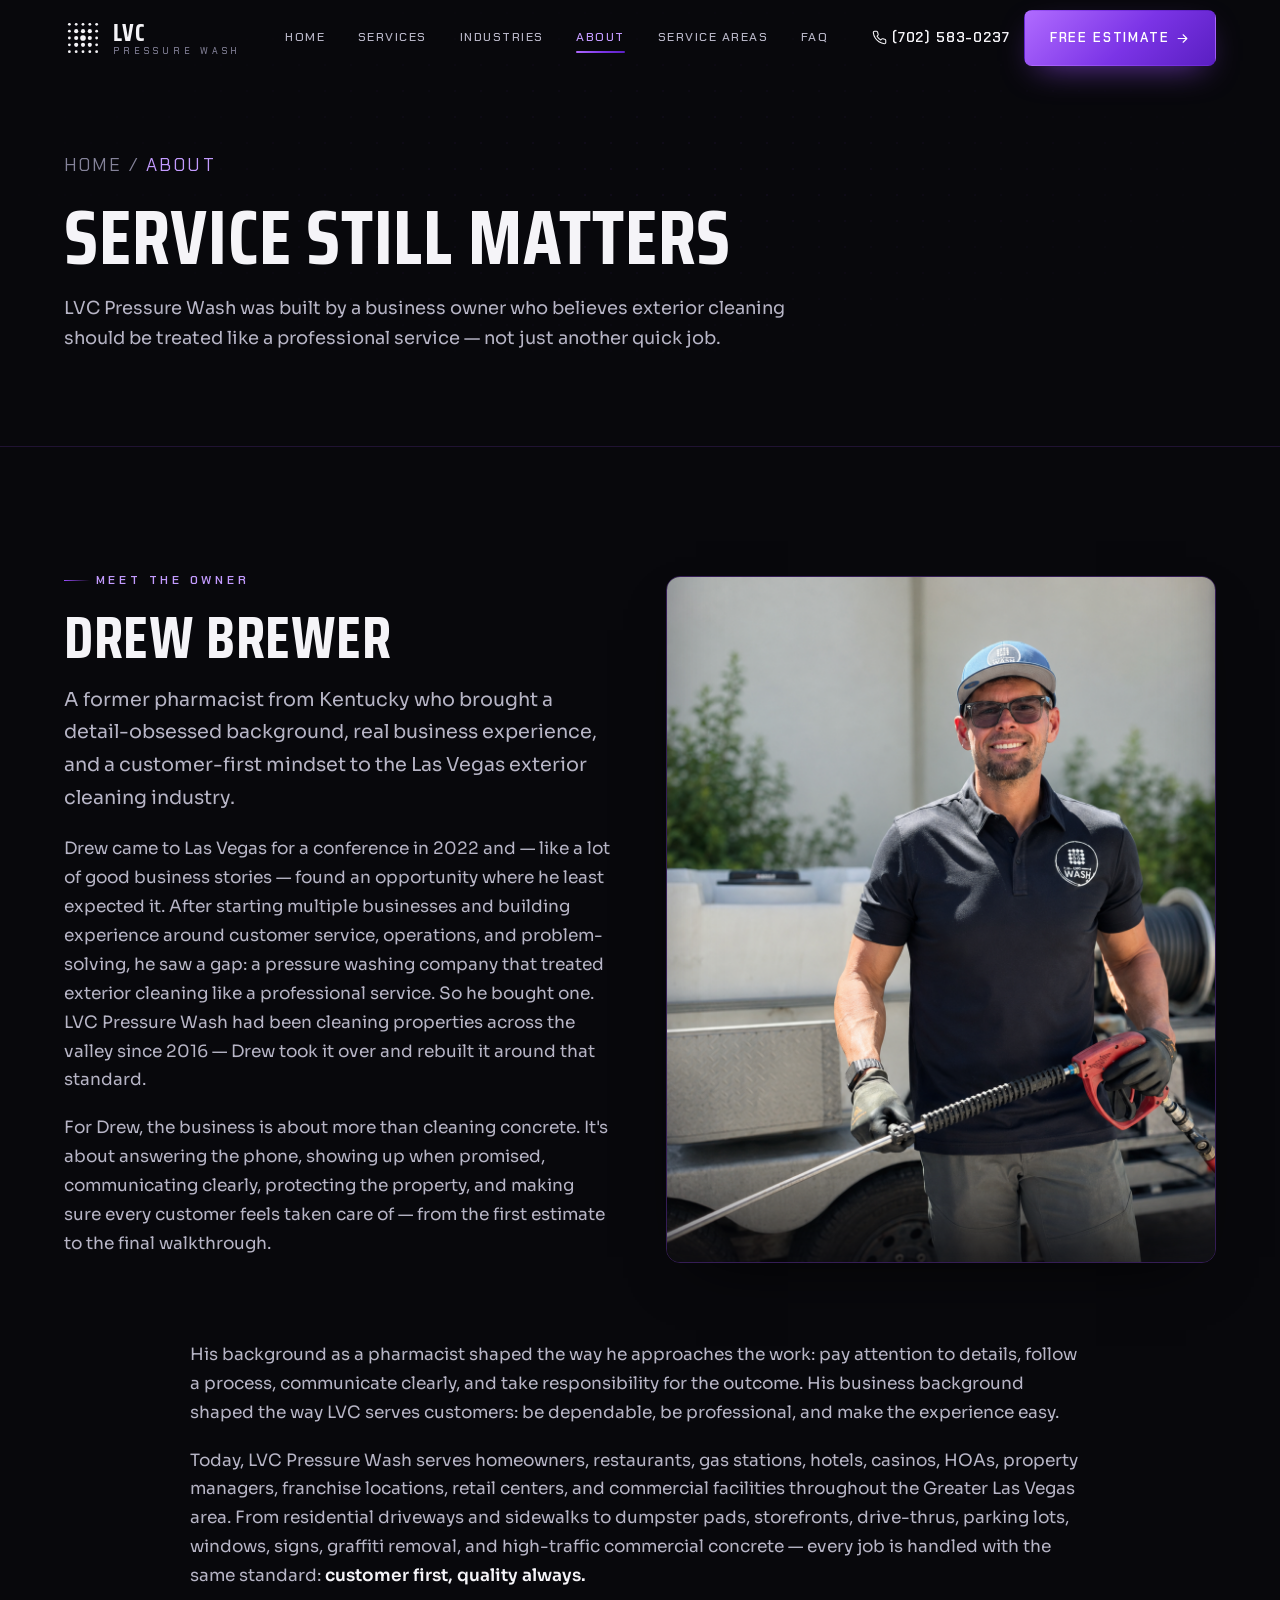
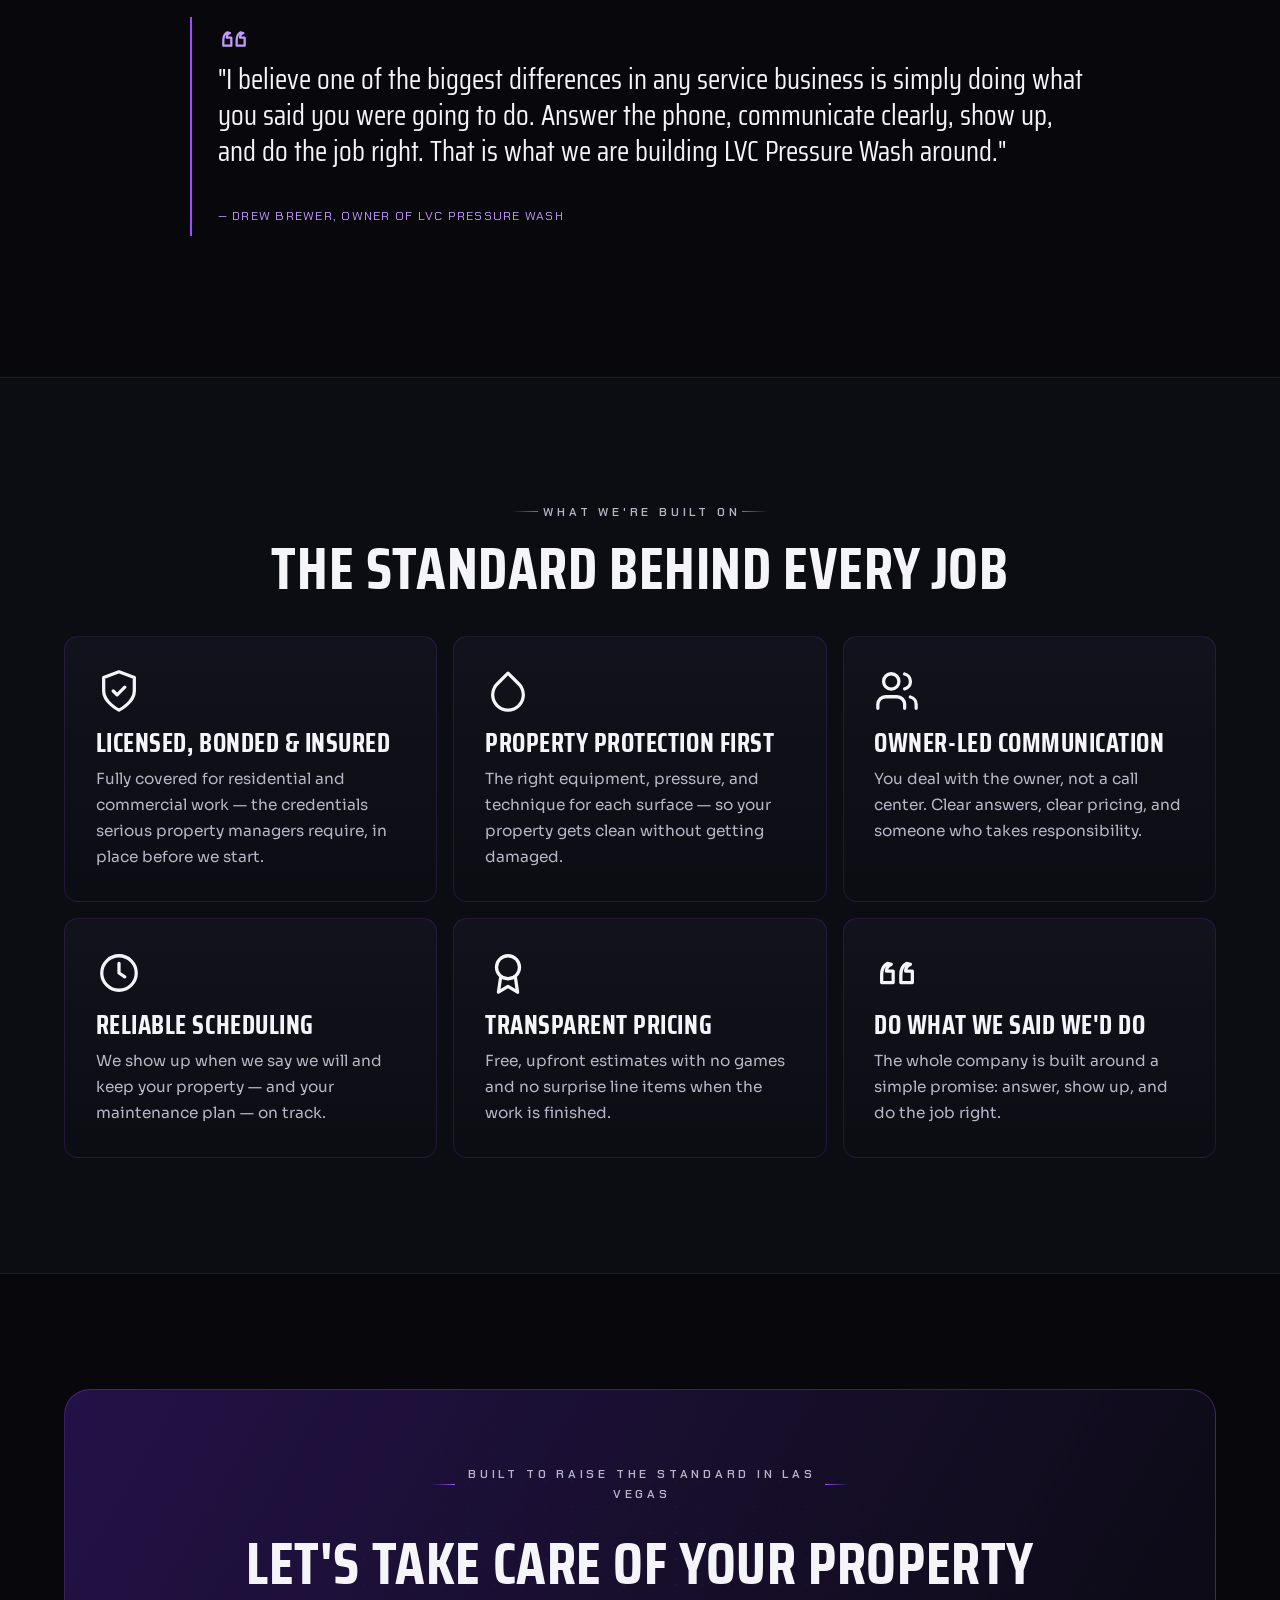
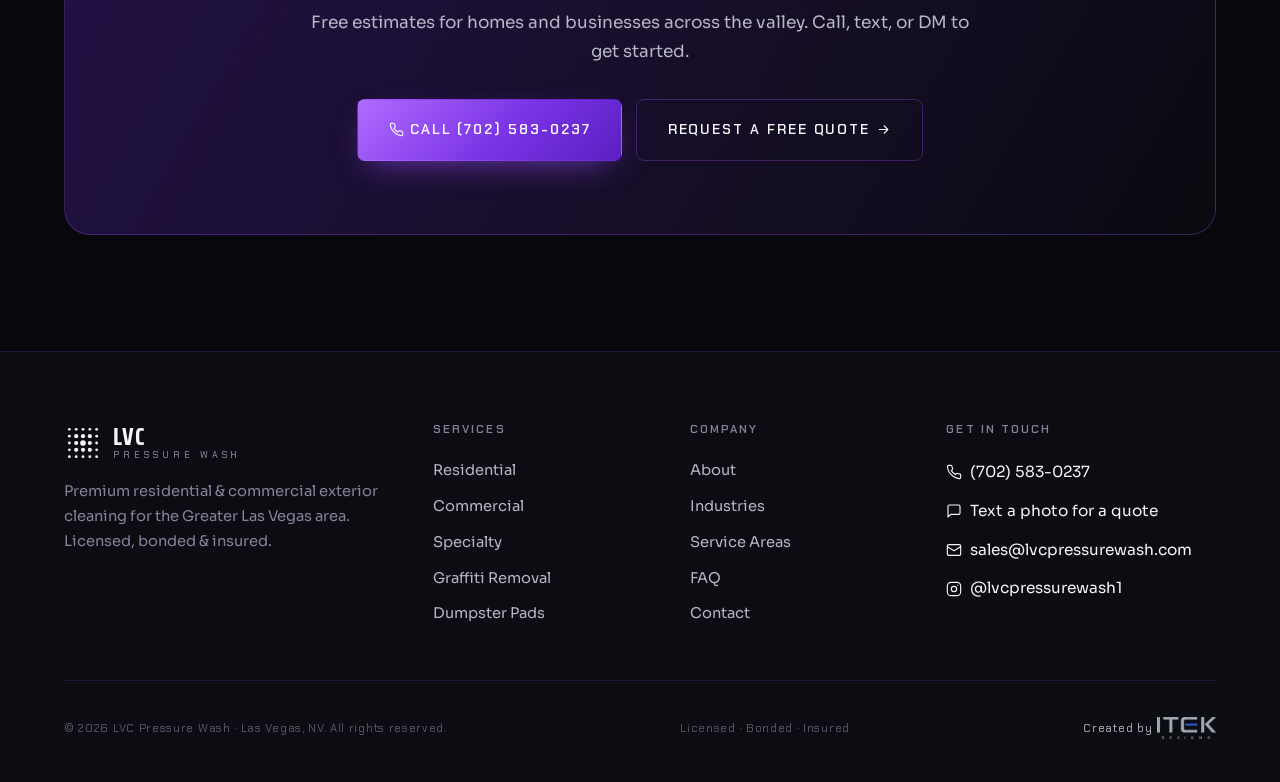
<file: site/about.html>
<!DOCTYPE html>
<html lang="en">
<head>
<meta charset="UTF-8">
<meta name="viewport" content="width=device-width, initial-scale=1">
<title>About — Meet Drew Brewer | LVC Pressure Wash Las Vegas</title>
<meta name="description" content="Owned by Drew Brewer, LVC Pressure Wash has cleaned Las Vegas properties since 2016. Licensed, bonded &amp; insured exterior cleaning.">
<link rel="canonical" href="https://www.lvcpressurewash.com/about">
<link rel="icon" href="assets/favicon.svg" type="image/svg+xml">
<link rel="preconnect" href="https://fonts.googleapis.com">
<link rel="preconnect" href="https://fonts.gstatic.com" crossorigin>
<link href="https://fonts.googleapis.com/css2?family=Chakra+Petch:wght@500;600;700&family=Saira+Condensed:wght@500;600;700;800&family=Sora:wght@300;400;500;600;700&display=swap" rel="stylesheet">
<link rel="stylesheet" href="css/styles.css">
</head>
<body>

<svg width="0" height="0" style="position:absolute" aria-hidden="true" focusable="false"><defs>
  <symbol id="mark" viewBox="0 0 46 46"><g fill="currentColor">
    <circle cx="6.5" cy="6.5" r="1.7"/><circle cx="14.75" cy="6.5" r="1.7"/><circle cx="23" cy="6.5" r="1.7"/><circle cx="31.25" cy="6.5" r="1.7"/><circle cx="39.5" cy="6.5" r="1.7"/>
    <circle cx="6.5" cy="14.75" r="1.7"/><circle cx="14.75" cy="14.75" r="2.5"/><circle cx="23" cy="14.75" r="2.5"/><circle cx="31.25" cy="14.75" r="2.5"/><circle cx="39.5" cy="14.75" r="1.7"/>
    <circle cx="6.5" cy="23" r="1.7"/><circle cx="14.75" cy="23" r="2.5"/><circle cx="23" cy="23" r="3.4"/><circle cx="31.25" cy="23" r="2.5"/><circle cx="39.5" cy="23" r="1.7"/>
    <circle cx="6.5" cy="31.25" r="1.7"/><circle cx="14.75" cy="31.25" r="2.5"/><circle cx="23" cy="31.25" r="2.5"/><circle cx="31.25" cy="31.25" r="2.5"/><circle cx="39.5" cy="31.25" r="1.7"/>
    <circle cx="6.5" cy="39.5" r="1.7"/><circle cx="14.75" cy="39.5" r="1.7"/><circle cx="23" cy="39.5" r="1.7"/><circle cx="31.25" cy="39.5" r="1.7"/><circle cx="39.5" cy="39.5" r="1.7"/>
  </g></symbol>
  <g fill="none" stroke="currentColor" stroke-width="1.7" stroke-linecap="round" stroke-linejoin="round">
    <symbol fill="none" stroke="currentColor" stroke-width="1.7" stroke-linecap="round" stroke-linejoin="round" id="i-phone" viewBox="0 0 24 24"><path d="M22 16.92v3a2 2 0 0 1-2.18 2 19.79 19.79 0 0 1-8.63-3.07 19.5 19.5 0 0 1-6-6A19.79 19.79 0 0 1 2.12 4.18 2 2 0 0 1 4.11 2h3a2 2 0 0 1 2 1.72c.13.96.36 1.9.7 2.81a2 2 0 0 1-.45 2.11L8.09 9.91a16 16 0 0 0 6 6l1.27-1.27a2 2 0 0 1 2.11-.45c.91.34 1.85.57 2.81.7A2 2 0 0 1 22 16.92z"/></symbol>
    <symbol fill="none" stroke="currentColor" stroke-width="1.7" stroke-linecap="round" stroke-linejoin="round" id="i-msg" viewBox="0 0 24 24"><path d="M21 15a2 2 0 0 1-2 2H7l-4 4V5a2 2 0 0 1 2-2h14a2 2 0 0 1 2 2z"/></symbol>
    <symbol fill="none" stroke="currentColor" stroke-width="1.7" stroke-linecap="round" stroke-linejoin="round" id="i-arrow" viewBox="0 0 24 24"><path d="M5 12h14M13 6l6 6-6 6"/></symbol>
    <symbol fill="none" stroke="currentColor" stroke-width="1.7" stroke-linecap="round" stroke-linejoin="round" id="i-mail" viewBox="0 0 24 24"><rect x="2" y="4" width="20" height="16" rx="2"/><path d="m2 7 10 6 10-6"/></symbol>
    <symbol fill="none" stroke="currentColor" stroke-width="1.7" stroke-linecap="round" stroke-linejoin="round" id="i-instagram" viewBox="0 0 24 24"><rect x="2" y="2" width="20" height="20" rx="5.5"/><circle cx="12" cy="12" r="4"/><path d="M17.5 6.5h.01"/></symbol>
    <symbol fill="none" stroke="currentColor" stroke-width="1.7" stroke-linecap="round" stroke-linejoin="round" id="i-shield" viewBox="0 0 24 24"><path d="M12 22s8-4 8-10V5l-8-3-8 3v7c0 6 8 10 8 10z"/><path d="M9 12l2 2 4-4"/></symbol>
    <symbol fill="none" stroke="currentColor" stroke-width="1.7" stroke-linecap="round" stroke-linejoin="round" id="i-droplet" viewBox="0 0 24 24"><path d="M12 2.7l5.66 5.66a8 8 0 1 1-11.32 0z"/></symbol>
    <symbol fill="none" stroke="currentColor" stroke-width="1.7" stroke-linecap="round" stroke-linejoin="round" id="i-clock" viewBox="0 0 24 24"><circle cx="12" cy="12" r="9"/><path d="M12 7v5l3 2"/></symbol>
    <symbol fill="none" stroke="currentColor" stroke-width="1.7" stroke-linecap="round" stroke-linejoin="round" id="i-award" viewBox="0 0 24 24"><circle cx="12" cy="9" r="6"/><path d="M8.2 13.9 7 22l5-3 5 3-1.2-8.1"/></symbol>
    <symbol fill="none" stroke="currentColor" stroke-width="1.7" stroke-linecap="round" stroke-linejoin="round" id="i-users" viewBox="0 0 24 24"><path d="M16 21v-2a4 4 0 0 0-4-4H6a4 4 0 0 0-4 4v2"/><circle cx="9" cy="7" r="4"/><path d="M22 21v-2a4 4 0 0 0-3-3.87M16 3.13a4 4 0 0 1 0 7.75"/></symbol>
    <symbol fill="none" stroke="currentColor" stroke-width="1.7" stroke-linecap="round" stroke-linejoin="round" id="i-quote" viewBox="0 0 24 24"><path d="M7 7c-2 1-3 3-3 6v4h6v-6H6.5C6.5 9 7.5 8 9 7.5zM17 7c-2 1-3 3-3 6v4h6v-6h-3.5c0-2 1-3 2.5-3.5z"/></symbol>
  </g>
</defs></svg>

<header class="header">
  <div class="container"><nav class="nav">
    <a href="/" class="brand" aria-label="LVC Pressure Wash home"><svg class="mark" viewBox="0 0 46 46" aria-hidden="true"><use href="#mark"/></svg><span class="brand-word"><span class="b1">LVC</span><span class="b2">PRESSURE&nbsp;WASH</span></span></a>
    <div class="nav-links"><a href="/">Home</a><a href="/services">Services</a><a href="/industries">Industries</a><a href="/about" class="active">About</a><a href="/service-areas">Service Areas</a><a href="/faq">FAQ</a></div>
    <div class="nav-cta"><a href="tel:+17025830237" class="nav-phone"><svg aria-hidden="true"><use href="#i-phone"/></svg>(702) 583-0237</a><a href="/contact" class="btn">Free Estimate <svg aria-hidden="true"><use href="#i-arrow"/></svg></a><button class="nav-toggle" aria-label="Open menu" aria-expanded="false" aria-controls="mobile-menu"><span></span></button></div>
  </nav></div>
</header>

<div class="mobile-menu" id="mobile-menu">
  <a href="/">Home <span>01</span></a><a href="/services">Services <span>02</span></a><a href="/industries">Industries <span>03</span></a><a href="/about">About <span>04</span></a><a href="/service-areas">Service Areas <span>05</span></a><a href="/faq">FAQ <span>06</span></a><a href="/contact">Contact <span>07</span></a>
  <a href="tel:+17025830237" class="btn btn-block btn-lg"><svg aria-hidden="true"><use href="#i-phone"/></svg> Call (702) 583-0237</a>
</div>

<main>
<section class="subhero">
  <div class="dotwash" aria-hidden="true"></div>
  <div class="container subhero-inner">
    <p class="crumbs"><a href="/">Home</a> / <span>About</span></p>
    <h1>Service still matters</h1>
    <p class="lead">LVC Pressure Wash was built by a business owner who believes exterior cleaning should be treated like a professional service — not just another quick job.</p>
  </div>
</section>

<section class="section">
  <div class="container">
    <div class="about-hero">
      <div class="reveal">
        <p class="eyebrow">Meet the owner</p>
        <h2 style="margin-bottom:1.1rem;">Drew Brewer</h2>
        <p class="lead">A former pharmacist from Kentucky who brought a detail-obsessed background, real business experience, and a customer-first mindset to the Las Vegas exterior cleaning industry.</p>
        <p>Drew came to Las Vegas for a conference in 2022 and — like a lot of good business stories — found an opportunity where he least expected it. After starting multiple businesses and building experience around customer service, operations, and problem-solving, he saw a gap: a pressure washing company that treated exterior cleaning like a professional service. So he bought one. LVC Pressure Wash had been cleaning properties across the valley since 2016 — Drew took it over and rebuilt it around that standard.</p>
        <p>For Drew, the business is about more than cleaning concrete. It's about answering the phone, showing up when promised, communicating clearly, protecting the property, and making sure every customer feels taken care of — from the first estimate to the final walkthrough.</p>
      </div>
      <div class="reveal" data-d="1">
        <div class="about-portrait">
          <img src="assets/img/drew.png" alt="Drew Brewer, owner of LVC Pressure Wash, holding a pressure washing wand in front of his equipment trailer">
        </div>
      </div>
    </div>

    <div class="reveal" style="max-width:900px; margin:clamp(2.5rem,5vw,4rem) auto 0;">
      <p>His background as a pharmacist shaped the way he approaches the work: pay attention to details, follow a process, communicate clearly, and take responsibility for the outcome. His business background shaped the way LVC serves customers: be dependable, be professional, and make the experience easy.</p>
      <p>Today, LVC Pressure Wash serves homeowners, restaurants, gas stations, hotels, casinos, HOAs, property managers, franchise locations, retail centers, and commercial facilities throughout the Greater Las Vegas area. From residential driveways and sidewalks to dumpster pads, storefronts, drive-thrus, parking lots, windows, signs, graffiti removal, and high-traffic commercial concrete — every job is handled with the same standard: <strong>customer first, quality always.</strong></p>
      <div class="quote">
        <svg style="width:32px;height:32px;color:var(--volt-glow);margin-bottom:.4rem;" aria-hidden="true"><use href="#i-quote"/></svg>
        <p>"I believe one of the biggest differences in any service business is simply doing what you said you were going to do. Answer the phone, communicate clearly, show up, and do the job right. That is what we are building LVC Pressure Wash around."</p>
        <cite>— Drew Brewer, Owner of LVC Pressure Wash</cite>
      </div>
    </div>
  </div>
</section>

<section class="section" style="background:var(--ink-1); border-block:1px solid var(--line);">
  <div class="container">
    <div class="section-head center reveal" style="margin-bottom:2.4rem;">
      <p class="eyebrow center">What we're built on</p>
      <h2>The standard behind every job</h2>
    </div>
    <div class="values reveal" data-d="1">
      <div class="card"><svg class="ic" aria-hidden="true"><use href="#i-shield"/></svg><h3>Licensed, bonded &amp; insured</h3><p>Fully covered for residential and commercial work — the credentials serious property managers require, in place before we start.</p></div>
      <div class="card"><svg class="ic" aria-hidden="true"><use href="#i-droplet"/></svg><h3>Property protection first</h3><p>The right equipment, pressure, and technique for each surface — so your property gets clean without getting damaged.</p></div>
      <div class="card"><svg class="ic" aria-hidden="true"><use href="#i-users"/></svg><h3>Owner-led communication</h3><p>You deal with the owner, not a call center. Clear answers, clear pricing, and someone who takes responsibility.</p></div>
      <div class="card"><svg class="ic" aria-hidden="true"><use href="#i-clock"/></svg><h3>Reliable scheduling</h3><p>We show up when we say we will and keep your property — and your maintenance plan — on track.</p></div>
      <div class="card"><svg class="ic" aria-hidden="true"><use href="#i-award"/></svg><h3>Transparent pricing</h3><p>Free, upfront estimates with no games and no surprise line items when the work is finished.</p></div>
      <div class="card"><svg class="ic" aria-hidden="true"><use href="#i-quote"/></svg><h3>Do what we said we'd do</h3><p>The whole company is built around a simple promise: answer, show up, and do the job right.</p></div>
    </div>
  </div>
</section>

<section class="section" style="padding-top:0;padding-bottom:0;">
  <div class="container" style="padding-block:var(--section-y);">
    <div class="cta-band reveal"><div class="dotwash" aria-hidden="true"></div>
      <div class="cta-inner">
        <p class="eyebrow center">Built to raise the standard in Las Vegas</p>
        <h2>Let's take care of your property</h2>
        <p>Free estimates for homes and businesses across the valley. Call, text, or DM to get started.</p>
        <div class="btn-row" style="justify-content:center;">
          <a href="tel:+17025830237" class="btn btn-lg"><svg aria-hidden="true"><use href="#i-phone"/></svg> Call (702) 583-0237</a>
          <a href="/contact" class="btn btn-ghost btn-lg">Request a free quote <svg aria-hidden="true"><use href="#i-arrow"/></svg></a>
        </div>
      </div>
    </div>
  </div>
</section>
</main>

<footer class="footer">
  <div class="container">
    <div class="footer-top">
      <div class="footer-brand"><a href="/" class="brand" aria-label="LVC Pressure Wash home"><svg class="mark" viewBox="0 0 46 46" aria-hidden="true"><use href="#mark"/></svg><span class="brand-word"><span class="b1">LVC</span><span class="b2">PRESSURE&nbsp;WASH</span></span></a><p>Premium residential &amp; commercial exterior cleaning for the Greater Las Vegas area. Licensed, bonded &amp; insured.</p></div>
      <div class="footer-col"><h4>Services</h4><a href="services.html#residential">Residential</a><a href="services.html#commercial">Commercial</a><a href="services.html#specialty">Specialty</a><a href="services.html#specialty">Graffiti Removal</a><a href="services.html#commercial">Dumpster Pads</a></div>
      <div class="footer-col"><h4>Company</h4><a href="/about">About</a><a href="/industries">Industries</a><a href="/service-areas">Service Areas</a><a href="/faq">FAQ</a><a href="/contact">Contact</a></div>
      <div class="footer-col footer-contact"><h4>Get in touch</h4><a href="tel:+17025830237"><svg aria-hidden="true"><use href="#i-phone"/></svg> (702) 583-0237</a><a href="sms:+17025830237"><svg aria-hidden="true"><use href="#i-msg"/></svg> Text a photo for a quote</a><a href="mailto:sales@lvcpressurewash.com"><svg aria-hidden="true"><use href="#i-mail"/></svg> sales@lvcpressurewash.com</a><a href="https://www.instagram.com/lvcpressurewash1" target="_blank" rel="noopener"><svg aria-hidden="true"><use href="#i-instagram"/></svg> @lvcpressurewash1</a></div>
    </div>
    <div class="footer-bottom"><p>© <span id="year">2026</span> LVC Pressure Wash · Las Vegas, NV. All rights reserved.</p><p>Licensed · Bonded · Insured</p><p><a class="itek-credit" href="https://itekdesigns.com" target="_blank" rel="noopener">Created by <img src="assets/img/itek-designs.png" alt="ITEK Designs" width="59" height="22" loading="lazy" decoding="async"></a></p></div>
  </div>
</footer>

<div class="mobile-bar"><a class="call" href="tel:+17025830237"><svg aria-hidden="true"><use href="#i-phone"/></svg> Call</a><a class="txt" href="sms:+17025830237"><svg aria-hidden="true"><use href="#i-msg"/></svg> Text a Quote</a></div>

<script src="js/main.js"></script>
</body>
</html>
</file>
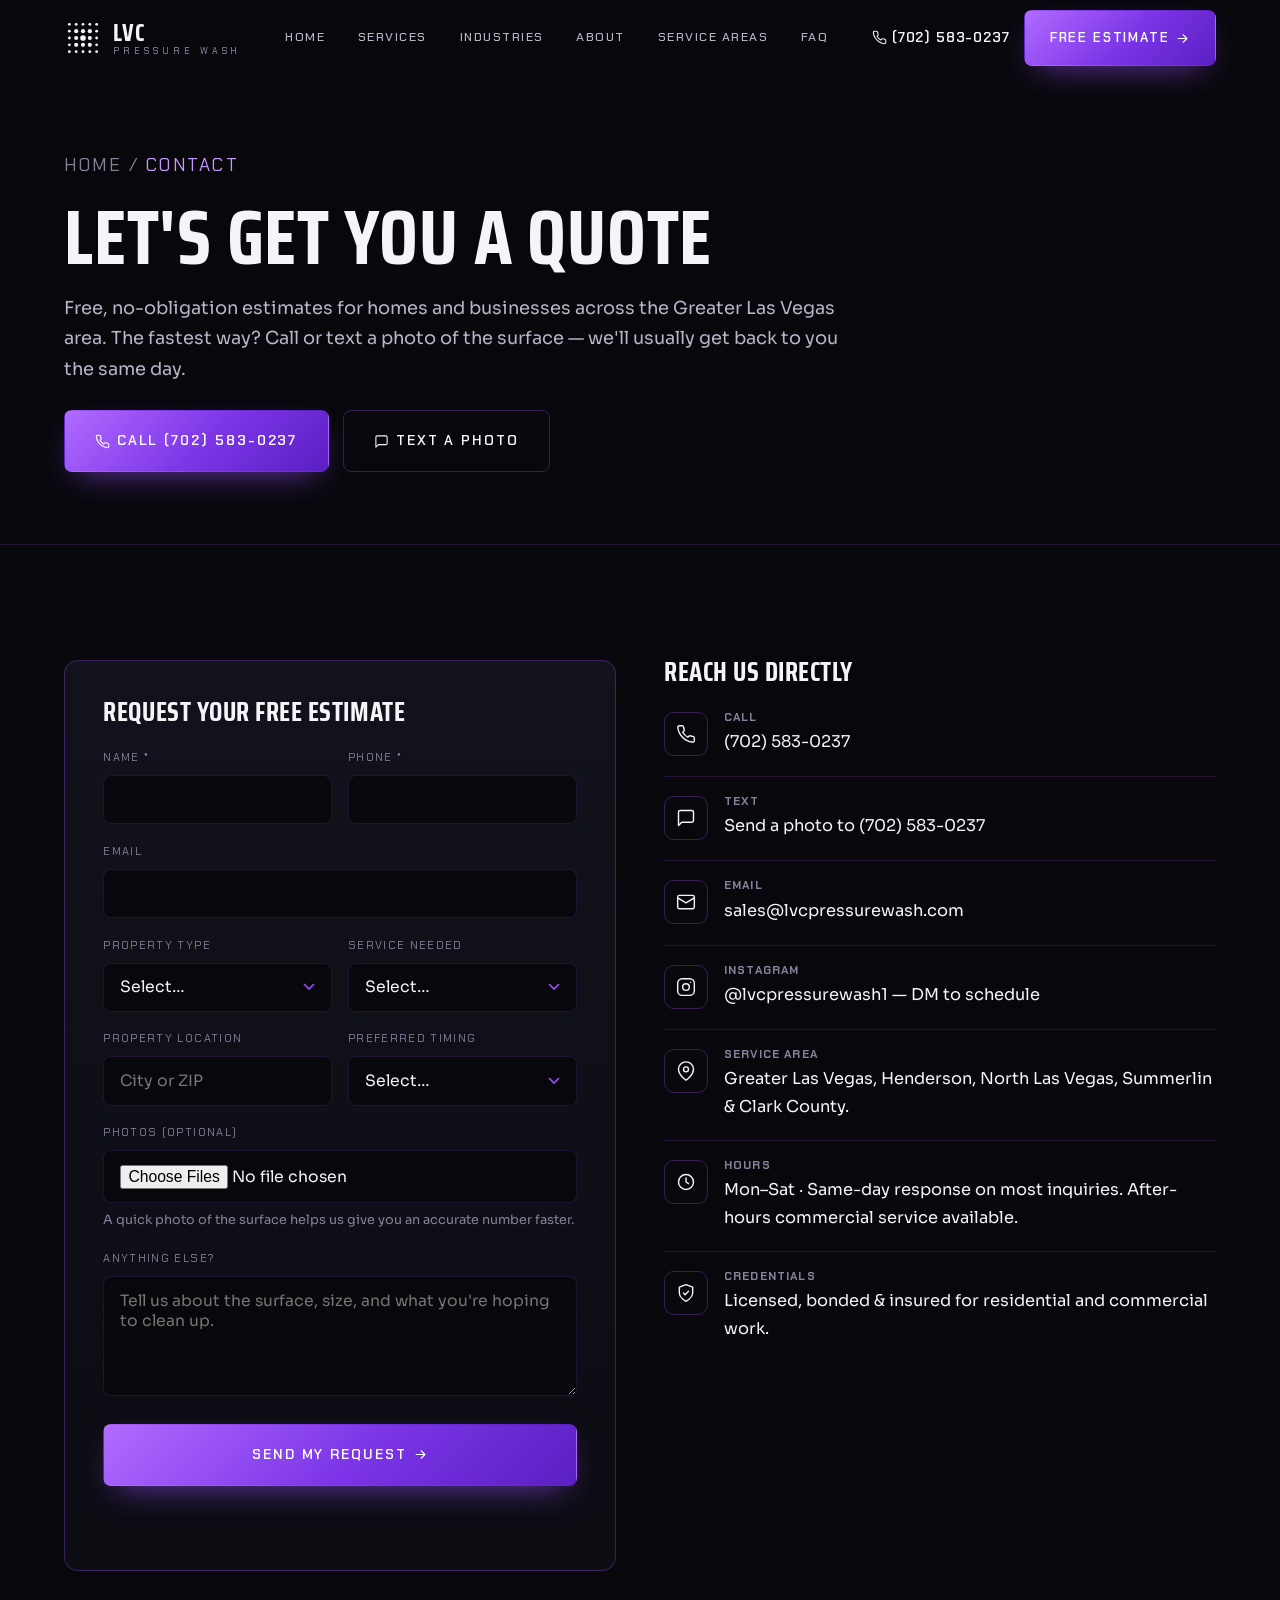
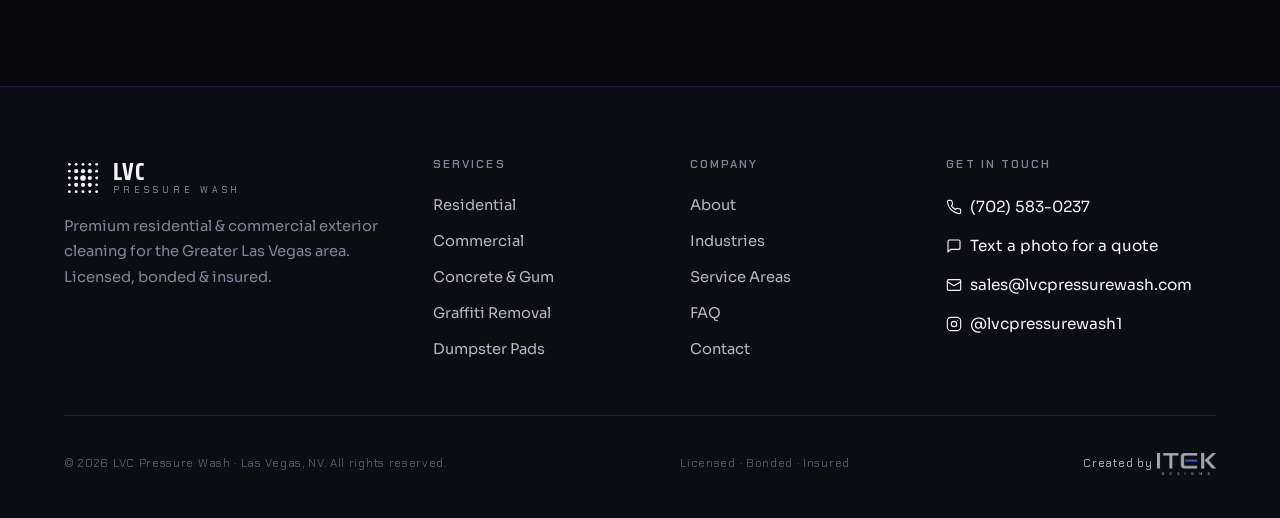
<file: site/contact.html>
<!DOCTYPE html>
<html lang="en">
<head>
<meta charset="UTF-8">
<meta name="viewport" content="width=device-width, initial-scale=1">
<title>Contact & Free Quote — LVC Pressure Wash Las Vegas</title>
<meta name="description" content="Request a free pressure washing estimate in Las Vegas. Call or text a photo of the surface. Residential &amp; commercial exterior cleaning.">
<link rel="canonical" href="https://www.lvcpressurewash.com/contact">
<link rel="icon" href="assets/favicon.svg" type="image/svg+xml">
<link rel="preconnect" href="https://fonts.googleapis.com">
<link rel="preconnect" href="https://fonts.gstatic.com" crossorigin>
<link href="https://fonts.googleapis.com/css2?family=Chakra+Petch:wght@500;600;700&family=Saira+Condensed:wght@500;600;700;800&family=Sora:wght@300;400;500;600;700&display=swap" rel="stylesheet">
<link rel="stylesheet" href="css/styles.css">
</head>
<body>

<svg width="0" height="0" style="position:absolute" aria-hidden="true" focusable="false"><defs>
  <symbol id="mark" viewBox="0 0 46 46"><g fill="currentColor">
    <circle cx="6.5" cy="6.5" r="1.7"/><circle cx="14.75" cy="6.5" r="1.7"/><circle cx="23" cy="6.5" r="1.7"/><circle cx="31.25" cy="6.5" r="1.7"/><circle cx="39.5" cy="6.5" r="1.7"/>
    <circle cx="6.5" cy="14.75" r="1.7"/><circle cx="14.75" cy="14.75" r="2.5"/><circle cx="23" cy="14.75" r="2.5"/><circle cx="31.25" cy="14.75" r="2.5"/><circle cx="39.5" cy="14.75" r="1.7"/>
    <circle cx="6.5" cy="23" r="1.7"/><circle cx="14.75" cy="23" r="2.5"/><circle cx="23" cy="23" r="3.4"/><circle cx="31.25" cy="23" r="2.5"/><circle cx="39.5" cy="23" r="1.7"/>
    <circle cx="6.5" cy="31.25" r="1.7"/><circle cx="14.75" cy="31.25" r="2.5"/><circle cx="23" cy="31.25" r="2.5"/><circle cx="31.25" cy="31.25" r="2.5"/><circle cx="39.5" cy="31.25" r="1.7"/>
    <circle cx="6.5" cy="39.5" r="1.7"/><circle cx="14.75" cy="39.5" r="1.7"/><circle cx="23" cy="39.5" r="1.7"/><circle cx="31.25" cy="39.5" r="1.7"/><circle cx="39.5" cy="39.5" r="1.7"/>
  </g></symbol>
  <g fill="none" stroke="currentColor" stroke-width="1.7" stroke-linecap="round" stroke-linejoin="round">
    <symbol fill="none" stroke="currentColor" stroke-width="1.7" stroke-linecap="round" stroke-linejoin="round" id="i-phone" viewBox="0 0 24 24"><path d="M22 16.92v3a2 2 0 0 1-2.18 2 19.79 19.79 0 0 1-8.63-3.07 19.5 19.5 0 0 1-6-6A19.79 19.79 0 0 1 2.12 4.18 2 2 0 0 1 4.11 2h3a2 2 0 0 1 2 1.72c.13.96.36 1.9.7 2.81a2 2 0 0 1-.45 2.11L8.09 9.91a16 16 0 0 0 6 6l1.27-1.27a2 2 0 0 1 2.11-.45c.91.34 1.85.57 2.81.7A2 2 0 0 1 22 16.92z"/></symbol>
    <symbol fill="none" stroke="currentColor" stroke-width="1.7" stroke-linecap="round" stroke-linejoin="round" id="i-msg" viewBox="0 0 24 24"><path d="M21 15a2 2 0 0 1-2 2H7l-4 4V5a2 2 0 0 1 2-2h14a2 2 0 0 1 2 2z"/></symbol>
    <symbol fill="none" stroke="currentColor" stroke-width="1.7" stroke-linecap="round" stroke-linejoin="round" id="i-arrow" viewBox="0 0 24 24"><path d="M5 12h14M13 6l6 6-6 6"/></symbol>
    <symbol fill="none" stroke="currentColor" stroke-width="1.7" stroke-linecap="round" stroke-linejoin="round" id="i-mail" viewBox="0 0 24 24"><rect x="2" y="4" width="20" height="16" rx="2"/><path d="m2 7 10 6 10-6"/></symbol>
    <symbol fill="none" stroke="currentColor" stroke-width="1.7" stroke-linecap="round" stroke-linejoin="round" id="i-pin" viewBox="0 0 24 24"><path d="M21 10c0 7-9 13-9 13s-9-6-9-13a9 9 0 0 1 18 0z"/><circle cx="12" cy="10" r="3"/></symbol>
    <symbol fill="none" stroke="currentColor" stroke-width="1.7" stroke-linecap="round" stroke-linejoin="round" id="i-clock" viewBox="0 0 24 24"><circle cx="12" cy="12" r="9"/><path d="M12 7v5l3 2"/></symbol>
    <symbol fill="none" stroke="currentColor" stroke-width="1.7" stroke-linecap="round" stroke-linejoin="round" id="i-instagram" viewBox="0 0 24 24"><rect x="2" y="2" width="20" height="20" rx="5.5"/><circle cx="12" cy="12" r="4"/><path d="M17.5 6.5h.01"/></symbol>
    <symbol fill="none" stroke="currentColor" stroke-width="1.7" stroke-linecap="round" stroke-linejoin="round" id="i-shield" viewBox="0 0 24 24"><path d="M12 22s8-4 8-10V5l-8-3-8 3v7c0 6 8 10 8 10z"/><path d="M9 12l2 2 4-4"/></symbol>
  </g>
</defs></svg>

<header class="header">
  <div class="container"><nav class="nav">
    <a href="/" class="brand" aria-label="LVC Pressure Wash home">
      <svg class="mark" viewBox="0 0 46 46" aria-hidden="true"><use href="#mark"/></svg>
      <span class="brand-word"><span class="b1">LVC</span><span class="b2">PRESSURE&nbsp;WASH</span></span>
    </a>
    <div class="nav-links">
      <a href="/">Home</a><a href="/services">Services</a><a href="/industries">Industries</a><a href="/about">About</a><a href="/service-areas">Service Areas</a><a href="/faq">FAQ</a>
    </div>
    <div class="nav-cta">
      <a href="tel:+17025830237" class="nav-phone"><svg aria-hidden="true"><use href="#i-phone"/></svg>(702) 583-0237</a>
      <a href="/contact" class="btn">Free Estimate <svg aria-hidden="true"><use href="#i-arrow"/></svg></a>
      <button class="nav-toggle" aria-label="Open menu" aria-expanded="false" aria-controls="mobile-menu"><span></span></button>
    </div>
  </nav></div>
</header>

<div class="mobile-menu" id="mobile-menu">
  <a href="/">Home <span>01</span></a><a href="/services">Services <span>02</span></a><a href="/industries">Industries <span>03</span></a><a href="/about">About <span>04</span></a><a href="/service-areas">Service Areas <span>05</span></a><a href="/faq">FAQ <span>06</span></a><a href="/contact">Contact <span>07</span></a>
  <a href="tel:+17025830237" class="btn btn-block btn-lg"><svg aria-hidden="true"><use href="#i-phone"/></svg> Call (702) 583-0237</a>
</div>

<main>
<section class="subhero">
  <div class="dotwash" aria-hidden="true"></div>
  <div class="container subhero-inner">
    <p class="crumbs"><a href="/">Home</a> / <span>Contact</span></p>
    <h1>Let's get you a quote</h1>
    <p class="lead">Free, no-obligation estimates for homes and businesses across the Greater Las Vegas area. The fastest way? Call or text a photo of the surface — we'll usually get back to you the same day.</p>
    <div class="btn-row" style="margin-top:1.6rem;">
      <a href="tel:+17025830237" class="btn btn-lg"><svg aria-hidden="true"><use href="#i-phone"/></svg> Call (702) 583-0237</a>
      <a href="sms:+17025830237" class="btn btn-ghost btn-lg"><svg aria-hidden="true"><use href="#i-msg"/></svg> Text a photo</a>
    </div>
  </div>
</section>

<section class="section">
  <div class="container">
    <div class="contact-grid">
      <div class="reveal">
        <form class="form" id="quote-form" novalidate>
          <h3 style="margin-bottom:1.4rem;">Request your free estimate</h3>
          <div class="field-row">
            <div class="field"><label for="name">Name <span class="req">*</span></label><input id="name" name="name" type="text" autocomplete="name" required></div>
            <div class="field"><label for="phone">Phone <span class="req">*</span></label><input id="phone" name="phone" type="tel" autocomplete="tel" required></div>
          </div>
          <div class="field"><label for="email">Email</label><input id="email" name="email" type="email" autocomplete="email"></div>
          <div class="field-row">
            <div class="field"><label for="ptype">Property type</label>
              <select id="ptype" name="property_type">
                <option value="">Select…</option><option>Residential — home</option><option>Commercial — business</option><option>HOA / Property management</option><option>Multi-location / Franchise</option>
              </select>
            </div>
            <div class="field"><label for="service">Service needed</label>
              <select id="service" name="service">
                <option value="">Select…</option><option>Driveway / Sidewalk</option><option>Concrete &amp; gum removal</option><option>Storefront / Building wash</option><option>Parking lot</option><option>Dumpster pad</option><option>Drive-thru</option><option>Graffiti removal</option><option>Windows &amp; signs</option><option>Oil / gas / rust</option><option>Bird waste &amp; deterrent</option><option>Recurring maintenance</option><option>Other / not sure</option>
              </select>
            </div>
          </div>
          <div class="field-row">
            <div class="field"><label for="location">Property location</label><input id="location" name="location" type="text" placeholder="City or ZIP" autocomplete="address-level2"></div>
            <div class="field"><label for="timing">Preferred timing</label>
              <select id="timing" name="timing">
                <option value="">Select…</option><option>As soon as possible</option><option>This week</option><option>This month</option><option>Just getting a quote</option>
              </select>
            </div>
          </div>
          <div class="field"><label for="photos">Photos (optional)</label><input id="photos" name="photos" type="file" accept="image/*" multiple><p class="form-note">A quick photo of the surface helps us give you an accurate number faster.</p></div>
          <div class="field"><label for="message">Anything else?</label><textarea id="message" name="message" placeholder="Tell us about the surface, size, and what you're hoping to clean up."></textarea></div>
          <button type="submit" class="btn btn-lg btn-block">Send my request <svg aria-hidden="true"><use href="#i-arrow"/></svg></button>
          <p class="form-status" role="status" aria-live="polite" style="margin-top:1rem; font-family:var(--f-mono); font-size:.8rem; letter-spacing:.04em; min-height:1.2em;"></p>
        </form>
      </div>

      <aside class="contact-aside reveal" data-d="1">
        <h3 style="margin-bottom:.4rem;">Reach us directly</h3>
        <div class="ci"><span class="ib"><svg aria-hidden="true"><use href="#i-phone"/></svg></span><div><h4>Call</h4><a href="tel:+17025830237">(702) 583-0237</a></div></div>
        <div class="ci"><span class="ib"><svg aria-hidden="true"><use href="#i-msg"/></svg></span><div><h4>Text</h4><a href="sms:+17025830237">Send a photo to (702) 583-0237</a></div></div>
        <div class="ci"><span class="ib"><svg aria-hidden="true"><use href="#i-mail"/></svg></span><div><h4>Email</h4><a href="mailto:sales@lvcpressurewash.com">sales@lvcpressurewash.com</a></div></div>
        <div class="ci"><span class="ib"><svg aria-hidden="true"><use href="#i-instagram"/></svg></span><div><h4>Instagram</h4><a href="https://www.instagram.com/lvcpressurewash1" target="_blank" rel="noopener">@lvcpressurewash1 — DM to schedule</a></div></div>
        <div class="ci"><span class="ib"><svg aria-hidden="true"><use href="#i-pin"/></svg></span><div><h4>Service area</h4><p>Greater Las Vegas, Henderson, North Las Vegas, Summerlin &amp; Clark County.</p></div></div>
        <div class="ci"><span class="ib"><svg aria-hidden="true"><use href="#i-clock"/></svg></span><div><h4>Hours</h4><p>Mon–Sat · Same-day response on most inquiries. After-hours commercial service available.</p></div></div>
        <div class="ci" style="border-bottom:none;"><span class="ib"><svg aria-hidden="true"><use href="#i-shield"/></svg></span><div><h4>Credentials</h4><p>Licensed, bonded &amp; insured for residential and commercial work.</p></div></div>
      </aside>
    </div>
  </div>
</section>
</main>

<footer class="footer">
  <div class="container">
    <div class="footer-top">
      <div class="footer-brand">
        <a href="/" class="brand" aria-label="LVC Pressure Wash home"><svg class="mark" viewBox="0 0 46 46" aria-hidden="true"><use href="#mark"/></svg><span class="brand-word"><span class="b1">LVC</span><span class="b2">PRESSURE&nbsp;WASH</span></span></a>
        <p>Premium residential &amp; commercial exterior cleaning for the Greater Las Vegas area. Licensed, bonded &amp; insured.</p>
      </div>
      <div class="footer-col"><h4>Services</h4><a href="services.html#residential">Residential</a><a href="services.html#commercial">Commercial</a><a href="/services">Concrete &amp; Gum</a><a href="/services">Graffiti Removal</a><a href="/services">Dumpster Pads</a></div>
      <div class="footer-col"><h4>Company</h4><a href="/about">About</a><a href="/industries">Industries</a><a href="/service-areas">Service Areas</a><a href="/faq">FAQ</a><a href="/contact">Contact</a></div>
      <div class="footer-col footer-contact"><h4>Get in touch</h4>
        <a href="tel:+17025830237"><svg aria-hidden="true"><use href="#i-phone"/></svg> (702) 583-0237</a>
        <a href="sms:+17025830237"><svg aria-hidden="true"><use href="#i-msg"/></svg> Text a photo for a quote</a>
        <a href="mailto:sales@lvcpressurewash.com"><svg aria-hidden="true"><use href="#i-mail"/></svg> sales@lvcpressurewash.com</a>
        <a href="https://www.instagram.com/lvcpressurewash1" target="_blank" rel="noopener"><svg aria-hidden="true"><use href="#i-instagram"/></svg> @lvcpressurewash1</a>
      </div>
    </div>
    <div class="footer-bottom"><p>© <span id="year">2026</span> LVC Pressure Wash · Las Vegas, NV. All rights reserved.</p><p>Licensed · Bonded · Insured</p><p><a class="itek-credit" href="https://itekdesigns.com" target="_blank" rel="noopener">Created by <img src="assets/img/itek-designs.png" alt="ITEK Designs" width="59" height="22" loading="lazy" decoding="async"></a></p></div>
  </div>
</footer>

<div class="mobile-bar">
  <a class="call" href="tel:+17025830237"><svg aria-hidden="true"><use href="#i-phone"/></svg> Call</a>
  <a class="txt" href="sms:+17025830237"><svg aria-hidden="true"><use href="#i-msg"/></svg> Text a Quote</a>
</div>

<script src="js/main.js"></script>
</body>
</html>
</file>
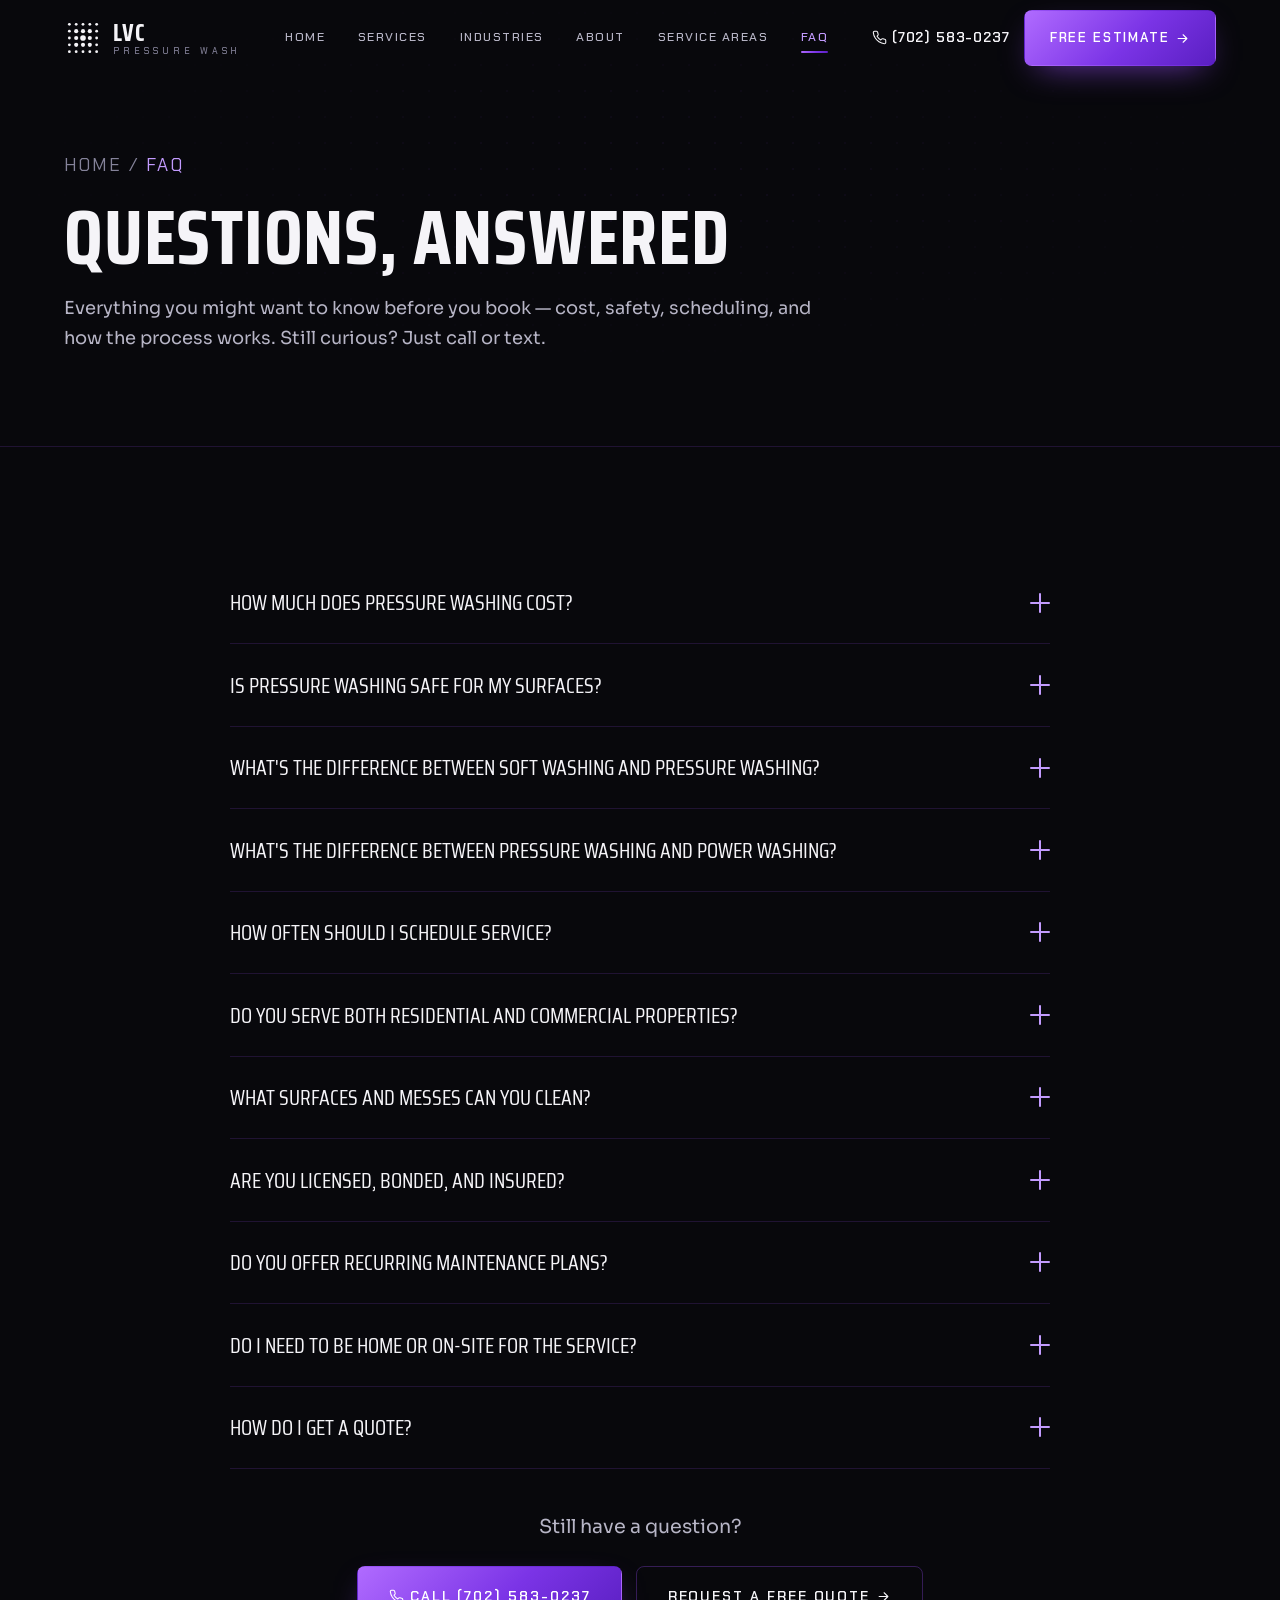
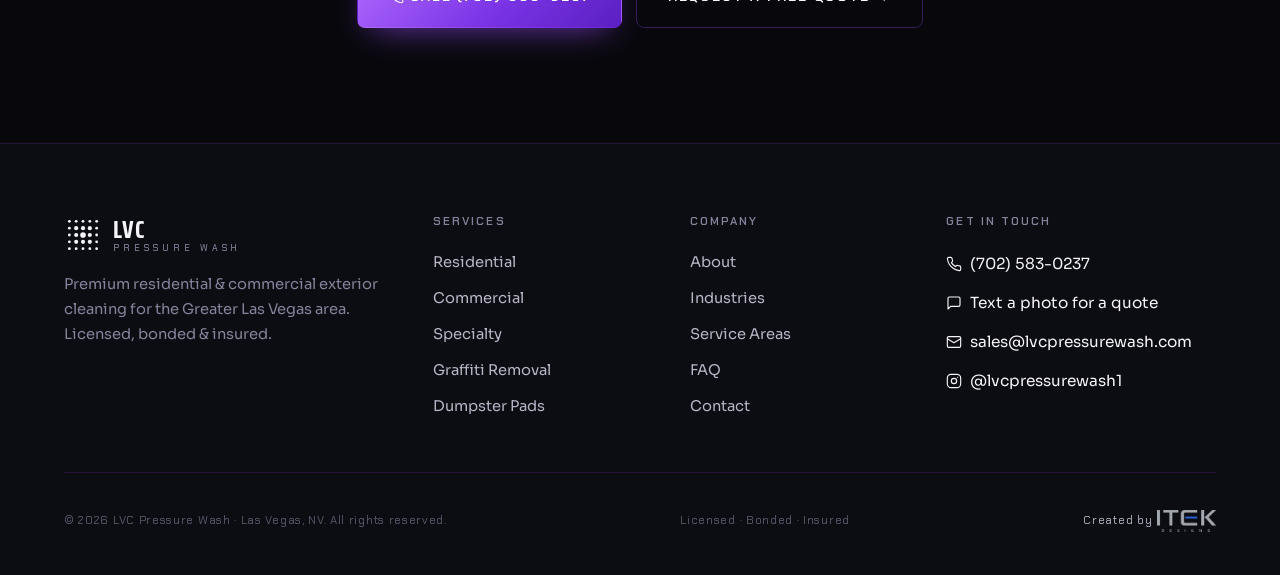
<file: site/faq.html>
<!DOCTYPE html>
<html lang="en">
<head>
<meta charset="UTF-8">
<meta name="viewport" content="width=device-width, initial-scale=1">
<title>FAQ — Pressure Washing Questions Answered | LVC Las Vegas</title>
<meta name="description" content="Pressure washing questions answered: cost, surface safety, soft washing, how often to schedule, licensing &amp; insurance, and free Las Vegas quotes.">
<link rel="canonical" href="https://www.lvcpressurewash.com/faq">
<link rel="icon" href="assets/favicon.svg" type="image/svg+xml">
<link rel="preconnect" href="https://fonts.googleapis.com">
<link rel="preconnect" href="https://fonts.gstatic.com" crossorigin>
<link href="https://fonts.googleapis.com/css2?family=Chakra+Petch:wght@500;600;700&family=Saira+Condensed:wght@500;600;700;800&family=Sora:wght@300;400;500;600;700&display=swap" rel="stylesheet">
<link rel="stylesheet" href="css/styles.css">

<!-- SEO: structured data -->
<script type="application/ld+json">
{
  "@context": "https://schema.org",
  "@type": "FAQPage",
  "mainEntity": [
    {
      "@type": "Question",
      "name": "How much does pressure washing cost?",
      "acceptedAnswer": {
        "@type": "Answer",
        "text": "Cost depends on the surface type, the size of the area, and how much buildup we're removing. A residential driveway is very different from a commercial parking lot. That's why every estimate is free and specific to your property — call, text a photo, or use the contact form and we'll give you a clear, upfront number with no obligation."
      }
    },
    {
      "@type": "Question",
      "name": "Is pressure washing safe for my surfaces?",
      "acceptedAnswer": {
        "@type": "Answer",
        "text": "Yes — when it's matched to the surface. We adjust pressure, temperature, and detergents for each material, and use gentler soft-wash methods on siding, stucco, and delicate surfaces that shouldn't take high pressure. Protecting your property is part of doing the job right."
      }
    },
    {
      "@type": "Question",
      "name": "What's the difference between soft washing and pressure washing?",
      "acceptedAnswer": {
        "@type": "Answer",
        "text": "Pressure washing uses high-pressure water to blast grime off hard surfaces like concrete. Soft washing uses low pressure with specialized cleaning solutions to safely clean more delicate surfaces — siding, stucco, painted walls, and some roofs. We choose the right method for each surface so you get a deep clean without damage."
      }
    },
    {
      "@type": "Question",
      "name": "What's the difference between pressure washing and power washing?",
      "acceptedAnswer": {
        "@type": "Answer",
        "text": "Both use high-pressure water. Power washing also heats the water, which cuts through grease, oil, and gum far faster. We use hot-water power washing where it matters most — fuel islands, dumpster pads, and drive-thrus — and standard pressure or soft washing where that's the better fit."
      }
    },
    {
      "@type": "Question",
      "name": "How often should I schedule service?",
      "acceptedAnswer": {
        "@type": "Answer",
        "text": "Most homes look their best with a clean once or twice a year, or before a big event or listing. High-traffic commercial properties — restaurants, gas stations, retail centers — usually benefit from monthly or quarterly maintenance. We'll recommend a cadence based on how your property is used and what fits your budget."
      }
    },
    {
      "@type": "Question",
      "name": "Do you serve both residential and commercial properties?",
      "acceptedAnswer": {
        "@type": "Answer",
        "text": "Both. We handle one-time residential jobs — driveways, sidewalks, siding, patios — and recurring commercial maintenance for businesses, HOAs, property managers, restaurants, gas stations, hotels, casinos, and multi-location franchises across the valley."
      }
    },
    {
      "@type": "Question",
      "name": "What surfaces and messes can you clean?",
      "acceptedAnswer": {
        "@type": "Answer",
        "text": "Concrete, pavers, brick, stucco, siding, metal, glass, and signage — driveways, sidewalks, storefronts, parking lots, dumpster pads, drive-thrus, fuel islands, and high-traffic concrete. We remove dirt, grease, oil, gum, tire marks, rust, mineral staining, graffiti, bird waste, and everyday desert grime."
      }
    },
    {
      "@type": "Question",
      "name": "Are you licensed, bonded, and insured?",
      "acceptedAnswer": {
        "@type": "Answer",
        "text": "Yes. LVC Pressure Wash is fully licensed, bonded, and insured for both residential and commercial work — the credentials property managers and business owners expect, in place before we start."
      }
    },
    {
      "@type": "Question",
      "name": "Do you offer recurring maintenance plans?",
      "acceptedAnswer": {
        "@type": "Answer",
        "text": "We do. Weekly, bi-weekly, monthly, and quarterly plans keep commercial properties, HOAs, and managed portfolios consistently sharp — with flexible scheduling, after-hours and off-peak service, consistent results, and volume-friendly pricing for multiple locations."
      }
    },
    {
      "@type": "Question",
      "name": "Do I need to be home or on-site for the service?",
      "acceptedAnswer": {
        "@type": "Answer",
        "text": "Usually not, as long as we have access to the areas being cleaned and a water source. Many commercial jobs are done after-hours or off-peak specifically to avoid disrupting your operation. We'll confirm the details when we schedule."
      }
    },
    {
      "@type": "Question",
      "name": "How do I get a quote?",
      "acceptedAnswer": {
        "@type": "Answer",
        "text": "Easiest options: call or text (702) 583-0237 — a quick photo of the surface helps us quote fast — or send your details through the contact form. You can also DM us on Instagram. Estimates are always free and there's no obligation."
      }
    }
  ]
}
</script>
</head>
<body>

<svg width="0" height="0" style="position:absolute" aria-hidden="true" focusable="false"><defs>
  <symbol id="mark" viewBox="0 0 46 46"><g fill="currentColor">
    <circle cx="6.5" cy="6.5" r="1.7"/><circle cx="14.75" cy="6.5" r="1.7"/><circle cx="23" cy="6.5" r="1.7"/><circle cx="31.25" cy="6.5" r="1.7"/><circle cx="39.5" cy="6.5" r="1.7"/>
    <circle cx="6.5" cy="14.75" r="1.7"/><circle cx="14.75" cy="14.75" r="2.5"/><circle cx="23" cy="14.75" r="2.5"/><circle cx="31.25" cy="14.75" r="2.5"/><circle cx="39.5" cy="14.75" r="1.7"/>
    <circle cx="6.5" cy="23" r="1.7"/><circle cx="14.75" cy="23" r="2.5"/><circle cx="23" cy="23" r="3.4"/><circle cx="31.25" cy="23" r="2.5"/><circle cx="39.5" cy="23" r="1.7"/>
    <circle cx="6.5" cy="31.25" r="1.7"/><circle cx="14.75" cy="31.25" r="2.5"/><circle cx="23" cy="31.25" r="2.5"/><circle cx="31.25" cy="31.25" r="2.5"/><circle cx="39.5" cy="31.25" r="1.7"/>
    <circle cx="6.5" cy="39.5" r="1.7"/><circle cx="14.75" cy="39.5" r="1.7"/><circle cx="23" cy="39.5" r="1.7"/><circle cx="31.25" cy="39.5" r="1.7"/><circle cx="39.5" cy="39.5" r="1.7"/>
  </g></symbol>
  <g fill="none" stroke="currentColor" stroke-width="1.7" stroke-linecap="round" stroke-linejoin="round">
    <symbol fill="none" stroke="currentColor" stroke-width="1.7" stroke-linecap="round" stroke-linejoin="round" id="i-phone" viewBox="0 0 24 24"><path d="M22 16.92v3a2 2 0 0 1-2.18 2 19.79 19.79 0 0 1-8.63-3.07 19.5 19.5 0 0 1-6-6A19.79 19.79 0 0 1 2.12 4.18 2 2 0 0 1 4.11 2h3a2 2 0 0 1 2 1.72c.13.96.36 1.9.7 2.81a2 2 0 0 1-.45 2.11L8.09 9.91a16 16 0 0 0 6 6l1.27-1.27a2 2 0 0 1 2.11-.45c.91.34 1.85.57 2.81.7A2 2 0 0 1 22 16.92z"/></symbol>
    <symbol fill="none" stroke="currentColor" stroke-width="1.7" stroke-linecap="round" stroke-linejoin="round" id="i-msg" viewBox="0 0 24 24"><path d="M21 15a2 2 0 0 1-2 2H7l-4 4V5a2 2 0 0 1 2-2h14a2 2 0 0 1 2 2z"/></symbol>
    <symbol fill="none" stroke="currentColor" stroke-width="1.7" stroke-linecap="round" stroke-linejoin="round" id="i-arrow" viewBox="0 0 24 24"><path d="M5 12h14M13 6l6 6-6 6"/></symbol>
    <symbol fill="none" stroke="currentColor" stroke-width="1.7" stroke-linecap="round" stroke-linejoin="round" id="i-mail" viewBox="0 0 24 24"><rect x="2" y="4" width="20" height="16" rx="2"/><path d="m2 7 10 6 10-6"/></symbol>
    <symbol fill="none" stroke="currentColor" stroke-width="1.7" stroke-linecap="round" stroke-linejoin="round" id="i-instagram" viewBox="0 0 24 24"><rect x="2" y="2" width="20" height="20" rx="5.5"/><circle cx="12" cy="12" r="4"/><path d="M17.5 6.5h.01"/></symbol>
  </g>
</defs></svg>

<header class="header">
  <div class="container"><nav class="nav">
    <a href="/" class="brand" aria-label="LVC Pressure Wash home"><svg class="mark" viewBox="0 0 46 46" aria-hidden="true"><use href="#mark"/></svg><span class="brand-word"><span class="b1">LVC</span><span class="b2">PRESSURE&nbsp;WASH</span></span></a>
    <div class="nav-links"><a href="/">Home</a><a href="/services">Services</a><a href="/industries">Industries</a><a href="/about">About</a><a href="/service-areas">Service Areas</a><a href="/faq" class="active">FAQ</a></div>
    <div class="nav-cta"><a href="tel:+17025830237" class="nav-phone"><svg aria-hidden="true"><use href="#i-phone"/></svg>(702) 583-0237</a><a href="/contact" class="btn">Free Estimate <svg aria-hidden="true"><use href="#i-arrow"/></svg></a><button class="nav-toggle" aria-label="Open menu" aria-expanded="false" aria-controls="mobile-menu"><span></span></button></div>
  </nav></div>
</header>

<div class="mobile-menu" id="mobile-menu">
  <a href="/">Home <span>01</span></a><a href="/services">Services <span>02</span></a><a href="/industries">Industries <span>03</span></a><a href="/about">About <span>04</span></a><a href="/service-areas">Service Areas <span>05</span></a><a href="/faq">FAQ <span>06</span></a><a href="/contact">Contact <span>07</span></a>
  <a href="tel:+17025830237" class="btn btn-block btn-lg"><svg aria-hidden="true"><use href="#i-phone"/></svg> Call (702) 583-0237</a>
</div>

<main>
<section class="subhero">
  <div class="dotwash" aria-hidden="true"></div>
  <div class="container subhero-inner">
    <p class="crumbs"><a href="/">Home</a> / <span>FAQ</span></p>
    <h1>Questions, answered</h1>
    <p class="lead">Everything you might want to know before you book — cost, safety, scheduling, and how the process works. Still curious? Just call or text.</p>
  </div>
</section>

<section class="section">
  <div class="container">
    <div class="faq reveal">
      <div class="faq-item"><button class="faq-q" aria-expanded="false">How much does pressure washing cost? <span class="pm" aria-hidden="true"></span></button><div class="faq-a"><p>Cost depends on the surface type, the size of the area, and how much buildup we're removing. A residential driveway is very different from a commercial parking lot. That's why every estimate is free and specific to your property — call, text a photo, or use the contact form and we'll give you a clear, upfront number with no obligation.</p></div></div>

      <div class="faq-item"><button class="faq-q" aria-expanded="false">Is pressure washing safe for my surfaces? <span class="pm" aria-hidden="true"></span></button><div class="faq-a"><p>Yes — when it's matched to the surface. We adjust pressure, temperature, and detergents for each material, and use gentler soft-wash methods on siding, stucco, and delicate surfaces that shouldn't take high pressure. Protecting your property is part of doing the job right.</p></div></div>

      <div class="faq-item"><button class="faq-q" aria-expanded="false">What's the difference between soft washing and pressure washing? <span class="pm" aria-hidden="true"></span></button><div class="faq-a"><p>Pressure washing uses high-pressure water to blast grime off hard surfaces like concrete. Soft washing uses low pressure with specialized cleaning solutions to safely clean more delicate surfaces — siding, stucco, painted walls, and some roofs. We choose the right method for each surface so you get a deep clean without damage.</p></div></div>

      <div class="faq-item"><button class="faq-q" aria-expanded="false">What's the difference between pressure washing and power washing? <span class="pm" aria-hidden="true"></span></button><div class="faq-a"><p>Both use high-pressure water. Power washing also heats the water, which cuts through grease, oil, and gum far faster. We use hot-water power washing where it matters most — fuel islands, dumpster pads, and drive-thrus — and standard pressure or soft washing where that's the better fit.</p></div></div>

      <div class="faq-item"><button class="faq-q" aria-expanded="false">How often should I schedule service? <span class="pm" aria-hidden="true"></span></button><div class="faq-a"><p>Most homes look their best with a clean once or twice a year, or before a big event or listing. High-traffic commercial properties — restaurants, gas stations, retail centers — usually benefit from monthly or quarterly maintenance. We'll recommend a cadence based on how your property is used and what fits your budget.</p></div></div>

      <div class="faq-item"><button class="faq-q" aria-expanded="false">Do you serve both residential and commercial properties? <span class="pm" aria-hidden="true"></span></button><div class="faq-a"><p>Both. We handle one-time residential jobs — driveways, sidewalks, siding, patios — and recurring commercial maintenance for businesses, HOAs, property managers, restaurants, gas stations, hotels, casinos, and multi-location franchises across the valley.</p></div></div>

      <div class="faq-item"><button class="faq-q" aria-expanded="false">What surfaces and messes can you clean? <span class="pm" aria-hidden="true"></span></button><div class="faq-a"><p>Concrete, pavers, brick, stucco, siding, metal, glass, and signage — driveways, sidewalks, storefronts, parking lots, dumpster pads, drive-thrus, fuel islands, and high-traffic concrete. We remove dirt, grease, oil, gum, tire marks, rust, mineral staining, graffiti, bird waste, and everyday desert grime.</p></div></div>

      <div class="faq-item"><button class="faq-q" aria-expanded="false">Are you licensed, bonded, and insured? <span class="pm" aria-hidden="true"></span></button><div class="faq-a"><p>Yes. LVC Pressure Wash is fully licensed, bonded, and insured for both residential and commercial work — the credentials property managers and business owners expect, in place before we start.</p></div></div>

      <div class="faq-item"><button class="faq-q" aria-expanded="false">Do you offer recurring maintenance plans? <span class="pm" aria-hidden="true"></span></button><div class="faq-a"><p>We do. Weekly, bi-weekly, monthly, and quarterly plans keep commercial properties, HOAs, and managed portfolios consistently sharp — with flexible scheduling, after-hours and off-peak service, consistent results, and volume-friendly pricing for multiple locations.</p></div></div>

      <div class="faq-item"><button class="faq-q" aria-expanded="false">Do I need to be home or on-site for the service? <span class="pm" aria-hidden="true"></span></button><div class="faq-a"><p>Usually not, as long as we have access to the areas being cleaned and a water source. Many commercial jobs are done after-hours or off-peak specifically to avoid disrupting your operation. We'll confirm the details when we schedule.</p></div></div>

      <div class="faq-item"><button class="faq-q" aria-expanded="false">How do I get a quote? <span class="pm" aria-hidden="true"></span></button><div class="faq-a"><p>Easiest options: call or text (702) 583-0237 — a quick photo of the surface helps us quote fast — or send your details through the contact form. You can also DM us on Instagram. Estimates are always free and there's no obligation.</p></div></div>
    </div>

    <div class="center reveal" style="margin-top:2.6rem;">
      <p class="lead" style="margin:0 auto 1.4rem;">Still have a question?</p>
      <div class="btn-row" style="justify-content:center;">
        <a href="tel:+17025830237" class="btn btn-lg"><svg aria-hidden="true"><use href="#i-phone"/></svg> Call (702) 583-0237</a>
        <a href="/contact" class="btn btn-ghost btn-lg">Request a free quote <svg aria-hidden="true"><use href="#i-arrow"/></svg></a>
      </div>
    </div>
  </div>
</section>
</main>

<footer class="footer">
  <div class="container">
    <div class="footer-top">
      <div class="footer-brand"><a href="/" class="brand" aria-label="LVC Pressure Wash home"><svg class="mark" viewBox="0 0 46 46" aria-hidden="true"><use href="#mark"/></svg><span class="brand-word"><span class="b1">LVC</span><span class="b2">PRESSURE&nbsp;WASH</span></span></a><p>Premium residential &amp; commercial exterior cleaning for the Greater Las Vegas area. Licensed, bonded &amp; insured.</p></div>
      <div class="footer-col"><h4>Services</h4><a href="services.html#residential">Residential</a><a href="services.html#commercial">Commercial</a><a href="services.html#specialty">Specialty</a><a href="services.html#specialty">Graffiti Removal</a><a href="services.html#commercial">Dumpster Pads</a></div>
      <div class="footer-col"><h4>Company</h4><a href="/about">About</a><a href="/industries">Industries</a><a href="/service-areas">Service Areas</a><a href="/faq">FAQ</a><a href="/contact">Contact</a></div>
      <div class="footer-col footer-contact"><h4>Get in touch</h4><a href="tel:+17025830237"><svg aria-hidden="true"><use href="#i-phone"/></svg> (702) 583-0237</a><a href="sms:+17025830237"><svg aria-hidden="true"><use href="#i-msg"/></svg> Text a photo for a quote</a><a href="mailto:sales@lvcpressurewash.com"><svg aria-hidden="true"><use href="#i-mail"/></svg> sales@lvcpressurewash.com</a><a href="https://www.instagram.com/lvcpressurewash1" target="_blank" rel="noopener"><svg aria-hidden="true"><use href="#i-instagram"/></svg> @lvcpressurewash1</a></div>
    </div>
    <div class="footer-bottom"><p>© <span id="year">2026</span> LVC Pressure Wash · Las Vegas, NV. All rights reserved.</p><p>Licensed · Bonded · Insured</p><p><a class="itek-credit" href="https://itekdesigns.com" target="_blank" rel="noopener">Created by <img src="assets/img/itek-designs.png" alt="ITEK Designs" width="59" height="22" loading="lazy" decoding="async"></a></p></div>
  </div>
</footer>

<div class="mobile-bar"><a class="call" href="tel:+17025830237"><svg aria-hidden="true"><use href="#i-phone"/></svg> Call</a><a class="txt" href="sms:+17025830237"><svg aria-hidden="true"><use href="#i-msg"/></svg> Text a Quote</a></div>

<script src="js/main.js"></script>
</body>
</html>
</file>
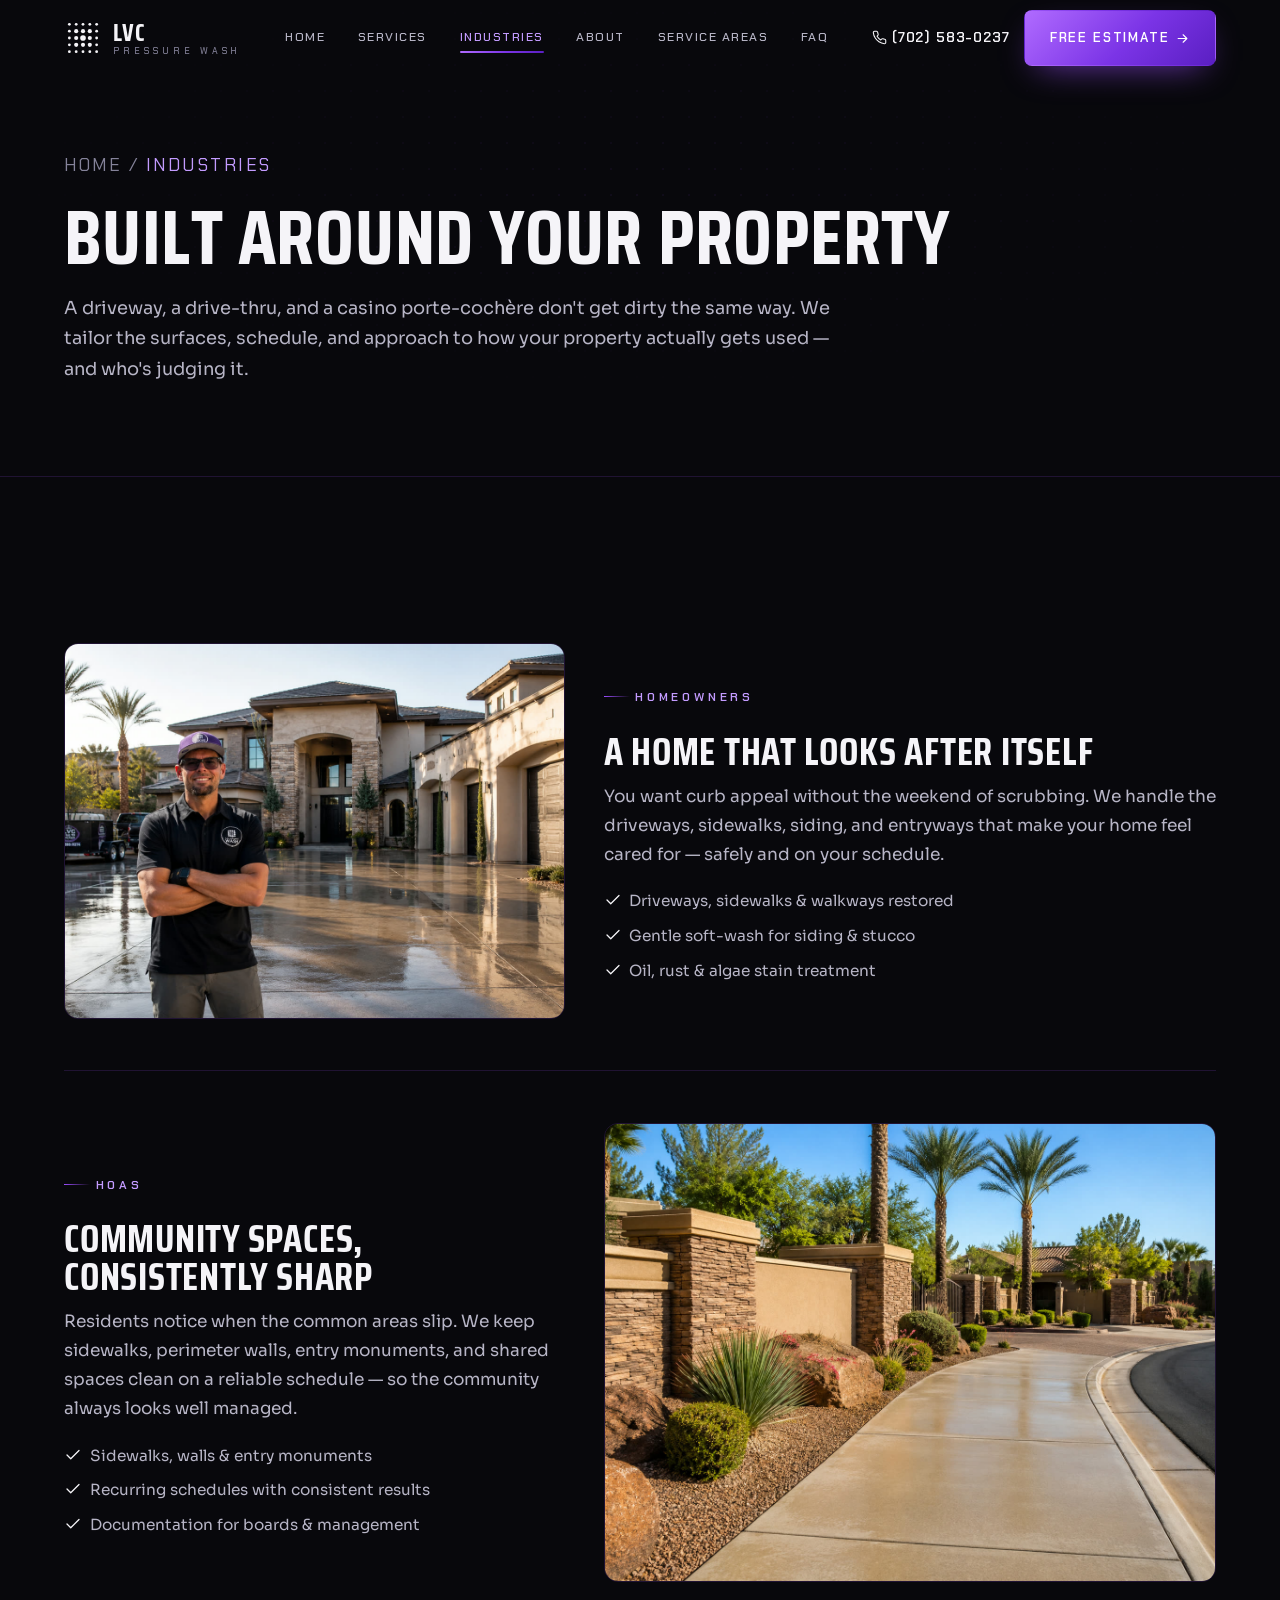
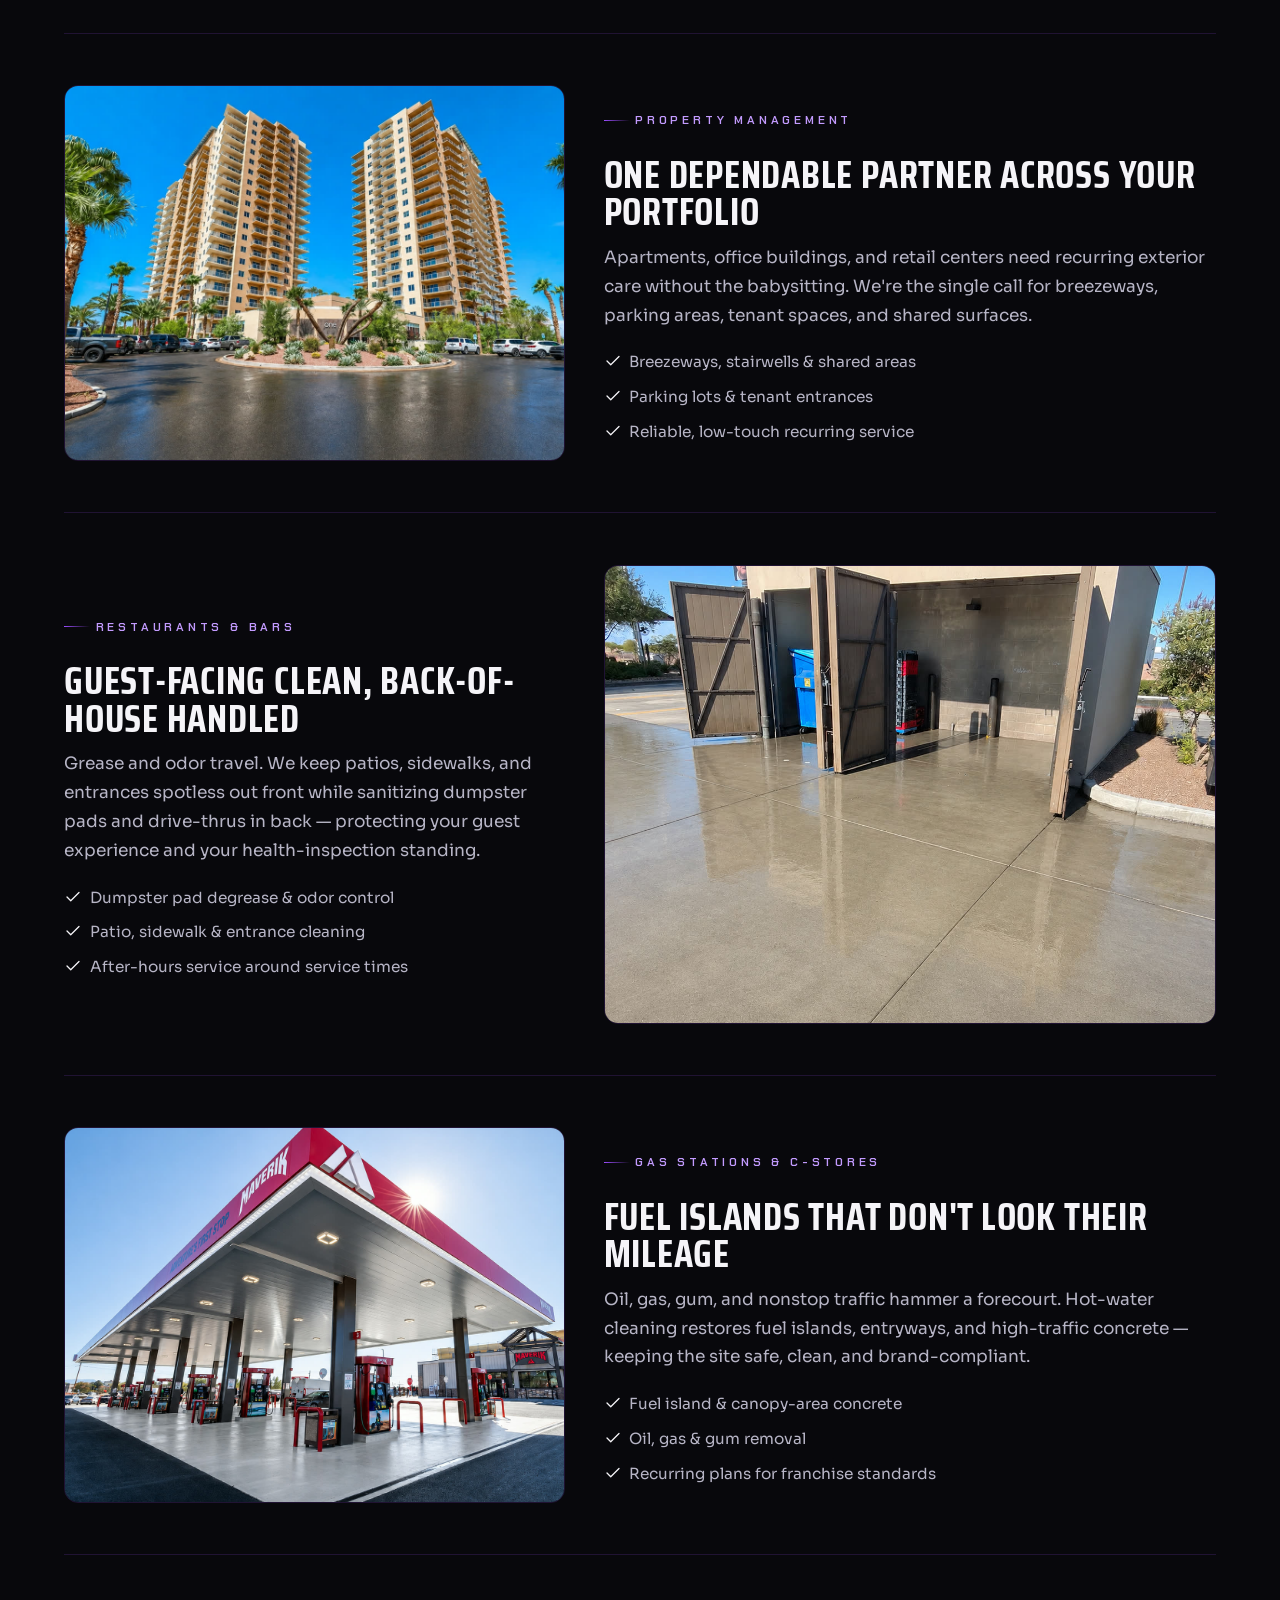
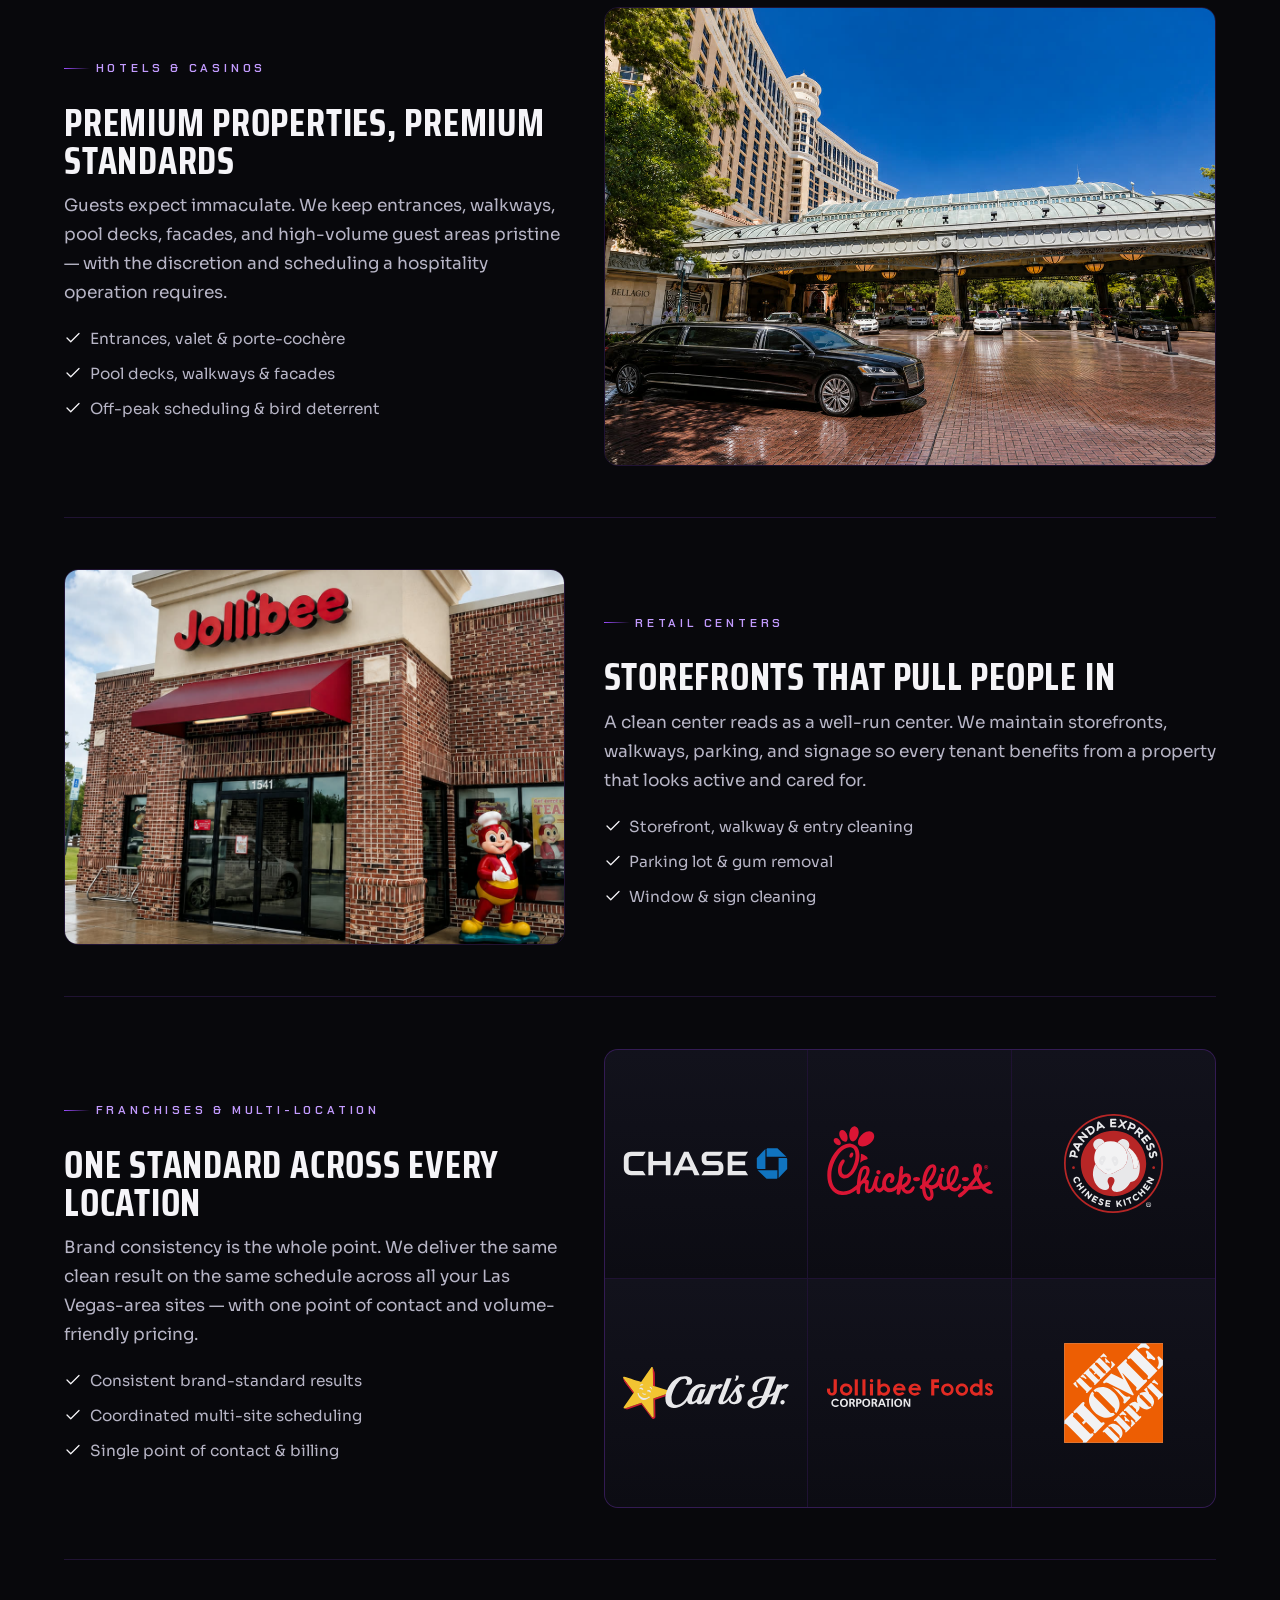
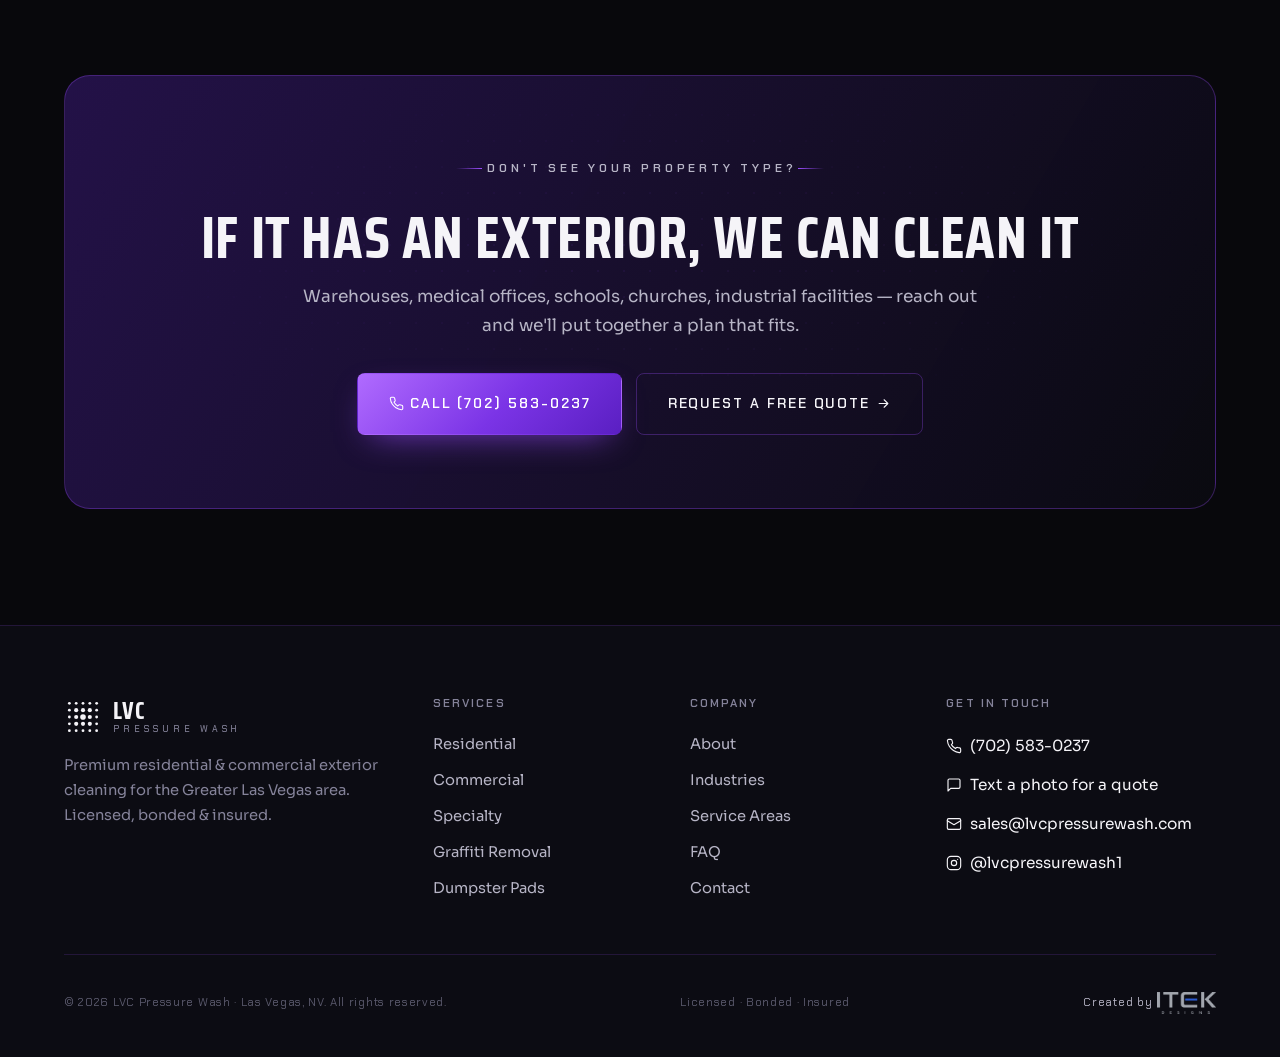
<file: site/industries.html>
<!DOCTYPE html>
<html lang="en">
<head>
<meta charset="UTF-8">
<meta name="viewport" content="width=device-width, initial-scale=1">
<title>Industries We Serve — LVC Pressure Wash Las Vegas</title>
<meta name="description" content="Pressure washing for Las Vegas HOAs, property managers, restaurants, gas stations, hotels, casinos, retail and franchises. Tailored to each property.">
<link rel="canonical" href="https://www.lvcpressurewash.com/industries">
<link rel="icon" href="assets/favicon.svg" type="image/svg+xml">
<link rel="preconnect" href="https://fonts.googleapis.com">
<link rel="preconnect" href="https://fonts.gstatic.com" crossorigin>
<link href="https://fonts.googleapis.com/css2?family=Chakra+Petch:wght@500;600;700&family=Saira+Condensed:wght@500;600;700;800&family=Sora:wght@300;400;500;600;700&display=swap" rel="stylesheet">
<link rel="stylesheet" href="css/styles.css">
</head>
<body>

<svg width="0" height="0" style="position:absolute" aria-hidden="true" focusable="false"><defs>
  <symbol id="mark" viewBox="0 0 46 46"><g fill="currentColor">
    <circle cx="6.5" cy="6.5" r="1.7"/><circle cx="14.75" cy="6.5" r="1.7"/><circle cx="23" cy="6.5" r="1.7"/><circle cx="31.25" cy="6.5" r="1.7"/><circle cx="39.5" cy="6.5" r="1.7"/>
    <circle cx="6.5" cy="14.75" r="1.7"/><circle cx="14.75" cy="14.75" r="2.5"/><circle cx="23" cy="14.75" r="2.5"/><circle cx="31.25" cy="14.75" r="2.5"/><circle cx="39.5" cy="14.75" r="1.7"/>
    <circle cx="6.5" cy="23" r="1.7"/><circle cx="14.75" cy="23" r="2.5"/><circle cx="23" cy="23" r="3.4"/><circle cx="31.25" cy="23" r="2.5"/><circle cx="39.5" cy="23" r="1.7"/>
    <circle cx="6.5" cy="31.25" r="1.7"/><circle cx="14.75" cy="31.25" r="2.5"/><circle cx="23" cy="31.25" r="2.5"/><circle cx="31.25" cy="31.25" r="2.5"/><circle cx="39.5" cy="31.25" r="1.7"/>
    <circle cx="6.5" cy="39.5" r="1.7"/><circle cx="14.75" cy="39.5" r="1.7"/><circle cx="23" cy="39.5" r="1.7"/><circle cx="31.25" cy="39.5" r="1.7"/><circle cx="39.5" cy="39.5" r="1.7"/>
  </g></symbol>
  <g fill="none" stroke="currentColor" stroke-width="1.7" stroke-linecap="round" stroke-linejoin="round">
    <symbol fill="none" stroke="currentColor" stroke-width="1.7" stroke-linecap="round" stroke-linejoin="round" id="i-phone" viewBox="0 0 24 24"><path d="M22 16.92v3a2 2 0 0 1-2.18 2 19.79 19.79 0 0 1-8.63-3.07 19.5 19.5 0 0 1-6-6A19.79 19.79 0 0 1 2.12 4.18 2 2 0 0 1 4.11 2h3a2 2 0 0 1 2 1.72c.13.96.36 1.9.7 2.81a2 2 0 0 1-.45 2.11L8.09 9.91a16 16 0 0 0 6 6l1.27-1.27a2 2 0 0 1 2.11-.45c.91.34 1.85.57 2.81.7A2 2 0 0 1 22 16.92z"/></symbol>
    <symbol fill="none" stroke="currentColor" stroke-width="1.7" stroke-linecap="round" stroke-linejoin="round" id="i-msg" viewBox="0 0 24 24"><path d="M21 15a2 2 0 0 1-2 2H7l-4 4V5a2 2 0 0 1 2-2h14a2 2 0 0 1 2 2z"/></symbol>
    <symbol fill="none" stroke="currentColor" stroke-width="1.7" stroke-linecap="round" stroke-linejoin="round" id="i-arrow" viewBox="0 0 24 24"><path d="M5 12h14M13 6l6 6-6 6"/></symbol>
    <symbol fill="none" stroke="currentColor" stroke-width="1.7" stroke-linecap="round" stroke-linejoin="round" id="i-check" viewBox="0 0 24 24"><path d="M20 6 9 17l-5-5"/></symbol>
    <symbol fill="none" stroke="currentColor" stroke-width="1.7" stroke-linecap="round" stroke-linejoin="round" id="i-mail" viewBox="0 0 24 24"><rect x="2" y="4" width="20" height="16" rx="2"/><path d="m2 7 10 6 10-6"/></symbol>
    <symbol fill="none" stroke="currentColor" stroke-width="1.7" stroke-linecap="round" stroke-linejoin="round" id="i-instagram" viewBox="0 0 24 24"><rect x="2" y="2" width="20" height="20" rx="5.5"/><circle cx="12" cy="12" r="4"/><path d="M17.5 6.5h.01"/></symbol>
  </g>
</defs></svg>

<header class="header">
  <div class="container"><nav class="nav">
    <a href="/" class="brand" aria-label="LVC Pressure Wash home"><svg class="mark" viewBox="0 0 46 46" aria-hidden="true"><use href="#mark"/></svg><span class="brand-word"><span class="b1">LVC</span><span class="b2">PRESSURE&nbsp;WASH</span></span></a>
    <div class="nav-links"><a href="/">Home</a><a href="/services">Services</a><a href="/industries" class="active">Industries</a><a href="/about">About</a><a href="/service-areas">Service Areas</a><a href="/faq">FAQ</a></div>
    <div class="nav-cta"><a href="tel:+17025830237" class="nav-phone"><svg aria-hidden="true"><use href="#i-phone"/></svg>(702) 583-0237</a><a href="/contact" class="btn">Free Estimate <svg aria-hidden="true"><use href="#i-arrow"/></svg></a><button class="nav-toggle" aria-label="Open menu" aria-expanded="false" aria-controls="mobile-menu"><span></span></button></div>
  </nav></div>
</header>

<div class="mobile-menu" id="mobile-menu">
  <a href="/">Home <span>01</span></a><a href="/services">Services <span>02</span></a><a href="/industries">Industries <span>03</span></a><a href="/about">About <span>04</span></a><a href="/service-areas">Service Areas <span>05</span></a><a href="/faq">FAQ <span>06</span></a><a href="/contact">Contact <span>07</span></a>
  <a href="tel:+17025830237" class="btn btn-block btn-lg"><svg aria-hidden="true"><use href="#i-phone"/></svg> Call (702) 583-0237</a>
</div>

<main>
<section class="subhero">
  <div class="dotwash" aria-hidden="true"></div>
  <div class="container subhero-inner">
    <p class="crumbs"><a href="/">Home</a> / <span>Industries</span></p>
    <h1>Built around your property</h1>
    <p class="lead">A driveway, a drive-thru, and a casino porte-cochère don't get dirty the same way. We tailor the surfaces, schedule, and approach to how your property actually gets used — and who's judging it.</p>
  </div>
</section>

<section class="section">
  <div class="container">

    <div class="ind-row reveal" id="homeowners">
      <div class="ind-media"><img src="assets/img/ind-homeowners.jpg" alt="LVC Pressure Wash owner in front of a freshly cleaned Las Vegas home driveway" style="width:100%;height:100%;object-fit:cover;object-position:center;"></div>
      <div><p class="eyebrow">Homeowners</p><h3>A home that looks after itself</h3>
        <p>You want curb appeal without the weekend of scrubbing. We handle the driveways, sidewalks, siding, and entryways that make your home feel cared for — safely and on your schedule.</p>
        <ul class="needs">
          <li><svg aria-hidden="true"><use href="#i-check"/></svg> Driveways, sidewalks &amp; walkways restored</li>
          <li><svg aria-hidden="true"><use href="#i-check"/></svg> Gentle soft-wash for siding &amp; stucco</li>
          <li><svg aria-hidden="true"><use href="#i-check"/></svg> Oil, rust &amp; algae stain treatment</li>
        </ul>
      </div>
    </div>

    <div class="ind-row reveal" id="hoas">
      <div class="ind-media"><img src="assets/img/ind-hoas.jpg" alt="Clean HOA community entry with stone monument walls and desert landscaping" style="width:100%;height:100%;object-fit:cover;object-position:center;"></div>
      <div><p class="eyebrow">HOAs</p><h3>Community spaces, consistently sharp</h3>
        <p>Residents notice when the common areas slip. We keep sidewalks, perimeter walls, entry monuments, and shared spaces clean on a reliable schedule — so the community always looks well managed.</p>
        <ul class="needs">
          <li><svg aria-hidden="true"><use href="#i-check"/></svg> Sidewalks, walls &amp; entry monuments</li>
          <li><svg aria-hidden="true"><use href="#i-check"/></svg> Recurring schedules with consistent results</li>
          <li><svg aria-hidden="true"><use href="#i-check"/></svg> Documentation for boards &amp; management</li>
        </ul>
      </div>
    </div>

    <div class="ind-row reveal" id="property-management">
      <div class="ind-media"><img src="assets/img/ind-property.jpg" alt="One Las Vegas high-rise condo towers with a clean parking area" style="width:100%;height:100%;object-fit:cover;object-position:center;"></div>
      <div><p class="eyebrow">Property Management</p><h3>One dependable partner across your portfolio</h3>
        <p>Apartments, office buildings, and retail centers need recurring exterior care without the babysitting. We're the single call for breezeways, parking areas, tenant spaces, and shared surfaces.</p>
        <ul class="needs">
          <li><svg aria-hidden="true"><use href="#i-check"/></svg> Breezeways, stairwells &amp; shared areas</li>
          <li><svg aria-hidden="true"><use href="#i-check"/></svg> Parking lots &amp; tenant entrances</li>
          <li><svg aria-hidden="true"><use href="#i-check"/></svg> Reliable, low-touch recurring service</li>
        </ul>
      </div>
    </div>

    <div class="ind-row reveal" id="restaurants">
      <div class="ind-media"><img src="assets/img/ind-restaurants-bars.jpg" alt="Freshly pressure-washed restaurant dumpster pad with wet, clean concrete" style="width:100%;height:100%;object-fit:cover;object-position:50% 42%;"></div>
      <div><p class="eyebrow">Restaurants &amp; Bars</p><h3>Guest-facing clean, back-of-house handled</h3>
        <p>Grease and odor travel. We keep patios, sidewalks, and entrances spotless out front while sanitizing dumpster pads and drive-thrus in back — protecting your guest experience and your health-inspection standing.</p>
        <ul class="needs">
          <li><svg aria-hidden="true"><use href="#i-check"/></svg> Dumpster pad degrease &amp; odor control</li>
          <li><svg aria-hidden="true"><use href="#i-check"/></svg> Patio, sidewalk &amp; entrance cleaning</li>
          <li><svg aria-hidden="true"><use href="#i-check"/></svg> After-hours service around service times</li>
        </ul>
      </div>
    </div>

    <div class="ind-row reveal" id="gas-stations">
      <div class="ind-media"><img src="assets/img/ind-gas.jpg" alt="Clean gas station forecourt and fuel island canopy" style="width:100%;height:100%;object-fit:cover;object-position:center;"></div>
      <div><p class="eyebrow">Gas Stations &amp; C-Stores</p><h3>Fuel islands that don't look their mileage</h3>
        <p>Oil, gas, gum, and nonstop traffic hammer a forecourt. Hot-water cleaning restores fuel islands, entryways, and high-traffic concrete — keeping the site safe, clean, and brand-compliant.</p>
        <ul class="needs">
          <li><svg aria-hidden="true"><use href="#i-check"/></svg> Fuel island &amp; canopy-area concrete</li>
          <li><svg aria-hidden="true"><use href="#i-check"/></svg> Oil, gas &amp; gum removal</li>
          <li><svg aria-hidden="true"><use href="#i-check"/></svg> Recurring plans for franchise standards</li>
        </ul>
      </div>
    </div>

    <div class="ind-row reveal" id="hotels-casinos">
      <div class="ind-media"><img src="assets/img/ind-casinos.jpg" alt="Bellagio hotel and casino porte-cochère with clean brick driveway" style="width:100%;height:100%;object-fit:cover;object-position:center;"></div>
      <div><p class="eyebrow">Hotels &amp; Casinos</p><h3>Premium properties, premium standards</h3>
        <p>Guests expect immaculate. We keep entrances, walkways, pool decks, facades, and high-volume guest areas pristine — with the discretion and scheduling a hospitality operation requires.</p>
        <ul class="needs">
          <li><svg aria-hidden="true"><use href="#i-check"/></svg> Entrances, valet &amp; porte-cochère</li>
          <li><svg aria-hidden="true"><use href="#i-check"/></svg> Pool decks, walkways &amp; facades</li>
          <li><svg aria-hidden="true"><use href="#i-check"/></svg> Off-peak scheduling &amp; bird deterrent</li>
        </ul>
      </div>
    </div>

    <div class="ind-row reveal" id="retail">
      <div class="ind-media"><img src="assets/img/ind-restaurants.jpg" alt="Jollibee storefront with a clean walkway leading to the entrance" style="width:100%;height:100%;object-fit:cover;object-position:50% 60%;"></div>
      <div><p class="eyebrow">Retail Centers</p><h3>Storefronts that pull people in</h3>
        <p>A clean center reads as a well-run center. We maintain storefronts, walkways, parking, and signage so every tenant benefits from a property that looks active and cared for.</p>
        <ul class="needs">
          <li><svg aria-hidden="true"><use href="#i-check"/></svg> Storefront, walkway &amp; entry cleaning</li>
          <li><svg aria-hidden="true"><use href="#i-check"/></svg> Parking lot &amp; gum removal</li>
          <li><svg aria-hidden="true"><use href="#i-check"/></svg> Window &amp; sign cleaning</li>
        </ul>
      </div>
    </div>

    <div class="ind-row reveal" id="franchises">
      <div class="ind-media logo-collage">
        <div class="lc-cell"><img src="assets/img/partners/chase.svg" alt="Chase"></div>
        <div class="lc-cell"><img src="assets/img/partners/chickfila.svg" alt="Chick-fil-A"></div>
        <div class="lc-cell"><img src="assets/img/partners/pandaexpress.svg" alt="Panda Express"></div>
        <div class="lc-cell"><img src="assets/img/partners/carlsjr.svg" alt="Carl's Jr."></div>
        <div class="lc-cell"><img src="assets/img/partners/jollibee.svg" alt="Jollibee"></div>
        <div class="lc-cell"><img src="assets/img/partners/homedepot.svg" alt="The Home Depot"></div>
      </div>
      <div><p class="eyebrow">Franchises &amp; Multi-Location</p><h3>One standard across every location</h3>
        <p>Brand consistency is the whole point. We deliver the same clean result on the same schedule across all your Las Vegas-area sites — with one point of contact and volume-friendly pricing.</p>
        <ul class="needs">
          <li><svg aria-hidden="true"><use href="#i-check"/></svg> Consistent brand-standard results</li>
          <li><svg aria-hidden="true"><use href="#i-check"/></svg> Coordinated multi-site scheduling</li>
          <li><svg aria-hidden="true"><use href="#i-check"/></svg> Single point of contact &amp; billing</li>
        </ul>
      </div>
    </div>

  </div>
</section>

<section class="section" style="padding-top:0;">
  <div class="container">
    <div class="cta-band reveal"><div class="dotwash" aria-hidden="true"></div>
      <div class="cta-inner">
        <p class="eyebrow center">Don't see your property type?</p>
        <h2>If it has an exterior, we can clean it</h2>
        <p>Warehouses, medical offices, schools, churches, industrial facilities — reach out and we'll put together a plan that fits.</p>
        <div class="btn-row" style="justify-content:center;">
          <a href="tel:+17025830237" class="btn btn-lg"><svg aria-hidden="true"><use href="#i-phone"/></svg> Call (702) 583-0237</a>
          <a href="/contact" class="btn btn-ghost btn-lg">Request a free quote <svg aria-hidden="true"><use href="#i-arrow"/></svg></a>
        </div>
      </div>
    </div>
  </div>
</section>
</main>

<footer class="footer">
  <div class="container">
    <div class="footer-top">
      <div class="footer-brand"><a href="/" class="brand" aria-label="LVC Pressure Wash home"><svg class="mark" viewBox="0 0 46 46" aria-hidden="true"><use href="#mark"/></svg><span class="brand-word"><span class="b1">LVC</span><span class="b2">PRESSURE&nbsp;WASH</span></span></a><p>Premium residential &amp; commercial exterior cleaning for the Greater Las Vegas area. Licensed, bonded &amp; insured.</p></div>
      <div class="footer-col"><h4>Services</h4><a href="services.html#residential">Residential</a><a href="services.html#commercial">Commercial</a><a href="services.html#specialty">Specialty</a><a href="services.html#specialty">Graffiti Removal</a><a href="services.html#commercial">Dumpster Pads</a></div>
      <div class="footer-col"><h4>Company</h4><a href="/about">About</a><a href="/industries">Industries</a><a href="/service-areas">Service Areas</a><a href="/faq">FAQ</a><a href="/contact">Contact</a></div>
      <div class="footer-col footer-contact"><h4>Get in touch</h4><a href="tel:+17025830237"><svg aria-hidden="true"><use href="#i-phone"/></svg> (702) 583-0237</a><a href="sms:+17025830237"><svg aria-hidden="true"><use href="#i-msg"/></svg> Text a photo for a quote</a><a href="mailto:sales@lvcpressurewash.com"><svg aria-hidden="true"><use href="#i-mail"/></svg> sales@lvcpressurewash.com</a><a href="https://www.instagram.com/lvcpressurewash1" target="_blank" rel="noopener"><svg aria-hidden="true"><use href="#i-instagram"/></svg> @lvcpressurewash1</a></div>
    </div>
    <div class="footer-bottom"><p>© <span id="year">2026</span> LVC Pressure Wash · Las Vegas, NV. All rights reserved.</p><p>Licensed · Bonded · Insured</p><p><a class="itek-credit" href="https://itekdesigns.com" target="_blank" rel="noopener">Created by <img src="assets/img/itek-designs.png" alt="ITEK Designs" width="59" height="22" loading="lazy" decoding="async"></a></p></div>
  </div>
</footer>

<div class="mobile-bar"><a class="call" href="tel:+17025830237"><svg aria-hidden="true"><use href="#i-phone"/></svg> Call</a><a class="txt" href="sms:+17025830237"><svg aria-hidden="true"><use href="#i-msg"/></svg> Text a Quote</a></div>

<script src="js/main.js"></script>
</body>
</html>
</file>
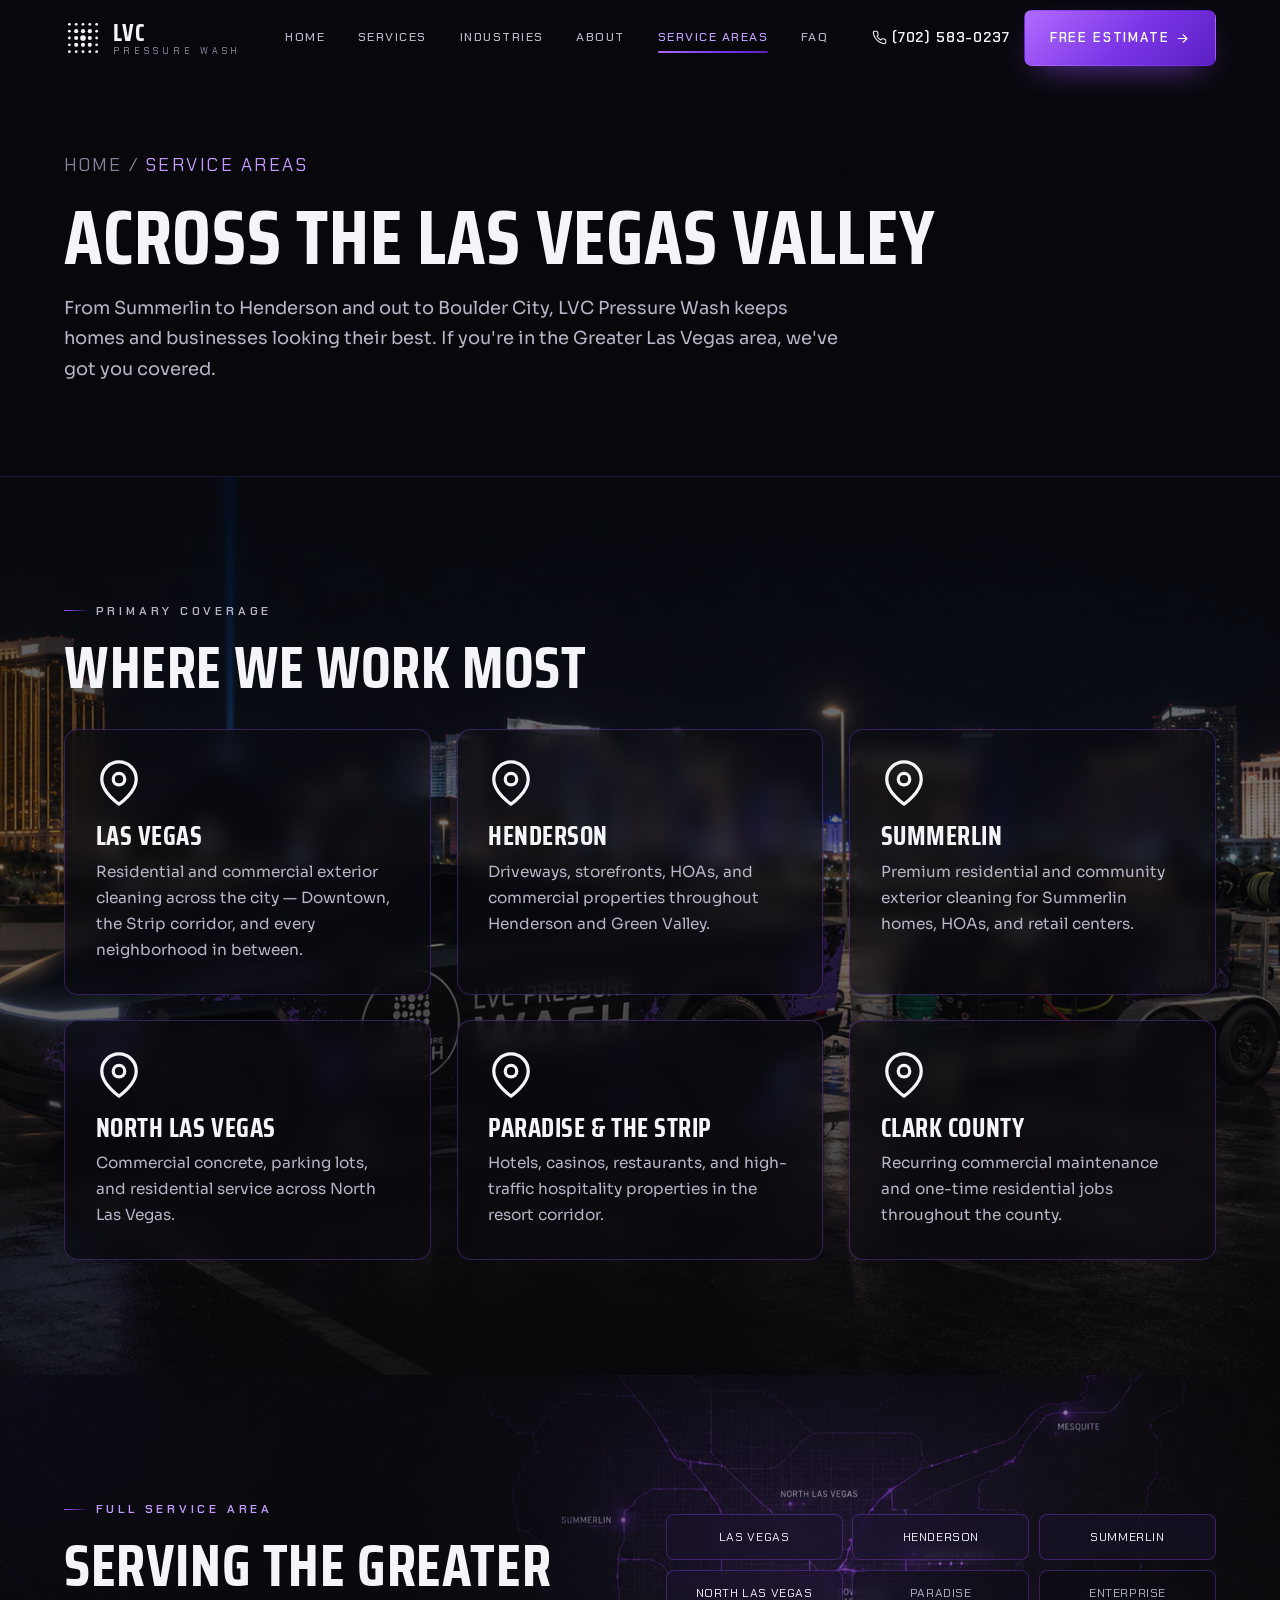
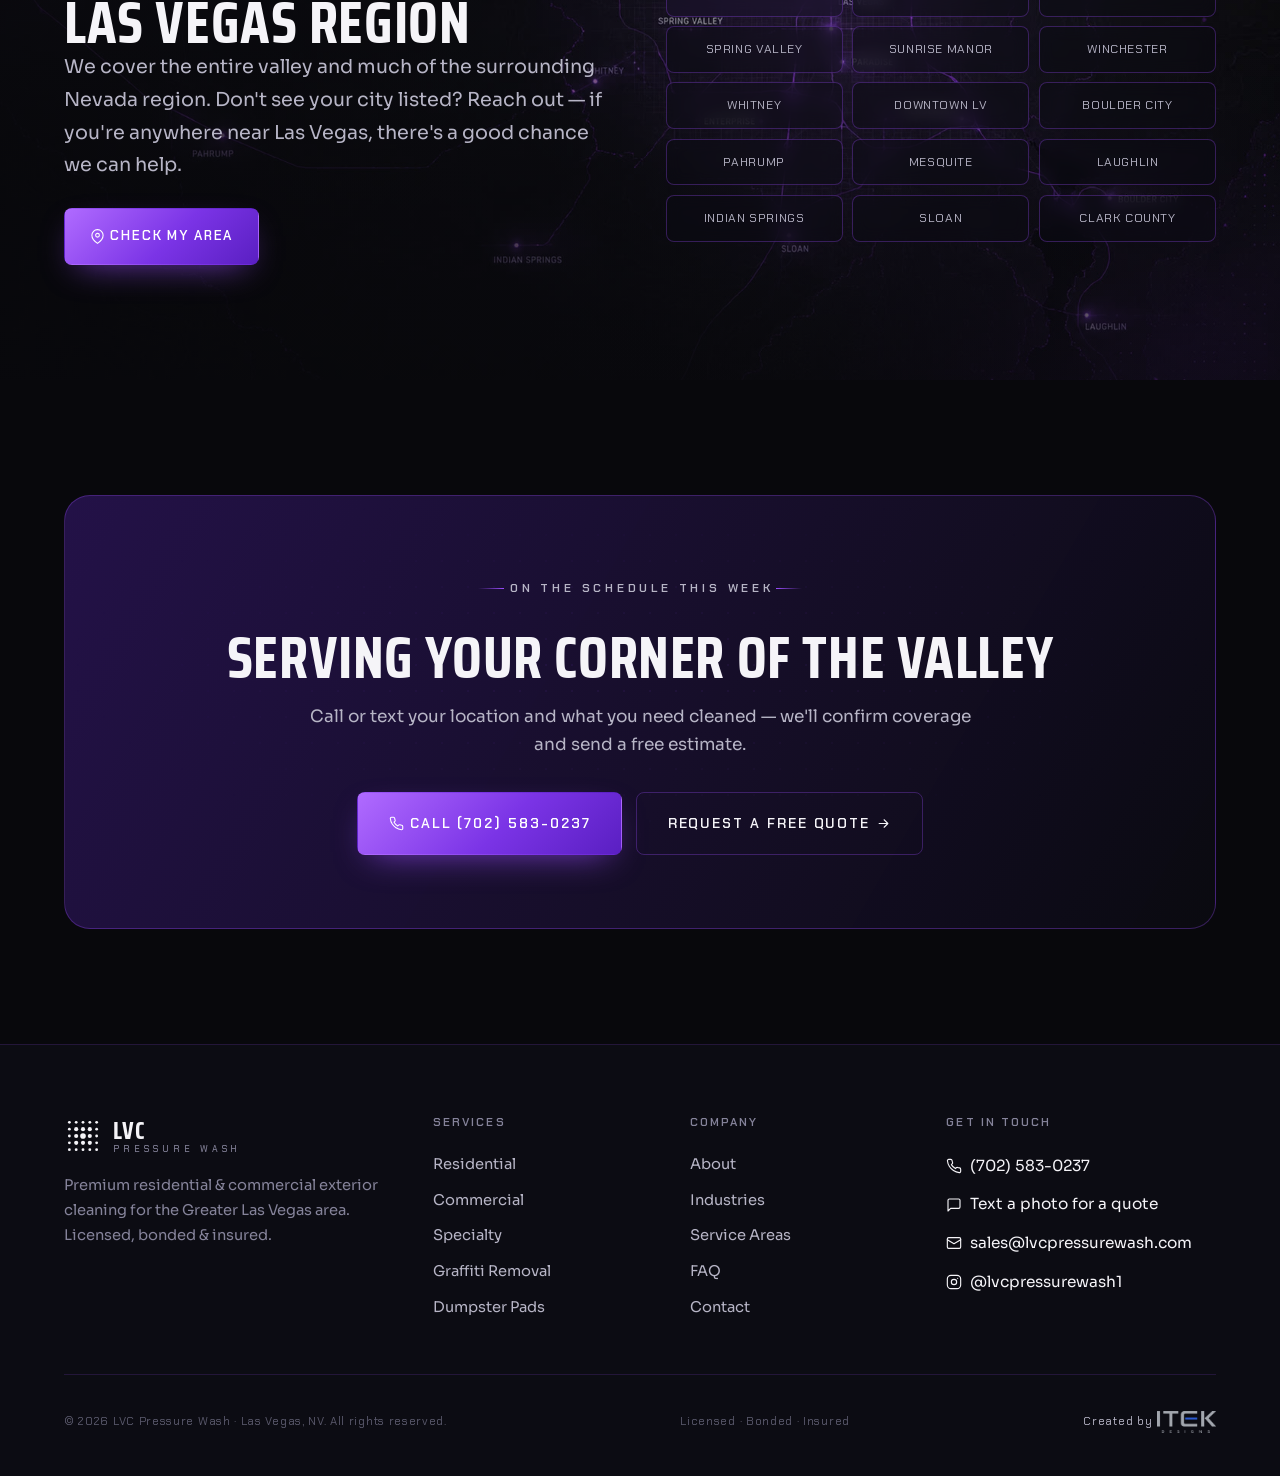
<file: site/service-areas.html>
<!DOCTYPE html>
<html lang="en">
<head>
<meta charset="UTF-8">
<meta name="viewport" content="width=device-width, initial-scale=1">
<title>Service Areas — Pressure Washing Across Las Vegas | LVC</title>
<meta name="description" content="Pressure washing across Las Vegas, Henderson, Summerlin, North Las Vegas, Paradise, Spring Valley, Boulder City and all of Clark County.">
<link rel="canonical" href="https://www.lvcpressurewash.com/service-areas">
<link rel="icon" href="assets/favicon.svg" type="image/svg+xml">
<link rel="preconnect" href="https://fonts.googleapis.com">
<link rel="preconnect" href="https://fonts.gstatic.com" crossorigin>
<link href="https://fonts.googleapis.com/css2?family=Chakra+Petch:wght@500;600;700&family=Saira+Condensed:wght@500;600;700;800&family=Sora:wght@300;400;500;600;700&display=swap" rel="stylesheet">
<link rel="stylesheet" href="css/styles.css">
</head>
<body>

<svg width="0" height="0" style="position:absolute" aria-hidden="true" focusable="false"><defs>
  <symbol id="mark" viewBox="0 0 46 46"><g fill="currentColor">
    <circle cx="6.5" cy="6.5" r="1.7"/><circle cx="14.75" cy="6.5" r="1.7"/><circle cx="23" cy="6.5" r="1.7"/><circle cx="31.25" cy="6.5" r="1.7"/><circle cx="39.5" cy="6.5" r="1.7"/>
    <circle cx="6.5" cy="14.75" r="1.7"/><circle cx="14.75" cy="14.75" r="2.5"/><circle cx="23" cy="14.75" r="2.5"/><circle cx="31.25" cy="14.75" r="2.5"/><circle cx="39.5" cy="14.75" r="1.7"/>
    <circle cx="6.5" cy="23" r="1.7"/><circle cx="14.75" cy="23" r="2.5"/><circle cx="23" cy="23" r="3.4"/><circle cx="31.25" cy="23" r="2.5"/><circle cx="39.5" cy="23" r="1.7"/>
    <circle cx="6.5" cy="31.25" r="1.7"/><circle cx="14.75" cy="31.25" r="2.5"/><circle cx="23" cy="31.25" r="2.5"/><circle cx="31.25" cy="31.25" r="2.5"/><circle cx="39.5" cy="31.25" r="1.7"/>
    <circle cx="6.5" cy="39.5" r="1.7"/><circle cx="14.75" cy="39.5" r="1.7"/><circle cx="23" cy="39.5" r="1.7"/><circle cx="31.25" cy="39.5" r="1.7"/><circle cx="39.5" cy="39.5" r="1.7"/>
  </g></symbol>
  <g fill="none" stroke="currentColor" stroke-width="1.7" stroke-linecap="round" stroke-linejoin="round">
    <symbol fill="none" stroke="currentColor" stroke-width="1.7" stroke-linecap="round" stroke-linejoin="round" id="i-phone" viewBox="0 0 24 24"><path d="M22 16.92v3a2 2 0 0 1-2.18 2 19.79 19.79 0 0 1-8.63-3.07 19.5 19.5 0 0 1-6-6A19.79 19.79 0 0 1 2.12 4.18 2 2 0 0 1 4.11 2h3a2 2 0 0 1 2 1.72c.13.96.36 1.9.7 2.81a2 2 0 0 1-.45 2.11L8.09 9.91a16 16 0 0 0 6 6l1.27-1.27a2 2 0 0 1 2.11-.45c.91.34 1.85.57 2.81.7A2 2 0 0 1 22 16.92z"/></symbol>
    <symbol fill="none" stroke="currentColor" stroke-width="1.7" stroke-linecap="round" stroke-linejoin="round" id="i-msg" viewBox="0 0 24 24"><path d="M21 15a2 2 0 0 1-2 2H7l-4 4V5a2 2 0 0 1 2-2h14a2 2 0 0 1 2 2z"/></symbol>
    <symbol fill="none" stroke="currentColor" stroke-width="1.7" stroke-linecap="round" stroke-linejoin="round" id="i-arrow" viewBox="0 0 24 24"><path d="M5 12h14M13 6l6 6-6 6"/></symbol>
    <symbol fill="none" stroke="currentColor" stroke-width="1.7" stroke-linecap="round" stroke-linejoin="round" id="i-mail" viewBox="0 0 24 24"><rect x="2" y="4" width="20" height="16" rx="2"/><path d="m2 7 10 6 10-6"/></symbol>
    <symbol fill="none" stroke="currentColor" stroke-width="1.7" stroke-linecap="round" stroke-linejoin="round" id="i-instagram" viewBox="0 0 24 24"><rect x="2" y="2" width="20" height="20" rx="5.5"/><circle cx="12" cy="12" r="4"/><path d="M17.5 6.5h.01"/></symbol>
    <symbol fill="none" stroke="currentColor" stroke-width="1.7" stroke-linecap="round" stroke-linejoin="round" id="i-pin" viewBox="0 0 24 24"><path d="M21 10c0 7-9 13-9 13s-9-6-9-13a9 9 0 0 1 18 0z"/><circle cx="12" cy="10" r="3"/></symbol>
  </g>
</defs></svg>

<header class="header">
  <div class="container"><nav class="nav">
    <a href="/" class="brand" aria-label="LVC Pressure Wash home"><svg class="mark" viewBox="0 0 46 46" aria-hidden="true"><use href="#mark"/></svg><span class="brand-word"><span class="b1">LVC</span><span class="b2">PRESSURE&nbsp;WASH</span></span></a>
    <div class="nav-links"><a href="/">Home</a><a href="/services">Services</a><a href="/industries">Industries</a><a href="/about">About</a><a href="/service-areas" class="active">Service Areas</a><a href="/faq">FAQ</a></div>
    <div class="nav-cta"><a href="tel:+17025830237" class="nav-phone"><svg aria-hidden="true"><use href="#i-phone"/></svg>(702) 583-0237</a><a href="/contact" class="btn">Free Estimate <svg aria-hidden="true"><use href="#i-arrow"/></svg></a><button class="nav-toggle" aria-label="Open menu" aria-expanded="false" aria-controls="mobile-menu"><span></span></button></div>
  </nav></div>
</header>

<div class="mobile-menu" id="mobile-menu">
  <a href="/">Home <span>01</span></a><a href="/services">Services <span>02</span></a><a href="/industries">Industries <span>03</span></a><a href="/about">About <span>04</span></a><a href="/service-areas">Service Areas <span>05</span></a><a href="/faq">FAQ <span>06</span></a><a href="/contact">Contact <span>07</span></a>
  <a href="tel:+17025830237" class="btn btn-block btn-lg"><svg aria-hidden="true"><use href="#i-phone"/></svg> Call (702) 583-0237</a>
</div>

<main>
<section class="subhero">
  <div class="dotwash" aria-hidden="true"></div>
  <div class="container subhero-inner">
    <p class="crumbs"><a href="/">Home</a> / <span>Service Areas</span></p>
    <h1>Across the Las Vegas Valley</h1>
    <p class="lead">From Summerlin to Henderson and out to Boulder City, LVC Pressure Wash keeps homes and businesses looking their best. If you're in the Greater Las Vegas area, we've got you covered.</p>
  </div>
</section>

<section class="section area-bg-section" id="primary-coverage">
  <div class="area-media area-media--even" aria-hidden="true"><img src="assets/img/vegas-skyline.jpg" alt=""></div>
  <div class="container" style="position:relative; z-index:2;">
    <div class="section-head reveal" style="margin-bottom:2rem;">
      <p class="eyebrow">Primary coverage</p>
      <h2>Where we work most</h2>
    </div>
    <div class="grid grid-3 reveal" data-d="1">
      <div class="card"><svg class="ic" aria-hidden="true"><use href="#i-pin"/></svg><h3>Las Vegas</h3><p>Residential and commercial exterior cleaning across the city — Downtown, the Strip corridor, and every neighborhood in between.</p></div>
      <div class="card"><svg class="ic" aria-hidden="true"><use href="#i-pin"/></svg><h3>Henderson</h3><p>Driveways, storefronts, HOAs, and commercial properties throughout Henderson and Green Valley.</p></div>
      <div class="card"><svg class="ic" aria-hidden="true"><use href="#i-pin"/></svg><h3>Summerlin</h3><p>Premium residential and community exterior cleaning for Summerlin homes, HOAs, and retail centers.</p></div>
      <div class="card"><svg class="ic" aria-hidden="true"><use href="#i-pin"/></svg><h3>North Las Vegas</h3><p>Commercial concrete, parking lots, and residential service across North Las Vegas.</p></div>
      <div class="card"><svg class="ic" aria-hidden="true"><use href="#i-pin"/></svg><h3>Paradise &amp; The Strip</h3><p>Hotels, casinos, restaurants, and high-traffic hospitality properties in the resort corridor.</p></div>
      <div class="card"><svg class="ic" aria-hidden="true"><use href="#i-pin"/></svg><h3>Clark County</h3><p>Recurring commercial maintenance and one-time residential jobs throughout the county.</p></div>
    </div>
  </div>
</section>

<section class="section area-bg-section" id="full-area">
  <div class="area-media" aria-hidden="true"><img src="assets/img/vegas-map.jpg" alt=""></div>
  <div class="container" style="position:relative; z-index:2;">
    <div class="area-wrap">
      <div class="reveal">
        <p class="eyebrow">Full service area</p>
        <h2>Serving the Greater Las Vegas region</h2>
        <p class="lead">We cover the entire valley and much of the surrounding Nevada region. Don't see your city listed? Reach out — if you're anywhere near Las Vegas, there's a good chance we can help.</p>
        <div class="btn-row" style="margin-top:1.6rem;">
          <a href="/contact" class="btn"><svg aria-hidden="true"><use href="#i-pin"/></svg> Check my area</a>
        </div>
      </div>
      <div class="reveal" data-d="1">
        <div class="area-grid">
          <span class="area-tile pri">Las Vegas</span><span class="area-tile pri">Henderson</span><span class="area-tile pri">Summerlin</span>
          <span class="area-tile pri">North Las Vegas</span><span class="area-tile">Paradise</span><span class="area-tile">Enterprise</span>
          <span class="area-tile">Spring Valley</span><span class="area-tile">Sunrise Manor</span><span class="area-tile">Winchester</span>
          <span class="area-tile">Whitney</span><span class="area-tile">Downtown LV</span><span class="area-tile">Boulder City</span>
          <span class="area-tile">Pahrump</span><span class="area-tile">Mesquite</span><span class="area-tile">Laughlin</span>
          <span class="area-tile">Indian Springs</span><span class="area-tile">Sloan</span><span class="area-tile">Clark County</span>
        </div>
      </div>
    </div>
  </div>
</section>

<section class="section" style="padding-top:0;padding-bottom:0;">
  <div class="container" style="padding-block:var(--section-y);">
    <div class="cta-band reveal"><div class="dotwash" aria-hidden="true"></div>
      <div class="cta-inner">
        <p class="eyebrow center">On the schedule this week</p>
        <h2>Serving your corner of the valley</h2>
        <p>Call or text your location and what you need cleaned — we'll confirm coverage and send a free estimate.</p>
        <div class="btn-row" style="justify-content:center;">
          <a href="tel:+17025830237" class="btn btn-lg"><svg aria-hidden="true"><use href="#i-phone"/></svg> Call (702) 583-0237</a>
          <a href="/contact" class="btn btn-ghost btn-lg">Request a free quote <svg aria-hidden="true"><use href="#i-arrow"/></svg></a>
        </div>
      </div>
    </div>
  </div>
</section>
</main>

<footer class="footer">
  <div class="container">
    <div class="footer-top">
      <div class="footer-brand"><a href="/" class="brand" aria-label="LVC Pressure Wash home"><svg class="mark" viewBox="0 0 46 46" aria-hidden="true"><use href="#mark"/></svg><span class="brand-word"><span class="b1">LVC</span><span class="b2">PRESSURE&nbsp;WASH</span></span></a><p>Premium residential &amp; commercial exterior cleaning for the Greater Las Vegas area. Licensed, bonded &amp; insured.</p></div>
      <div class="footer-col"><h4>Services</h4><a href="services.html#residential">Residential</a><a href="services.html#commercial">Commercial</a><a href="services.html#specialty">Specialty</a><a href="services.html#specialty">Graffiti Removal</a><a href="services.html#commercial">Dumpster Pads</a></div>
      <div class="footer-col"><h4>Company</h4><a href="/about">About</a><a href="/industries">Industries</a><a href="/service-areas">Service Areas</a><a href="/faq">FAQ</a><a href="/contact">Contact</a></div>
      <div class="footer-col footer-contact"><h4>Get in touch</h4><a href="tel:+17025830237"><svg aria-hidden="true"><use href="#i-phone"/></svg> (702) 583-0237</a><a href="sms:+17025830237"><svg aria-hidden="true"><use href="#i-msg"/></svg> Text a photo for a quote</a><a href="mailto:sales@lvcpressurewash.com"><svg aria-hidden="true"><use href="#i-mail"/></svg> sales@lvcpressurewash.com</a><a href="https://www.instagram.com/lvcpressurewash1" target="_blank" rel="noopener"><svg aria-hidden="true"><use href="#i-instagram"/></svg> @lvcpressurewash1</a></div>
    </div>
    <div class="footer-bottom"><p>© <span id="year">2026</span> LVC Pressure Wash · Las Vegas, NV. All rights reserved.</p><p>Licensed · Bonded · Insured</p><p><a class="itek-credit" href="https://itekdesigns.com" target="_blank" rel="noopener">Created by <img src="assets/img/itek-designs.png" alt="ITEK Designs" width="59" height="22" loading="lazy" decoding="async"></a></p></div>
  </div>
</footer>

<div class="mobile-bar"><a class="call" href="tel:+17025830237"><svg aria-hidden="true"><use href="#i-phone"/></svg> Call</a><a class="txt" href="sms:+17025830237"><svg aria-hidden="true"><use href="#i-msg"/></svg> Text a Quote</a></div>

<script src="js/main.js"></script>
</body>
</html>
</file>
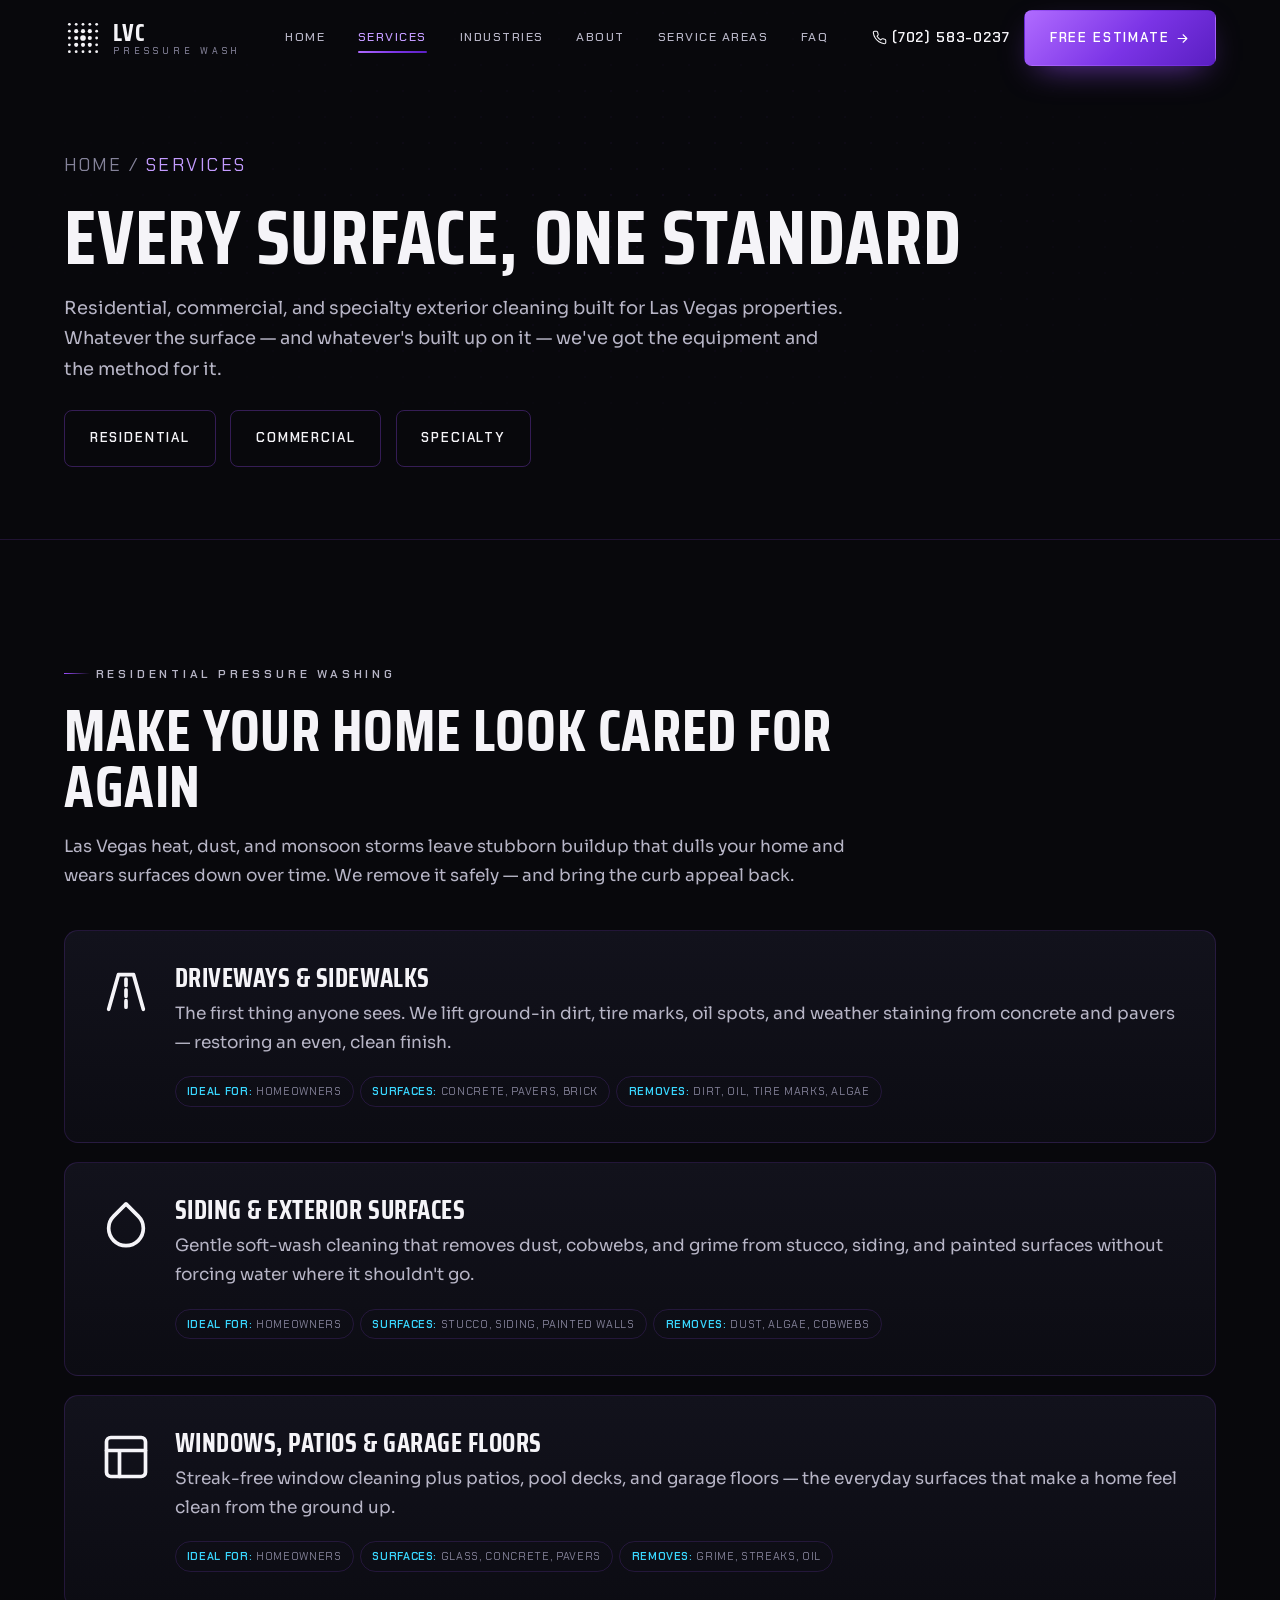
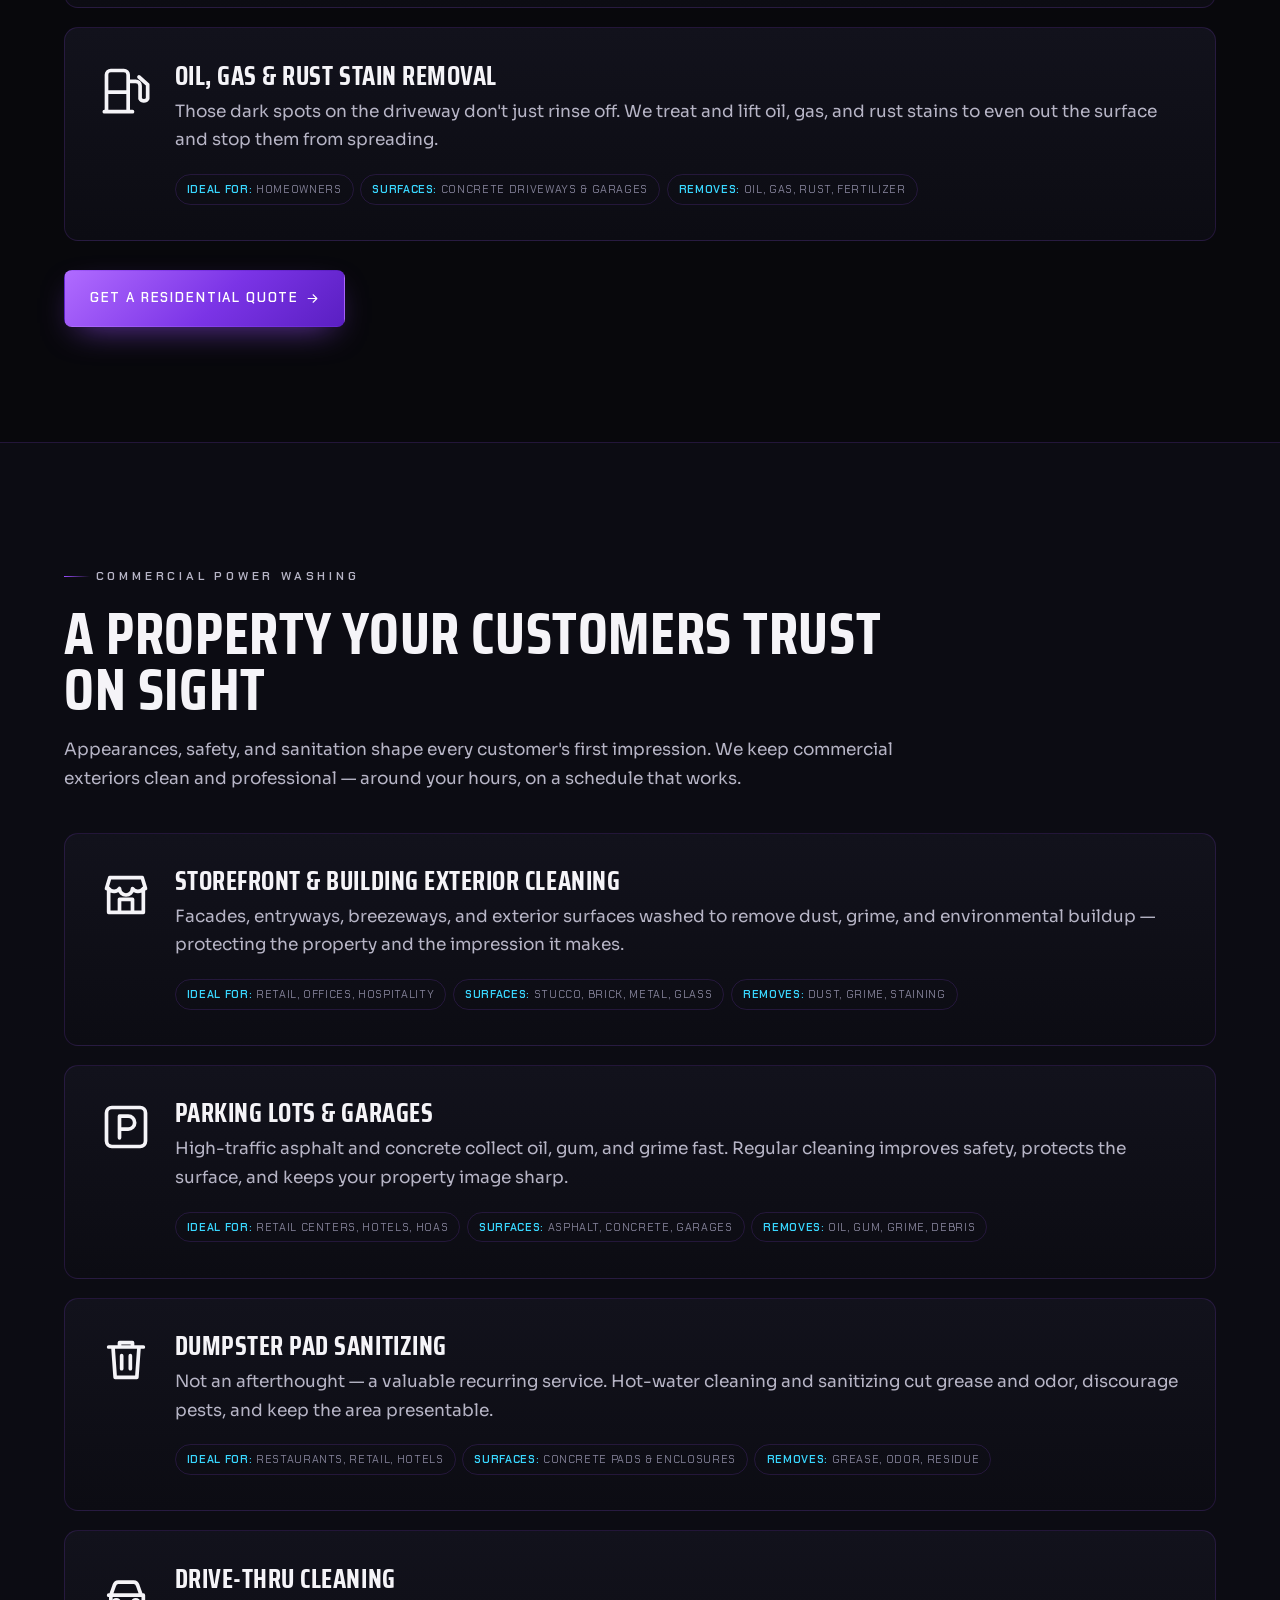
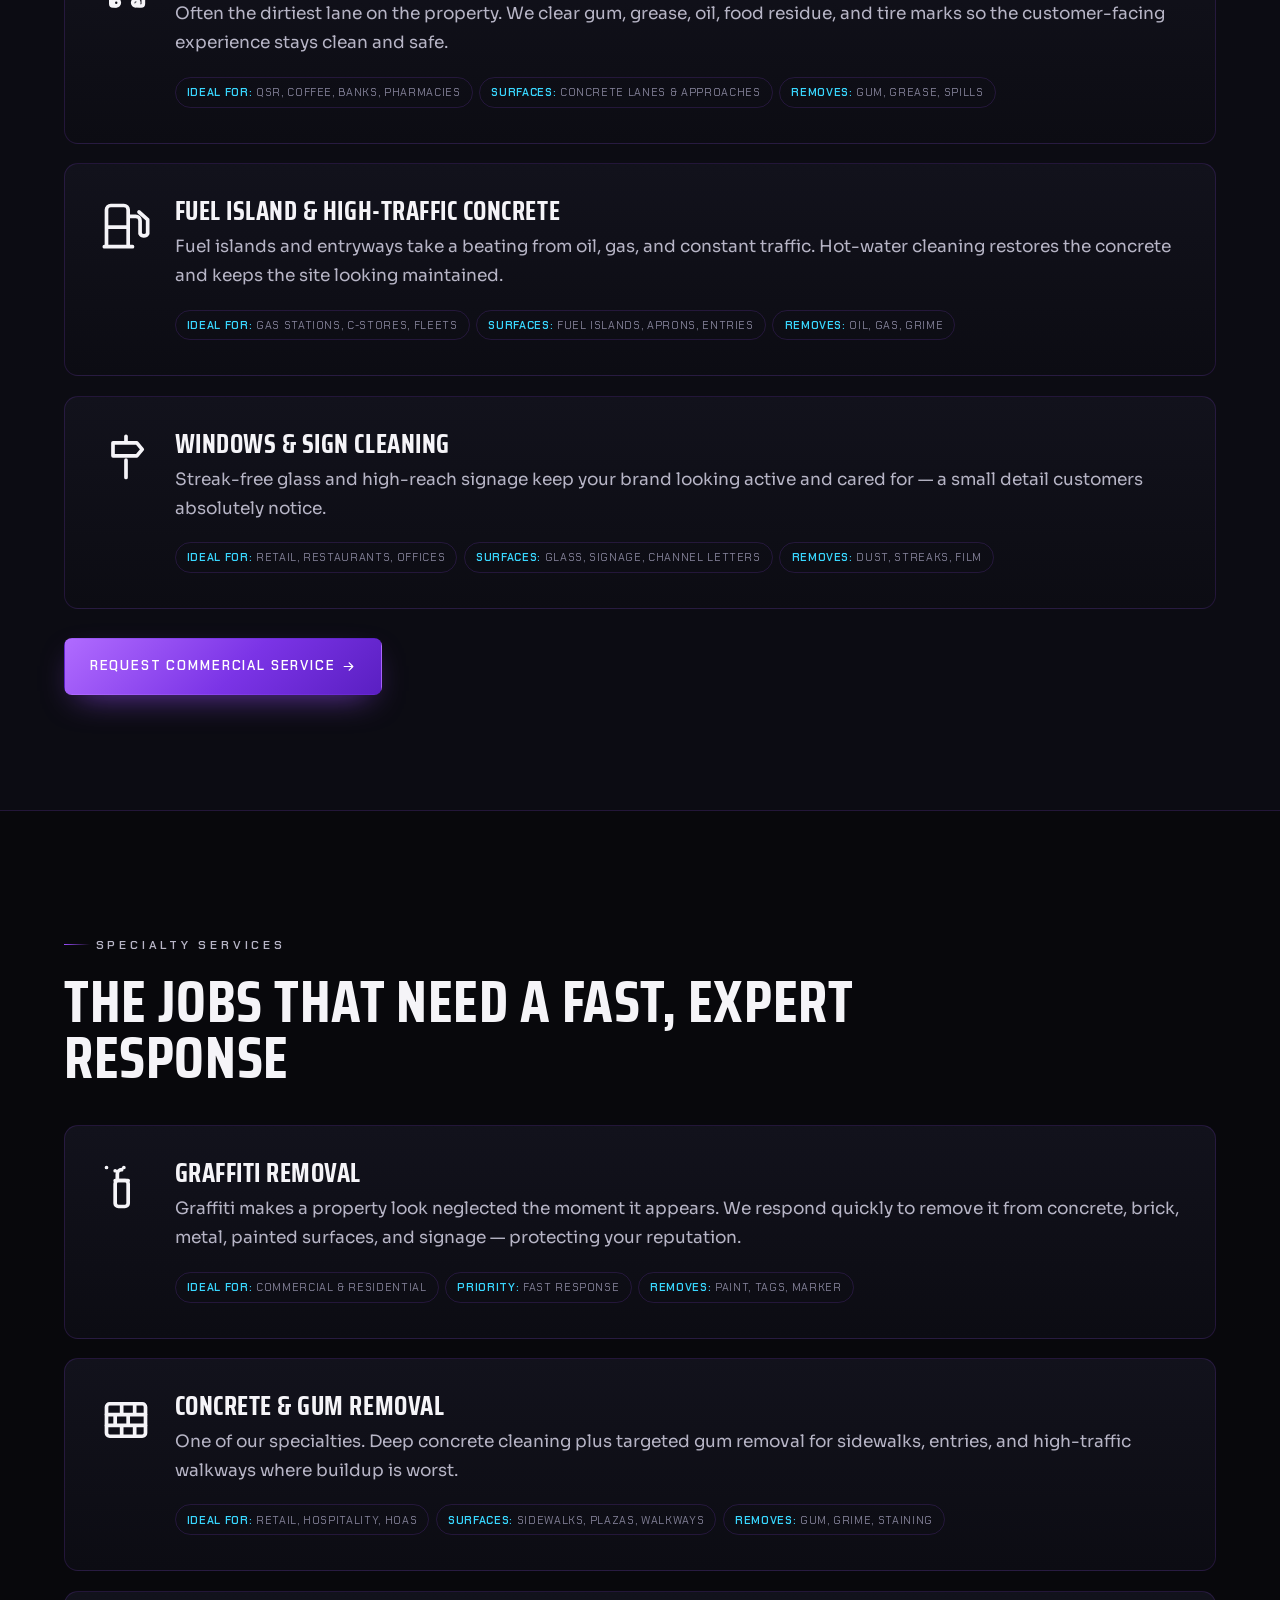
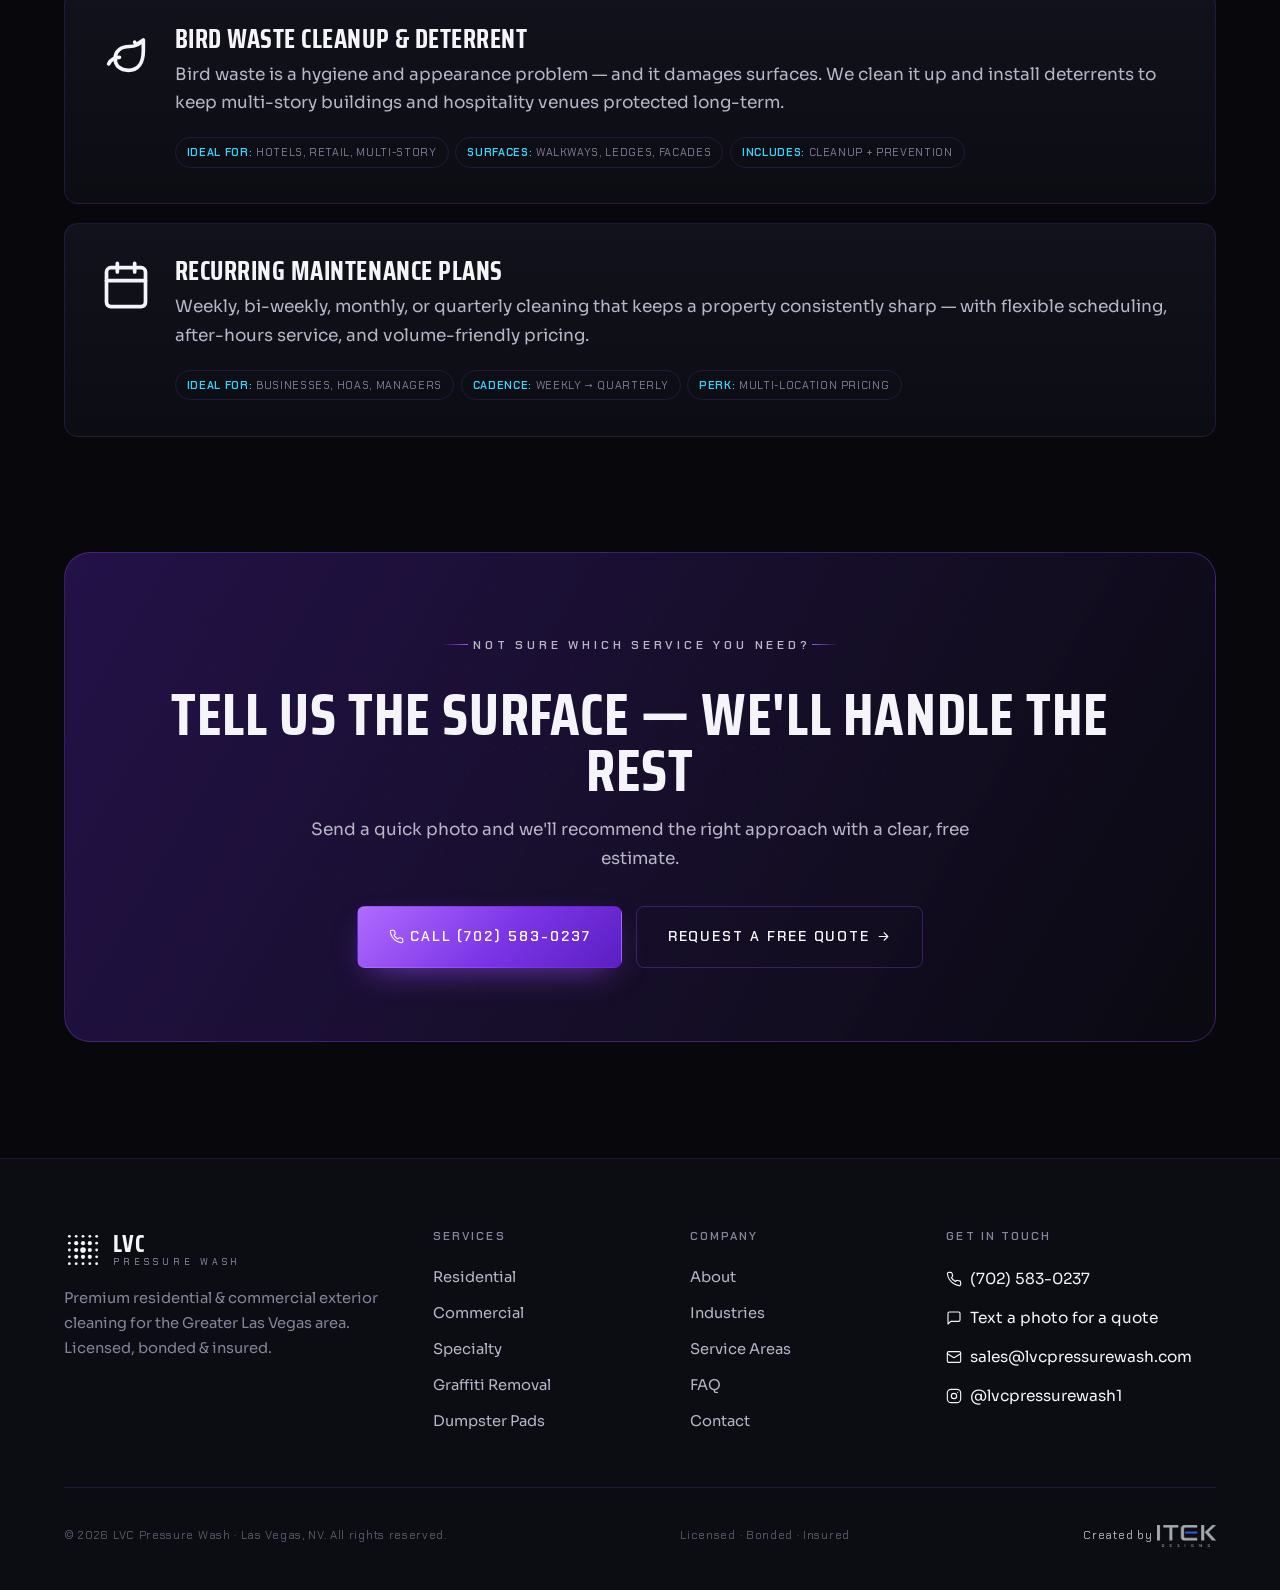
<file: site/services.html>
<!DOCTYPE html>
<html lang="en">
<head>
<meta charset="UTF-8">
<meta name="viewport" content="width=device-width, initial-scale=1">
<title>Pressure Washing Services in Las Vegas | LVC Pressure Wash</title>
<meta name="description" content="Pressure washing in Las Vegas: driveways, concrete, storefronts, parking lots, dumpster pads, drive-thrus, graffiti removal, windows &amp; signs.">
<link rel="canonical" href="https://www.lvcpressurewash.com/services">
<link rel="icon" href="assets/favicon.svg" type="image/svg+xml">
<link rel="preconnect" href="https://fonts.googleapis.com">
<link rel="preconnect" href="https://fonts.gstatic.com" crossorigin>
<link href="https://fonts.googleapis.com/css2?family=Chakra+Petch:wght@500;600;700&family=Saira+Condensed:wght@500;600;700;800&family=Sora:wght@300;400;500;600;700&display=swap" rel="stylesheet">
<link rel="stylesheet" href="css/styles.css">
</head>
<body>

<svg width="0" height="0" style="position:absolute" aria-hidden="true" focusable="false"><defs>
  <symbol id="mark" viewBox="0 0 46 46"><g fill="currentColor">
    <circle cx="6.5" cy="6.5" r="1.7"/><circle cx="14.75" cy="6.5" r="1.7"/><circle cx="23" cy="6.5" r="1.7"/><circle cx="31.25" cy="6.5" r="1.7"/><circle cx="39.5" cy="6.5" r="1.7"/>
    <circle cx="6.5" cy="14.75" r="1.7"/><circle cx="14.75" cy="14.75" r="2.5"/><circle cx="23" cy="14.75" r="2.5"/><circle cx="31.25" cy="14.75" r="2.5"/><circle cx="39.5" cy="14.75" r="1.7"/>
    <circle cx="6.5" cy="23" r="1.7"/><circle cx="14.75" cy="23" r="2.5"/><circle cx="23" cy="23" r="3.4"/><circle cx="31.25" cy="23" r="2.5"/><circle cx="39.5" cy="23" r="1.7"/>
    <circle cx="6.5" cy="31.25" r="1.7"/><circle cx="14.75" cy="31.25" r="2.5"/><circle cx="23" cy="31.25" r="2.5"/><circle cx="31.25" cy="31.25" r="2.5"/><circle cx="39.5" cy="31.25" r="1.7"/>
    <circle cx="6.5" cy="39.5" r="1.7"/><circle cx="14.75" cy="39.5" r="1.7"/><circle cx="23" cy="39.5" r="1.7"/><circle cx="31.25" cy="39.5" r="1.7"/><circle cx="39.5" cy="39.5" r="1.7"/>
  </g></symbol>
  <g fill="none" stroke="currentColor" stroke-width="1.7" stroke-linecap="round" stroke-linejoin="round">
    <symbol fill="none" stroke="currentColor" stroke-width="1.7" stroke-linecap="round" stroke-linejoin="round" id="i-phone" viewBox="0 0 24 24"><path d="M22 16.92v3a2 2 0 0 1-2.18 2 19.79 19.79 0 0 1-8.63-3.07 19.5 19.5 0 0 1-6-6A19.79 19.79 0 0 1 2.12 4.18 2 2 0 0 1 4.11 2h3a2 2 0 0 1 2 1.72c.13.96.36 1.9.7 2.81a2 2 0 0 1-.45 2.11L8.09 9.91a16 16 0 0 0 6 6l1.27-1.27a2 2 0 0 1 2.11-.45c.91.34 1.85.57 2.81.7A2 2 0 0 1 22 16.92z"/></symbol>
    <symbol fill="none" stroke="currentColor" stroke-width="1.7" stroke-linecap="round" stroke-linejoin="round" id="i-msg" viewBox="0 0 24 24"><path d="M21 15a2 2 0 0 1-2 2H7l-4 4V5a2 2 0 0 1 2-2h14a2 2 0 0 1 2 2z"/></symbol>
    <symbol fill="none" stroke="currentColor" stroke-width="1.7" stroke-linecap="round" stroke-linejoin="round" id="i-arrow" viewBox="0 0 24 24"><path d="M5 12h14M13 6l6 6-6 6"/></symbol>
    <symbol fill="none" stroke="currentColor" stroke-width="1.7" stroke-linecap="round" stroke-linejoin="round" id="i-check" viewBox="0 0 24 24"><path d="M20 6 9 17l-5-5"/></symbol>
    <symbol fill="none" stroke="currentColor" stroke-width="1.7" stroke-linecap="round" stroke-linejoin="round" id="i-mail" viewBox="0 0 24 24"><rect x="2" y="4" width="20" height="16" rx="2"/><path d="m2 7 10 6 10-6"/></symbol>
    <symbol fill="none" stroke="currentColor" stroke-width="1.7" stroke-linecap="round" stroke-linejoin="round" id="i-instagram" viewBox="0 0 24 24"><rect x="2" y="2" width="20" height="20" rx="5.5"/><circle cx="12" cy="12" r="4"/><path d="M17.5 6.5h.01"/></symbol>
    <symbol fill="none" stroke="currentColor" stroke-width="1.7" stroke-linecap="round" stroke-linejoin="round" id="i-layers" viewBox="0 0 24 24"><path d="m12 2 9 5-9 5-9-5zM3 12l9 5 9-5M3 17l9 5 9-5"/></symbol>
    <symbol fill="none" stroke="currentColor" stroke-width="1.7" stroke-linecap="round" stroke-linejoin="round" id="i-paving" viewBox="0 0 24 24"><rect x="3" y="4.5" width="18" height="15" rx="1.5"/><path d="M3 9.5h18M3 14.5h18M10 4.5v5M16 4.5v5M7 9.5v5M13 9.5v5M10 14.5v5M16 14.5v5"/></symbol>
    <symbol fill="none" stroke="currentColor" stroke-width="1.7" stroke-linecap="round" stroke-linejoin="round" id="i-road" viewBox="0 0 24 24"><path d="M4 20 8.5 4h7L20 20"/><path d="M12 6v3M12 11v3M12 16v3"/></symbol>
    <symbol fill="none" stroke="currentColor" stroke-width="1.7" stroke-linecap="round" stroke-linejoin="round" id="i-home" viewBox="0 0 24 24"><path d="m3 9 9-7 9 7v11a2 2 0 0 1-2 2H5a2 2 0 0 1-2-2z"/><path d="M9 22V12h6v10"/></symbol>
    <symbol fill="none" stroke="currentColor" stroke-width="1.7" stroke-linecap="round" stroke-linejoin="round" id="i-store" viewBox="0 0 24 24"><path d="M3 9l1.5-5h15L21 9M4 9v11h16V9M4 9a3 3 0 0 0 5 0 3 3 0 0 0 6 0 3 3 0 0 0 5 0M9 20v-6h6v6"/></symbol>
    <symbol fill="none" stroke="currentColor" stroke-width="1.7" stroke-linecap="round" stroke-linejoin="round" id="i-window" viewBox="0 0 24 24"><rect x="3" y="3" width="18" height="18" rx="2"/><path d="M3 9h18M9 21V9"/></symbol>
    <symbol fill="none" stroke="currentColor" stroke-width="1.7" stroke-linecap="round" stroke-linejoin="round" id="i-droplet" viewBox="0 0 24 24"><path d="M12 2.7l5.66 5.66a8 8 0 1 1-11.32 0z"/></symbol>
    <symbol fill="none" stroke="currentColor" stroke-width="1.7" stroke-linecap="round" stroke-linejoin="round" id="i-trash" viewBox="0 0 24 24"><path d="M4 6h16M9 6V4h6v2M6 6l1 14h10l1-14M10 10v6M14 10v6"/></symbol>
    <symbol fill="none" stroke="currentColor" stroke-width="1.7" stroke-linecap="round" stroke-linejoin="round" id="i-car" viewBox="0 0 24 24"><path d="M5 13l1.6-4.5A2 2 0 0 1 8.5 7h7a2 2 0 0 1 1.9 1.5L19 13M4 13h16v4a1 1 0 0 1-1 1h-1a1 1 0 0 1-1-1M7 18H6a1 1 0 0 1-1-1v-4"/><circle cx="7.5" cy="16.5" r="1.4"/><circle cx="16.5" cy="16.5" r="1.4"/></symbol>
    <symbol fill="none" stroke="currentColor" stroke-width="1.7" stroke-linecap="round" stroke-linejoin="round" id="i-parking" viewBox="0 0 24 24"><rect x="3" y="3" width="18" height="18" rx="2.5"/><path d="M9 17V7h4a3 3 0 0 1 0 6H9"/></symbol>
    <symbol fill="none" stroke="currentColor" stroke-width="1.7" stroke-linecap="round" stroke-linejoin="round" id="i-sign" viewBox="0 0 24 24"><path d="M12 2v3M12 21v-8M6 5h11l2.5 3L17 11H6z"/></symbol>
    <symbol fill="none" stroke="currentColor" stroke-width="1.7" stroke-linecap="round" stroke-linejoin="round" id="i-spray" viewBox="0 0 24 24"><path d="M3 3h.01M7 4.5h.01M11 3h.01M7 9h6M8 9V6a2 2 0 0 1 2-2"/><rect x="7" y="9" width="6" height="12" rx="1.5"/></symbol>
    <symbol fill="none" stroke="currentColor" stroke-width="1.7" stroke-linecap="round" stroke-linejoin="round" id="i-fuel" viewBox="0 0 24 24"><path d="M3 22V5a2 2 0 0 1 2-2h6a2 2 0 0 1 2 2v17M2 22h13M3 13h10M13 8h3.5a2 2 0 0 1 2 2v6a2 2 0 0 0 3.5 0V9.5L18 6"/></symbol>
    <symbol fill="none" stroke="currentColor" stroke-width="1.7" stroke-linecap="round" stroke-linejoin="round" id="i-bird" viewBox="0 0 24 24"><path d="M16 7h.01M20 6c-1.5 2-3.5 3-6.5 3-4 0-6.5 2.2-6.5 5.5C7 18 9.5 20 13 20c5 0 7-4 7-9V6l-3 2M9 14c-2 0-4 1-5 3"/></symbol>
    <symbol fill="none" stroke="currentColor" stroke-width="1.7" stroke-linecap="round" stroke-linejoin="round" id="i-calendar" viewBox="0 0 24 24"><rect x="3" y="4" width="18" height="18" rx="2"/><path d="M16 2v4M8 2v4M3 10h18"/></symbol>
  </g>
</defs></svg>

<header class="header">
  <div class="container"><nav class="nav">
    <a href="/" class="brand" aria-label="LVC Pressure Wash home"><svg class="mark" viewBox="0 0 46 46" aria-hidden="true"><use href="#mark"/></svg><span class="brand-word"><span class="b1">LVC</span><span class="b2">PRESSURE&nbsp;WASH</span></span></a>
    <div class="nav-links"><a href="/">Home</a><a href="/services" class="active">Services</a><a href="/industries">Industries</a><a href="/about">About</a><a href="/service-areas">Service Areas</a><a href="/faq">FAQ</a></div>
    <div class="nav-cta"><a href="tel:+17025830237" class="nav-phone"><svg aria-hidden="true"><use href="#i-phone"/></svg>(702) 583-0237</a><a href="/contact" class="btn">Free Estimate <svg aria-hidden="true"><use href="#i-arrow"/></svg></a><button class="nav-toggle" aria-label="Open menu" aria-expanded="false" aria-controls="mobile-menu"><span></span></button></div>
  </nav></div>
</header>

<div class="mobile-menu" id="mobile-menu">
  <a href="/">Home <span>01</span></a><a href="/services">Services <span>02</span></a><a href="/industries">Industries <span>03</span></a><a href="/about">About <span>04</span></a><a href="/service-areas">Service Areas <span>05</span></a><a href="/faq">FAQ <span>06</span></a><a href="/contact">Contact <span>07</span></a>
  <a href="tel:+17025830237" class="btn btn-block btn-lg"><svg aria-hidden="true"><use href="#i-phone"/></svg> Call (702) 583-0237</a>
</div>

<main>
<section class="subhero">
  <div class="dotwash" aria-hidden="true"></div>
  <div class="container subhero-inner">
    <p class="crumbs"><a href="/">Home</a> / <span>Services</span></p>
    <h1>Every surface, one standard</h1>
    <p class="lead">Residential, commercial, and specialty exterior cleaning built for Las Vegas properties. Whatever the surface — and whatever's built up on it — we've got the equipment and the method for it.</p>
    <div class="btn-row" style="margin-top:1.6rem;">
      <a href="#residential" class="btn btn-ghost">Residential</a>
      <a href="#commercial" class="btn btn-ghost">Commercial</a>
      <a href="#specialty" class="btn btn-ghost">Specialty</a>
    </div>
  </div>
</section>

<!-- RESIDENTIAL -->
<section class="section" id="residential">
  <div class="container">
    <div class="section-head reveal" style="margin-bottom:2.4rem;">
      <p class="eyebrow">Residential pressure washing</p>
      <h2>Make your home look cared for again</h2>
      <p>Las Vegas heat, dust, and monsoon storms leave stubborn buildup that dulls your home and wears surfaces down over time. We remove it safely — and bring the curb appeal back.</p>
    </div>
    <div class="grid" style="gap:1.2rem;">
      <article class="svc-detail reveal"><svg class="di" aria-hidden="true"><use href="#i-road"/></svg><div>
        <h3>Driveways &amp; Sidewalks</h3>
        <p>The first thing anyone sees. We lift ground-in dirt, tire marks, oil spots, and weather staining from concrete and pavers — restoring an even, clean finish.</p>
        <div class="meta"><span class="m"><b>Ideal for:</b> Homeowners</span><span class="m"><b>Surfaces:</b> Concrete, pavers, brick</span><span class="m"><b>Removes:</b> Dirt, oil, tire marks, algae</span></div>
      </div></article>
      <article class="svc-detail reveal" data-d="1"><svg class="di" aria-hidden="true"><use href="#i-droplet"/></svg><div>
        <h3>Siding &amp; Exterior Surfaces</h3>
        <p>Gentle soft-wash cleaning that removes dust, cobwebs, and grime from stucco, siding, and painted surfaces without forcing water where it shouldn't go.</p>
        <div class="meta"><span class="m"><b>Ideal for:</b> Homeowners</span><span class="m"><b>Surfaces:</b> Stucco, siding, painted walls</span><span class="m"><b>Removes:</b> Dust, algae, cobwebs</span></div>
      </div></article>
      <article class="svc-detail reveal"><svg class="di" aria-hidden="true"><use href="#i-window"/></svg><div>
        <h3>Windows, Patios &amp; Garage Floors</h3>
        <p>Streak-free window cleaning plus patios, pool decks, and garage floors — the everyday surfaces that make a home feel clean from the ground up.</p>
        <div class="meta"><span class="m"><b>Ideal for:</b> Homeowners</span><span class="m"><b>Surfaces:</b> Glass, concrete, pavers</span><span class="m"><b>Removes:</b> Grime, streaks, oil</span></div>
      </div></article>
      <article class="svc-detail reveal" data-d="1"><svg class="di" aria-hidden="true"><use href="#i-fuel"/></svg><div>
        <h3>Oil, Gas &amp; Rust Stain Removal</h3>
        <p>Those dark spots on the driveway don't just rinse off. We treat and lift oil, gas, and rust stains to even out the surface and stop them from spreading.</p>
        <div class="meta"><span class="m"><b>Ideal for:</b> Homeowners</span><span class="m"><b>Surfaces:</b> Concrete driveways &amp; garages</span><span class="m"><b>Removes:</b> Oil, gas, rust, fertilizer</span></div>
      </div></article>
    </div>
    <div class="reveal" style="margin-top:1.8rem;"><a href="/contact" class="btn">Get a residential quote <svg aria-hidden="true"><use href="#i-arrow"/></svg></a></div>
  </div>
</section>

<!-- COMMERCIAL -->
<section class="section" id="commercial" style="background:var(--ink-1); border-block:1px solid var(--line);">
  <div class="container">
    <div class="section-head reveal" style="margin-bottom:2.4rem;">
      <p class="eyebrow">Commercial power washing</p>
      <h2>A property your customers trust on sight</h2>
      <p>Appearances, safety, and sanitation shape every customer's first impression. We keep commercial exteriors clean and professional — around your hours, on a schedule that works.</p>
    </div>
    <div class="grid" style="gap:1.2rem;">
      <article class="svc-detail reveal"><svg class="di" aria-hidden="true"><use href="#i-store"/></svg><div>
        <h3>Storefront &amp; Building Exterior Cleaning</h3>
        <p>Facades, entryways, breezeways, and exterior surfaces washed to remove dust, grime, and environmental buildup — protecting the property and the impression it makes.</p>
        <div class="meta"><span class="m"><b>Ideal for:</b> Retail, offices, hospitality</span><span class="m"><b>Surfaces:</b> Stucco, brick, metal, glass</span><span class="m"><b>Removes:</b> Dust, grime, staining</span></div>
      </div></article>
      <article class="svc-detail reveal" data-d="1"><svg class="di" aria-hidden="true"><use href="#i-parking"/></svg><div>
        <h3>Parking Lots &amp; Garages</h3>
        <p>High-traffic asphalt and concrete collect oil, gum, and grime fast. Regular cleaning improves safety, protects the surface, and keeps your property image sharp.</p>
        <div class="meta"><span class="m"><b>Ideal for:</b> Retail centers, hotels, HOAs</span><span class="m"><b>Surfaces:</b> Asphalt, concrete, garages</span><span class="m"><b>Removes:</b> Oil, gum, grime, debris</span></div>
      </div></article>
      <article class="svc-detail reveal"><svg class="di" aria-hidden="true"><use href="#i-trash"/></svg><div>
        <h3>Dumpster Pad Sanitizing</h3>
        <p>Not an afterthought — a valuable recurring service. Hot-water cleaning and sanitizing cut grease and odor, discourage pests, and keep the area presentable.</p>
        <div class="meta"><span class="m"><b>Ideal for:</b> Restaurants, retail, hotels</span><span class="m"><b>Surfaces:</b> Concrete pads &amp; enclosures</span><span class="m"><b>Removes:</b> Grease, odor, residue</span></div>
      </div></article>
      <article class="svc-detail reveal" data-d="1"><svg class="di" aria-hidden="true"><use href="#i-car"/></svg><div>
        <h3>Drive-Thru Cleaning</h3>
        <p>Often the dirtiest lane on the property. We clear gum, grease, oil, food residue, and tire marks so the customer-facing experience stays clean and safe.</p>
        <div class="meta"><span class="m"><b>Ideal for:</b> QSR, coffee, banks, pharmacies</span><span class="m"><b>Surfaces:</b> Concrete lanes &amp; approaches</span><span class="m"><b>Removes:</b> Gum, grease, spills</span></div>
      </div></article>
      <article class="svc-detail reveal"><svg class="di" aria-hidden="true"><use href="#i-fuel"/></svg><div>
        <h3>Fuel Island &amp; High-Traffic Concrete</h3>
        <p>Fuel islands and entryways take a beating from oil, gas, and constant traffic. Hot-water cleaning restores the concrete and keeps the site looking maintained.</p>
        <div class="meta"><span class="m"><b>Ideal for:</b> Gas stations, c-stores, fleets</span><span class="m"><b>Surfaces:</b> Fuel islands, aprons, entries</span><span class="m"><b>Removes:</b> Oil, gas, grime</span></div>
      </div></article>
      <article class="svc-detail reveal" data-d="1"><svg class="di" aria-hidden="true"><use href="#i-sign"/></svg><div>
        <h3>Windows &amp; Sign Cleaning</h3>
        <p>Streak-free glass and high-reach signage keep your brand looking active and cared for — a small detail customers absolutely notice.</p>
        <div class="meta"><span class="m"><b>Ideal for:</b> Retail, restaurants, offices</span><span class="m"><b>Surfaces:</b> Glass, signage, channel letters</span><span class="m"><b>Removes:</b> Dust, streaks, film</span></div>
      </div></article>
    </div>
    <div class="reveal" style="margin-top:1.8rem;"><a href="/contact" class="btn">Request commercial service <svg aria-hidden="true"><use href="#i-arrow"/></svg></a></div>
  </div>
</section>

<!-- SPECIALTY -->
<section class="section" id="specialty">
  <div class="container">
    <div class="section-head reveal" style="margin-bottom:2.4rem;">
      <p class="eyebrow">Specialty services</p>
      <h2>The jobs that need a fast, expert response</h2>
    </div>
    <div class="grid" style="gap:1.2rem;">
      <article class="svc-detail reveal"><svg class="di" aria-hidden="true"><use href="#i-spray"/></svg><div>
        <h3>Graffiti Removal</h3>
        <p>Graffiti makes a property look neglected the moment it appears. We respond quickly to remove it from concrete, brick, metal, painted surfaces, and signage — protecting your reputation.</p>
        <div class="meta"><span class="m"><b>Ideal for:</b> Commercial &amp; residential</span><span class="m"><b>Priority:</b> Fast response</span><span class="m"><b>Removes:</b> Paint, tags, marker</span></div>
      </div></article>
      <article class="svc-detail reveal" data-d="1"><svg class="di" aria-hidden="true"><use href="#i-paving"/></svg><div>
        <h3>Concrete &amp; Gum Removal</h3>
        <p>One of our specialties. Deep concrete cleaning plus targeted gum removal for sidewalks, entries, and high-traffic walkways where buildup is worst.</p>
        <div class="meta"><span class="m"><b>Ideal for:</b> Retail, hospitality, HOAs</span><span class="m"><b>Surfaces:</b> Sidewalks, plazas, walkways</span><span class="m"><b>Removes:</b> Gum, grime, staining</span></div>
      </div></article>
      <article class="svc-detail reveal"><svg class="di" aria-hidden="true"><use href="#i-bird"/></svg><div>
        <h3>Bird Waste Cleanup &amp; Deterrent</h3>
        <p>Bird waste is a hygiene and appearance problem — and it damages surfaces. We clean it up and install deterrents to keep multi-story buildings and hospitality venues protected long-term.</p>
        <div class="meta"><span class="m"><b>Ideal for:</b> Hotels, retail, multi-story</span><span class="m"><b>Surfaces:</b> Walkways, ledges, facades</span><span class="m"><b>Includes:</b> Cleanup + prevention</span></div>
      </div></article>
      <article class="svc-detail reveal" data-d="1"><svg class="di" aria-hidden="true"><use href="#i-calendar"/></svg><div>
        <h3>Recurring Maintenance Plans</h3>
        <p>Weekly, bi-weekly, monthly, or quarterly cleaning that keeps a property consistently sharp — with flexible scheduling, after-hours service, and volume-friendly pricing.</p>
        <div class="meta"><span class="m"><b>Ideal for:</b> Businesses, HOAs, managers</span><span class="m"><b>Cadence:</b> Weekly → quarterly</span><span class="m"><b>Perk:</b> Multi-location pricing</span></div>
      </div></article>
    </div>
  </div>
</section>

<!-- CTA -->
<section class="section" style="padding-top:0;">
  <div class="container">
    <div class="cta-band reveal"><div class="dotwash" aria-hidden="true"></div>
      <div class="cta-inner">
        <p class="eyebrow center">Not sure which service you need?</p>
        <h2>Tell us the surface — we'll handle the rest</h2>
        <p>Send a quick photo and we'll recommend the right approach with a clear, free estimate.</p>
        <div class="btn-row" style="justify-content:center;">
          <a href="tel:+17025830237" class="btn btn-lg"><svg aria-hidden="true"><use href="#i-phone"/></svg> Call (702) 583-0237</a>
          <a href="/contact" class="btn btn-ghost btn-lg">Request a free quote <svg aria-hidden="true"><use href="#i-arrow"/></svg></a>
        </div>
      </div>
    </div>
  </div>
</section>
</main>

<footer class="footer">
  <div class="container">
    <div class="footer-top">
      <div class="footer-brand"><a href="/" class="brand" aria-label="LVC Pressure Wash home"><svg class="mark" viewBox="0 0 46 46" aria-hidden="true"><use href="#mark"/></svg><span class="brand-word"><span class="b1">LVC</span><span class="b2">PRESSURE&nbsp;WASH</span></span></a><p>Premium residential &amp; commercial exterior cleaning for the Greater Las Vegas area. Licensed, bonded &amp; insured.</p></div>
      <div class="footer-col"><h4>Services</h4><a href="services.html#residential">Residential</a><a href="services.html#commercial">Commercial</a><a href="services.html#specialty">Specialty</a><a href="services.html#specialty">Graffiti Removal</a><a href="services.html#commercial">Dumpster Pads</a></div>
      <div class="footer-col"><h4>Company</h4><a href="/about">About</a><a href="/industries">Industries</a><a href="/service-areas">Service Areas</a><a href="/faq">FAQ</a><a href="/contact">Contact</a></div>
      <div class="footer-col footer-contact"><h4>Get in touch</h4><a href="tel:+17025830237"><svg aria-hidden="true"><use href="#i-phone"/></svg> (702) 583-0237</a><a href="sms:+17025830237"><svg aria-hidden="true"><use href="#i-msg"/></svg> Text a photo for a quote</a><a href="mailto:sales@lvcpressurewash.com"><svg aria-hidden="true"><use href="#i-mail"/></svg> sales@lvcpressurewash.com</a><a href="https://www.instagram.com/lvcpressurewash1" target="_blank" rel="noopener"><svg aria-hidden="true"><use href="#i-instagram"/></svg> @lvcpressurewash1</a></div>
    </div>
    <div class="footer-bottom"><p>© <span id="year">2026</span> LVC Pressure Wash · Las Vegas, NV. All rights reserved.</p><p>Licensed · Bonded · Insured</p><p><a class="itek-credit" href="https://itekdesigns.com" target="_blank" rel="noopener">Created by <img src="assets/img/itek-designs.png" alt="ITEK Designs" width="59" height="22" loading="lazy" decoding="async"></a></p></div>
  </div>
</footer>

<div class="mobile-bar"><a class="call" href="tel:+17025830237"><svg aria-hidden="true"><use href="#i-phone"/></svg> Call</a><a class="txt" href="sms:+17025830237"><svg aria-hidden="true"><use href="#i-msg"/></svg> Text a Quote</a></div>

<script src="js/main.js"></script>
</body>
</html>
</file>
<file: site/css/styles.css>
/* =============================================================
   LVC PRESSURE WASH — "Vegas Night" design system
   Palette derived from the company Cybertruck wrap (electric violet)
   set against wet-neon-concrete black. Built to feel like a premium
   property-maintenance brand, not a generic blue pressure-wash template.
   ============================================================= */

/* ---------- Tokens ---------- */
:root{
  /* base */
  --ink:        #08080c;
  --ink-1:      #0c0c13;
  --ink-2:      #12121c;
  --ink-3:      #191926;
  --ink-4:      #22222f;

  /* brand accents */
  --volt:       #9b4dff;   /* electric violet — the truck wrap */
  --volt-2:     #7b34e6;
  --volt-deep:  #5a1fc2;
  --volt-glow:  #c39bff;
  --cyan:       #39d7ff;   /* icy water highlight */
  --cyan-deep:  #17a9d6;

  /* neutrals / text */
  --bone:       #f5f4f8;
  --fog:        #b7b5c6;   /* body text */
  --steel:      #85839a;   /* dim labels */
  --steel-2:    #5b5a6d;

  /* lines & surfaces */
  --line:       rgba(155,77,255,.16);
  --line-2:     rgba(155,77,255,.30);
  --line-soft:  rgba(255,255,255,.07);
  --glass:      rgba(18,18,28,.66);

  /* gradients */
  --grad-volt:  linear-gradient(135deg, #b06bff 0%, #7b34e6 55%, #5a1fc2 100%);
  --grad-line:  linear-gradient(90deg, transparent, var(--volt), var(--cyan), transparent);

  /* effect */
  --glow-volt:  0 0 0 1px rgba(155,77,255,.35), 0 18px 50px -18px rgba(155,77,255,.55);
  --shadow-card:0 24px 60px -30px rgba(0,0,0,.9);

  /* type */
  --f-display: "Saira Condensed", "Arial Narrow", sans-serif;
  --f-body:    "Sora", system-ui, -apple-system, sans-serif;
  --f-mono:    "Chakra Petch", ui-monospace, monospace;

  /* rhythm */
  --container: 1240px;
  --gutter:    clamp(1.15rem, 4vw, 2.75rem);
  --section-y: clamp(4.5rem, 9vw, 8.5rem);
  --radius:    14px;
  --radius-sm: 8px;
}

/* ---------- Reset ---------- */
*,*::before,*::after{ box-sizing:border-box; }
html{ -webkit-text-size-adjust:100%; scroll-behavior:smooth; }
@media (prefers-reduced-motion: reduce){ html{ scroll-behavior:auto; } }
body{
  margin:0;
  background:var(--ink);
  color:var(--fog);
  font-family:var(--f-body);
  font-size:1.0625rem;
  line-height:1.7;
  -webkit-font-smoothing:antialiased;
  text-rendering:optimizeLegibility;
  overflow-x:hidden;
}
img,video,svg{ display:block; max-width:100%; }
a{ color:inherit; text-decoration:none; }
button{ font:inherit; color:inherit; cursor:pointer; }
ul{ margin:0; padding:0; list-style:none; }
:focus-visible{ outline:2px solid var(--cyan); outline-offset:3px; border-radius:3px; }
::selection{ background:var(--volt); color:#fff; }

/* ---------- Typography ---------- */
h1,h2,h3,h4{
  font-family:var(--f-display);
  color:var(--bone);
  font-weight:700;
  line-height:.98;
  letter-spacing:.01em;
  text-transform:uppercase;
  margin:0;
}
h1{ font-size:clamp(2.9rem, 7.4vw, 6.2rem); }
h2{ font-size:clamp(2.1rem, 4.6vw, 3.7rem); line-height:.96; }
h3{ font-size:clamp(1.32rem, 2.1vw, 1.65rem); letter-spacing:.02em; }
p{ margin:0 0 1.1em; }
strong{ color:var(--bone); font-weight:600; }

.eyebrow{
  font-family:var(--f-mono);
  font-weight:600;
  font-size:.74rem;
  letter-spacing:.32em;
  text-transform:uppercase;
  color:var(--volt-glow);
  display:inline-flex;
  align-items:center;
  gap:.7ch;
  margin:0 0 1.2rem;
}
.eyebrow::before{
  content:"";
  width:26px; height:1px;
  background:linear-gradient(90deg,var(--volt),transparent);
}
.eyebrow.center{ justify-content:center; }
.eyebrow.center::before{ background:linear-gradient(90deg,transparent,var(--volt)); }
.eyebrow.center::after{
  content:""; width:26px; height:1px; margin-left:-.32em;
  background:linear-gradient(90deg,var(--volt),transparent);
}

.text-cyan{ color:var(--cyan); }
.text-volt{ color:var(--volt-glow);
  -webkit-text-fill-color:transparent;
  background:var(--grad-volt);
  -webkit-background-clip:text; background-clip:text; }
.lead{ font-size:clamp(1.05rem,1.5vw,1.22rem); color:var(--fog); max-width:60ch; }
.muted{ color:var(--steel); }

/* ---------- Layout ---------- */
.container{ width:100%; max-width:var(--container); margin-inline:auto; padding-inline:var(--gutter); }
.container-wide{ max-width:1440px; }
.section{ padding-block:var(--section-y); position:relative; }
.section-tight{ padding-block:clamp(3rem,6vw,5rem); }
.divider-line{ height:1px; background:var(--line); }
.center{ text-align:center; }
.grid{ display:grid; gap:clamp(1rem,2vw,1.6rem); }
.stack-sm{ display:grid; gap:.6rem; }

.section-head{ max-width:64ch; }
.section-head.center{ margin-inline:auto; }
.section-head h2{ margin-bottom:1.1rem; }
.section-head p{ color:var(--fog); }

/* dot-grid watermark echoing the logo mark */
.dotwash{
  position:absolute; inset:0; pointer-events:none; opacity:.5;
  background-image:radial-gradient(rgba(155,77,255,.10) 1.4px, transparent 1.5px);
  background-size:26px 26px;
  -webkit-mask-image:radial-gradient(ellipse 70% 60% at 50% 40%, #000, transparent 75%);
          mask-image:radial-gradient(ellipse 70% 60% at 50% 40%, #000, transparent 75%);
}

/* ---------- Buttons ---------- */
.btn{
  --_bg:var(--grad-volt);
  display:inline-flex; align-items:center; gap:.7ch;
  font-family:var(--f-mono); font-weight:600;
  font-size:.82rem; letter-spacing:.14em; text-transform:uppercase;
  padding:1.02rem 1.55rem; border:1px solid transparent; border-radius:var(--radius-sm);
  background:var(--_bg); color:#fff;
  position:relative; transition:transform .25s ease, box-shadow .25s ease, background .25s;
  box-shadow:0 12px 34px -14px rgba(155,77,255,.75);
}
.btn svg{ width:15px; height:15px; transition:transform .25s ease; }
.btn:hover{ transform:translateY(-2px); box-shadow:0 20px 44px -14px rgba(155,77,255,.9); }
.btn:hover svg{ transform:translateX(4px); }
.btn-ghost{
  background:transparent; color:var(--bone);
  border:1px solid var(--line-2);
  box-shadow:none;
}
.btn-ghost:hover{ background:rgba(155,77,255,.08); border-color:var(--volt); box-shadow:none; }
.btn-lg{ padding:1.15rem 1.9rem; font-size:.86rem; }
.btn-block{ width:100%; justify-content:center; }
.btn-cyan{ background:linear-gradient(135deg,#5fe6ff,#17a9d6); color:#04222b; box-shadow:0 12px 34px -14px rgba(57,215,255,.7); }
.btn-cyan:hover{ box-shadow:0 20px 44px -14px rgba(57,215,255,.9); }
.btn-row{ display:flex; flex-wrap:wrap; gap:.9rem; }

/* ---------- Header ---------- */
.header{
  position:fixed; inset:0 0 auto 0; z-index:60;
  transition:background .3s ease, border-color .3s ease, backdrop-filter .3s;
  border-bottom:1px solid transparent;
}
.header.scrolled{
  background:rgba(8,8,12,.82);
  backdrop-filter:blur(14px) saturate(1.3);
  border-bottom-color:var(--line);
}
.nav{ display:flex; align-items:center; justify-content:space-between; gap:1.5rem; height:76px; }
.brand{ display:flex; align-items:center; gap:.7rem; flex-shrink:0; }
.brand .mark{ width:38px; height:38px; color:var(--bone); transition:color .3s; }
.brand:hover .mark{ color:var(--volt-glow); }
.brand-logo{ width:46px; height:46px; object-fit:contain; flex-shrink:0; border-radius:50%;
  transition:transform .3s ease, box-shadow .3s ease; }
.brand:hover .brand-logo{ transform:scale(1.05); box-shadow:0 0 0 2px rgba(155,77,255,.25), 0 0 22px -4px rgba(155,77,255,.6); }
.footer .brand-logo{ width:44px; height:44px; }
.brand-word{ display:flex; flex-direction:column; line-height:1; }
.brand-word .b1{ font-family:var(--f-display); font-weight:700; font-size:1.5rem; letter-spacing:.04em; color:var(--bone); }
.brand-word .b2{ font-family:var(--f-mono); font-weight:500; font-size:.56rem; letter-spacing:.44em; color:var(--steel); margin-top:2px; }

.nav-links{ display:flex; align-items:center; gap:.35rem; }
.nav-links a{
  font-family:var(--f-mono); font-size:.78rem; font-weight:500;
  letter-spacing:.12em; text-transform:uppercase; color:var(--fog);
  padding:.6rem .85rem; border-radius:6px; position:relative; transition:color .2s;
}
.nav-links a:hover{ color:var(--bone); }
.nav-links a.active{ color:var(--volt-glow); }
.nav-links a.active::after{
  content:""; position:absolute; left:.85rem; right:.85rem; bottom:.35rem; height:1.5px;
  background:var(--grad-volt); border-radius:2px;
}
.nav-cta{ display:flex; align-items:center; gap:.9rem; }
.nav-phone{
  display:inline-flex; align-items:center; gap:.55ch;
  font-family:var(--f-mono); font-weight:600; font-size:.86rem; letter-spacing:.06em;
  color:var(--bone);
}
.nav-phone svg{ width:15px; height:15px; color:var(--bone); }
.nav-toggle{ display:none; background:none; border:1px solid var(--line-2); border-radius:8px; width:46px; height:46px; align-items:center; justify-content:center; }
.nav-toggle span{ display:block; width:20px; height:2px; background:var(--bone); position:relative; transition:.25s; }
.nav-toggle span::before,.nav-toggle span::after{ content:""; position:absolute; left:0; width:20px; height:2px; background:var(--bone); transition:.25s; }
.nav-toggle span::before{ top:-6px; } .nav-toggle span::after{ top:6px; }
body.menu-open .nav-toggle span{ background:transparent; }
body.menu-open .nav-toggle span::before{ top:0; transform:rotate(45deg); }
body.menu-open .nav-toggle span::after{ top:0; transform:rotate(-45deg); }

/* mobile drawer */
.mobile-menu{
  position:fixed; inset:76px 0 0 0; z-index:55;
  background:rgba(8,8,12,.97); backdrop-filter:blur(10px);
  transform:translateY(-12px); opacity:0; pointer-events:none;
  transition:opacity .3s ease, transform .3s ease;
  padding:2rem var(--gutter) 3rem; overflow-y:auto;
}
body.menu-open .mobile-menu{ opacity:1; transform:none; pointer-events:auto; }
.mobile-menu a{
  display:flex; align-items:center; justify-content:space-between;
  font-family:var(--f-display); text-transform:uppercase; font-size:1.7rem; color:var(--bone);
  padding:1.05rem 0; border-bottom:1px solid var(--line);
}
.mobile-menu a span{ font-family:var(--f-mono); font-size:.7rem; color:var(--volt-glow); }
.mobile-menu .btn{ margin-top:1.8rem; display:flex; justify-content:center; align-items:center; gap:.7ch;
  font-family:var(--f-mono); font-size:.92rem; letter-spacing:.1em; padding:1.15rem 1.5rem; border-bottom:none; }
.mobile-menu .btn svg{ width:17px; height:17px; }

/* ---------- Hero ---------- */
.hero{ position:relative; min-height:100svh; display:flex; align-items:flex-end; overflow:hidden; }
.hero-media{ position:absolute; inset:0; z-index:0; }
.hero-media video,.hero-media img{ width:100%; height:100%; object-fit:cover; }
.hero-media::after{
  content:""; position:absolute; inset:0;
  background:
    linear-gradient(180deg, rgba(8,8,12,.72) 0%, rgba(8,8,12,.30) 34%, rgba(8,8,12,.72) 74%, var(--ink) 100%),
    linear-gradient(105deg, rgba(90,31,194,.42) 0%, rgba(8,8,12,0) 52%),
    radial-gradient(120% 80% at 82% 18%, rgba(57,215,255,.16), transparent 60%);
}
.hero-scan{
  position:absolute; left:0; right:0; top:0; height:2px; z-index:1;
  background:var(--grad-line); opacity:.7;
  animation:scan 7s ease-in-out infinite;
}
@keyframes scan{ 0%,100%{ transform:translateY(14vh); opacity:0;} 12%{opacity:.8;} 50%{ transform:translateY(86vh); opacity:.55;} 88%{opacity:.7;} }
.hero-inner{ position:relative; z-index:2; width:100%; padding-bottom:clamp(2.4rem,6vw,4.5rem); padding-top:120px; }
.hero h1{ max-width:16ch; margin-bottom:1.4rem; }
.hero h1 .l2{ display:block; color:transparent; background:var(--grad-volt); -webkit-background-clip:text; background-clip:text; }
.hero-sub{ max-width:52ch; font-size:clamp(1.02rem,1.5vw,1.24rem); color:#d9d7e4; margin-bottom:2rem; }
.hero .btn-row{ margin-bottom:2.6rem; }
.hero-badges{ display:flex; flex-wrap:wrap; gap:.55rem 1.6rem; align-items:center; }
.hero-badge{ display:inline-flex; align-items:center; gap:.6ch; font-family:var(--f-mono); font-size:.72rem; letter-spacing:.1em; text-transform:uppercase; color:var(--fog); }
.hero-badge svg{ width:15px; height:15px; color:var(--bone); flex-shrink:0; }
.scroll-cue{ position:absolute; left:50%; bottom:1.4rem; transform:translateX(-50%); z-index:2; display:flex; flex-direction:column; align-items:center; gap:.5rem; font-family:var(--f-mono); font-size:.6rem; letter-spacing:.3em; color:var(--steel); text-transform:uppercase; }
.scroll-cue .dot{ width:5px; height:5px; border-radius:50%; background:var(--volt-glow); animation:cue 1.8s ease-in-out infinite; }
@keyframes cue{ 0%,100%{ transform:translateY(0); opacity:.3;} 50%{ transform:translateY(9px); opacity:1;} }

/* ---------- Marquee trust bar ---------- */
.ticker{ border-block:1px solid var(--line); background:var(--ink-1); overflow:hidden; }
.ticker-track{ display:flex; gap:3.5rem; padding-block:1.05rem; white-space:nowrap; width:max-content; animation:marq 34s linear infinite; }
.ticker:hover .ticker-track{ animation-play-state:paused; }
.ticker-item{ font-family:var(--f-mono); font-size:.8rem; letter-spacing:.14em; text-transform:uppercase; color:var(--fog); display:inline-flex; align-items:center; gap:.9ch; }
.ticker-item b{ color:var(--volt-glow); font-weight:600; }
.ticker-item::before{ content:""; width:6px; height:6px; border-radius:50%; background:var(--cyan); }
@keyframes marq{ to{ transform:translateX(-50%); } }

/* ---------- Proud Partners marquee ---------- */
.partners{ overflow:hidden; position:relative;
  -webkit-mask-image:linear-gradient(90deg, transparent, #000 8%, #000 92%, transparent);
          mask-image:linear-gradient(90deg, transparent, #000 8%, #000 92%, transparent); }
.partners-track{ display:flex; gap:clamp(5rem,16vw,19rem); width:max-content; align-items:center;
  padding-inline:clamp(2.5rem,8vw,6rem); animation:marq 42s linear infinite; }
.partners:hover .partners-track{ animation-play-state:paused; }
.plogo{ flex:0 0 auto; display:flex; align-items:center; justify-content:center; height:72px; }
.plogo img{ width:auto; height:auto; max-height:58px; max-width:190px; object-fit:contain;
  opacity:.92; transition:opacity .3s ease, transform .3s ease; }
.plogo:hover img{ opacity:1; transform:scale(1.05); }

/* ---------- Cards / grids ---------- */
.card{
  background:linear-gradient(180deg,var(--ink-2),var(--ink-1));
  border:1px solid var(--line); border-radius:var(--radius);
  padding:clamp(1.4rem,2.4vw,2rem); position:relative; overflow:hidden;
  transition:transform .3s ease, border-color .3s ease, box-shadow .3s ease;
}
.card::after{ content:""; position:absolute; inset:0; border-radius:inherit; pointer-events:none;
  background:radial-gradient(120% 100% at 0% 0%, rgba(155,77,255,.10), transparent 45%); opacity:0; transition:opacity .3s; }
.card:hover{ transform:translateY(-4px); border-color:var(--line-2); box-shadow:var(--shadow-card); }
.card:hover::after{ opacity:1; }
.card .ic{ width:46px; height:46px; margin-bottom:1.1rem; color:var(--bone); }
.card h3{ margin-bottom:.55rem; }
.card p{ font-size:.96rem; color:var(--fog); margin-bottom:0; }

.grid-2{ grid-template-columns:repeat(2,1fr); }
.grid-3{ grid-template-columns:repeat(3,1fr); }
.grid-4{ grid-template-columns:repeat(4,1fr); }

/* problem stat band */
.problem-grid{ display:grid; grid-template-columns:1.1fr 1fr; gap:clamp(1.6rem,4vw,4rem); align-items:center; }
.chip-list{ display:flex; flex-wrap:wrap; gap:.5rem; margin-top:1.4rem; }
.chip{ font-family:var(--f-mono); font-size:.72rem; letter-spacing:.06em; text-transform:uppercase; color:var(--fog);
  border:1px solid var(--line); border-radius:100px; padding:.42rem .85rem; background:var(--ink-1); }
.chip.hot{ color:var(--volt-glow); border-color:var(--line-2); }

/* service icon grid (compact, inspiration-style) */
.svc-grid{ display:grid; grid-template-columns:repeat(4,1fr); gap:1px; background:var(--line); border:1px solid var(--line); border-radius:var(--radius); overflow:hidden; }
.svc-cell{ background:var(--ink-1); padding:1.5rem 1.15rem; display:flex; flex-direction:column; gap:.7rem; transition:background .25s; position:relative; }
.svc-cell:hover{ background:var(--ink-2); }
.svc-cell svg{ width:30px; height:30px; color:var(--bone); transition:transform .25s, color .25s; }
.svc-cell:hover svg{ transform:translateY(-2px); color:var(--cyan); }
.svc-cell .t{ font-family:var(--f-display); text-transform:uppercase; font-size:1.02rem; color:var(--bone); line-height:1.05; letter-spacing:.02em; }
.svc-cell .d{ font-size:.82rem; color:var(--steel); line-height:1.5; }

/* split (residential / commercial) */
.split{ display:grid; grid-template-columns:1fr 1fr; gap:clamp(1.2rem,2.5vw,1.8rem); }
.split-panel{ position:relative; border:1px solid var(--line); border-radius:var(--radius); overflow:hidden; min-height:440px; display:flex; flex-direction:column; justify-content:flex-end; }
.split-panel .ph{ position:absolute; inset:0; z-index:0; }
.split-panel .ph::after{ content:""; position:absolute; inset:0; background:linear-gradient(180deg, rgba(8,8,12,.35) 0%, rgba(8,8,12,.55) 38%, rgba(8,8,12,.82) 66%, rgba(8,8,12,.97) 100%); }
.split-body{ position:relative; z-index:2; padding:clamp(1.5rem,3vw,2.2rem); }
.split-body .tag{ font-family:var(--f-mono); font-size:.72rem; letter-spacing:.2em; text-transform:uppercase; color:var(--cyan); }
.split-body h3{ font-size:clamp(1.6rem,3vw,2.3rem); margin:.5rem 0 .7rem; }
.split-body ul{ display:flex; flex-wrap:wrap; gap:.4rem .5rem; margin:.9rem 0 1.4rem; }
.split-body ul li{ font-family:var(--f-mono); font-size:.72rem; letter-spacing:.04em; text-transform:uppercase; color:var(--fog); border:1px solid var(--line); border-radius:100px; padding:.35rem .75rem; }
.split-link{ display:inline-flex; align-items:center; gap:.6ch; font-family:var(--f-mono); font-weight:600; font-size:.8rem; letter-spacing:.12em; text-transform:uppercase; color:var(--volt-glow); }
.split-link svg{ width:14px; height:14px; transition:transform .25s; }
.split-panel:hover .split-link svg{ transform:translateX(4px); }

/* image placeholder */
.ph{ background:
    repeating-linear-gradient(45deg, rgba(155,77,255,.05) 0 12px, transparent 12px 24px),
    linear-gradient(135deg,var(--ink-3),var(--ink-1));
  display:flex; align-items:center; justify-content:center; }
.ph[data-label]::before{
  content:"◪ "attr(data-label); position:absolute; z-index:1;
  font-family:var(--f-mono); font-size:.68rem; letter-spacing:.14em; text-transform:uppercase; color:var(--steel);
  border:1px dashed var(--line-2); padding:.5rem .8rem; border-radius:6px; background:rgba(8,8,12,.5);
  max-width:80%; text-align:center; line-height:1.4;
}
.ph.solid{ position:relative; }

/* before / after slider */
.ba-wrap{ display:grid; grid-template-columns:1.25fr .75fr; gap:clamp(1.5rem,3vw,3rem); align-items:center; }
.ba{ position:relative; width:100%; aspect-ratio:4/3; border-radius:var(--radius); overflow:hidden; border:1px solid var(--line-2); box-shadow:var(--shadow-card); user-select:none; touch-action:pan-y; background:var(--ink-2); }
.ba img{ position:absolute; inset:0; width:100%; height:100%; object-fit:cover; pointer-events:none; }
.ba .after-layer{ clip-path:inset(0 0 0 50%); }
.ba-tag{ position:absolute; top:14px; z-index:4; font-family:var(--f-mono); font-size:.66rem; font-weight:600; letter-spacing:.18em; text-transform:uppercase; padding:.4rem .7rem; border-radius:5px; background:rgba(8,8,12,.7); border:1px solid var(--line); backdrop-filter:blur(4px); }
.ba-tag.b{ left:14px; color:var(--fog); }
.ba-tag.a{ right:14px; color:var(--cyan); border-color:var(--line-2); }
.ba-handle{ position:absolute; top:0; bottom:0; left:50%; width:2px; z-index:5; transform:translateX(-50%);
  background:linear-gradient(180deg,transparent,var(--volt),var(--cyan),var(--volt),transparent);
  box-shadow:0 0 18px 2px rgba(155,77,255,.7); }
.ba-knob{ position:absolute; top:50%; left:50%; transform:translate(-50%,-50%); width:52px; height:52px; border-radius:50%;
  background:var(--ink); border:1.5px solid var(--volt); display:grid; place-items:center; cursor:ew-resize;
  box-shadow:0 0 0 6px rgba(155,77,255,.12), 0 10px 30px -8px rgba(0,0,0,.9); }
.ba-knob svg{ width:26px; height:26px; color:var(--volt-glow); }
.ba input[type=range]{ position:absolute; inset:0; width:100%; height:100%; margin:0; opacity:0; cursor:ew-resize; z-index:6; }

/* field footage (vertical scroll-autoplay video) */
.footage{ display:grid; grid-template-columns:.85fr 1.15fr; gap:clamp(1.5rem,4vw,3.5rem); align-items:center; }
.phone{ position:relative; width:min(300px,78vw); margin-inline:auto; aspect-ratio:9/19.5; border-radius:34px; overflow:hidden; border:1px solid var(--line-2);
  background:#000; box-shadow:0 40px 90px -40px rgba(155,77,255,.6), var(--shadow-card); }
.phone video{ width:100%; height:100%; object-fit:cover; }
.phone::before{ content:""; position:absolute; top:14px; left:50%; transform:translateX(-50%); width:78px; height:6px; border-radius:6px; background:rgba(255,255,255,.22); z-index:3; }
.phone-hud{ position:absolute; z-index:3; font-family:var(--f-mono); font-size:.62rem; letter-spacing:.16em; text-transform:uppercase; color:var(--bone); }
.phone-rec{ top:30px; left:16px; display:flex; align-items:center; gap:.5ch; }
.phone-rec .r{ width:8px; height:8px; border-radius:50%; background:#ff4b4b; box-shadow:0 0 10px #ff4b4b; animation:rec 1.4s steps(1) infinite; }
@keyframes rec{ 50%{opacity:.25;} }
.phone-meta{ bottom:22px; left:16px; right:16px; display:flex; justify-content:space-between; color:var(--fog); }
/* scroll-autoplay video framed in the "Built for Las Vegas" section */
.why-video{ position:relative; aspect-ratio:4/5; border-radius:var(--radius); border:1px solid var(--line-2); overflow:hidden;
  box-shadow:0 40px 90px -42px rgba(155,77,255,.55), var(--shadow-card); }
.why-video video{ width:100%; height:100%; object-fit:cover; object-position:center; }

/* why / feature list rows */
.feature-rows{ display:grid; gap:1px; background:var(--line); border:1px solid var(--line); border-radius:var(--radius); overflow:hidden; }
.frow{ background:var(--ink-1); padding:clamp(1.3rem,2.5vw,1.9rem); display:grid; grid-template-columns:auto 1fr auto; gap:1.3rem; align-items:center; transition:background .25s; }
.frow:hover{ background:var(--ink-2); }
.frow .num{ font-family:var(--f-mono); font-size:.85rem; color:var(--volt-glow); letter-spacing:.1em; }
.frow .ftxt h3{ font-size:1.2rem; margin-bottom:.25rem; }
.frow .ftxt p{ margin:0; font-size:.95rem; color:var(--fog); }
.frow .fic{ width:34px; height:34px; color:var(--bone); }
.why-grid{ display:grid; grid-template-columns:1.05fr .95fr; gap:clamp(1.4rem,3vw,2.6rem); align-items:center; }
@media (max-width:900px){ .why-grid{ grid-template-columns:1fr; } }

/* stats */
.stats{ display:grid; grid-template-columns:repeat(4,1fr); gap:1px; background:var(--line); border-block:1px solid var(--line); }
.stat{ background:var(--ink); padding:clamp(1.6rem,3vw,2.4rem) 1rem; text-align:center; }
.stat .n{ font-family:var(--f-display); font-size:clamp(2.2rem,4.5vw,3.4rem); color:var(--bone); line-height:1; }
.stat .n span{ color:var(--volt-glow); }
.stat .l{ font-family:var(--f-mono); font-size:.68rem; letter-spacing:.16em; text-transform:uppercase; color:var(--steel); margin-top:.6rem; }

/* industries */
.ind-grid{ display:grid; grid-template-columns:repeat(4,1fr); gap:1rem; }
.ind{ position:relative; border:1px solid var(--line); border-radius:var(--radius-sm); overflow:hidden; aspect-ratio:5/4; display:flex; align-items:flex-end; }
.ind .ph{ position:absolute; inset:0; }
.ind .ph::after{ content:""; position:absolute; inset:0; background:linear-gradient(180deg,transparent 30%, rgba(8,8,12,.9)); }
.ind .lab{ position:relative; z-index:2; padding:1rem; }
.ind .lab .t{ font-family:var(--f-display); text-transform:uppercase; font-size:1.15rem; color:var(--bone); line-height:1; }
.ind .lab .s{ font-family:var(--f-mono); font-size:.64rem; letter-spacing:.12em; text-transform:uppercase; color:var(--volt-glow); }
.ind:hover{ border-color:var(--line-2); }
.ind:hover svg{ color:var(--cyan); }

/* recurring maintenance callout */
.callout{ position:relative; border:1px solid var(--line-2); border-radius:var(--radius); overflow:hidden; background:linear-gradient(120deg,var(--ink-2),var(--ink-1)); }
.callout-inner{ position:relative; z-index:2; display:grid; grid-template-columns:1.15fr .85fr; gap:clamp(1.5rem,4vw,3rem); padding:clamp(1.8rem,4vw,3.2rem); align-items:center; }
.plan-list{ display:grid; gap:.7rem; margin-top:1.3rem; }
.plan-list li{ display:flex; gap:.8ch; align-items:flex-start; font-size:.96rem; color:var(--fog); }
.plan-list svg{ width:19px; height:19px; color:var(--bone); flex-shrink:0; margin-top:2px; }

/* service area */
.area-wrap{ display:grid; grid-template-columns:1fr 1fr; gap:clamp(1.5rem,4vw,3.5rem); align-items:center; }
.area-grid{ display:grid; grid-template-columns:repeat(3,1fr); gap:.6rem; }
.area-tile{ font-family:var(--f-mono); font-size:.76rem; letter-spacing:.05em; text-transform:uppercase; color:var(--fog);
  border:1px solid var(--line); border-radius:8px; padding:.75rem .8rem; text-align:center; background:var(--ink-1); transition:.25s; }
.area-tile:hover{ color:var(--volt-glow); border-color:var(--line-2); background:var(--ink-2); }
.area-tile.pri{ color:var(--bone); border-color:var(--line-2); }
/* service area with photo backdrop (homepage) */
#areas{ position:relative; overflow:hidden; }
.area-media{ position:absolute; inset:0; z-index:0; }
.area-media img{ width:100%; height:100%; object-fit:cover; object-position:50% 30%; }
.area-media::after{ content:""; position:absolute; inset:0;
  background:
    linear-gradient(90deg, rgba(8,8,12,.95) 0%, rgba(8,8,12,.84) 42%, rgba(8,8,12,.48) 100%),
    linear-gradient(180deg, rgba(8,8,12,.55) 0%, rgba(8,8,12,.12) 34%, rgba(8,8,12,.85) 100%); }
#areas .area-tile{ background:rgba(12,12,20,.5); backdrop-filter:blur(8px); border-color:var(--line-2); }
#areas .area-tile.pri{ background:rgba(26,18,44,.58); }
/* reusable photo-backed service-area section (also used on service-areas page) */
.area-bg-section{ position:relative; overflow:hidden; }
.area-bg-section .area-tile{ background:rgba(12,12,20,.46); backdrop-filter:blur(8px); border-color:var(--line-2); }
.area-bg-section .area-tile.pri{ background:rgba(26,18,44,.56); }
.area-bg-section .card{ background:rgba(11,11,18,.6); backdrop-filter:blur(10px); border-color:var(--line-2); }
.area-media--even::after{ background:linear-gradient(180deg, rgba(8,8,12,.74) 0%, rgba(8,8,12,.5) 46%, rgba(8,8,12,.92) 100%); }
#full-area .area-media img{ object-position:60% 45%; }
#full-area .area-media::after{ background:
  linear-gradient(90deg, rgba(8,8,12,.8) 0%, rgba(8,8,12,.45) 46%, rgba(8,8,12,.12) 100%),
  linear-gradient(180deg, rgba(8,8,12,.28) 0%, rgba(8,8,12,0) 42%, rgba(8,8,12,.66) 100%); }
@media (max-width:900px){ #full-area .area-media::after{ background:linear-gradient(180deg, rgba(8,8,12,.8) 0%, rgba(8,8,12,.6) 45%, rgba(8,8,12,.9) 100%); } }
@media (max-width:900px){
  .area-media::after{ background:linear-gradient(180deg, rgba(8,8,12,.9) 0%, rgba(8,8,12,.82) 45%, rgba(8,8,12,.95) 100%); }
  .area-media img{ object-position:50% 22%; }
}

/* faq */
.faq{ max-width:820px; margin-inline:auto; }
.faq-item{ border-bottom:1px solid var(--line); }
.faq-q{ width:100%; text-align:left; background:none; border:0; padding:1.4rem 0; display:flex; justify-content:space-between; align-items:center; gap:1.5rem;
  font-family:var(--f-display); text-transform:uppercase; font-size:clamp(1.05rem,1.8vw,1.35rem); color:var(--bone); }
.faq-q .pm{ position:relative; width:20px; height:20px; flex-shrink:0; }
.faq-q .pm::before,.faq-q .pm::after{ content:""; position:absolute; background:var(--volt-glow); border-radius:2px; transition:.3s; }
.faq-q .pm::before{ top:9px; left:0; width:20px; height:2px; }
.faq-q .pm::after{ top:0; left:9px; width:2px; height:20px; }
.faq-item.open .pm::after{ transform:scaleY(0); }
.faq-a{ overflow:hidden; max-height:0; transition:max-height .35s ease; }
.faq-a p{ padding:0 0 1.4rem; color:var(--fog); font-size:.98rem; max-width:70ch; }

/* CTA band */
.cta-band{ position:relative; overflow:hidden; border-radius:clamp(16px,3vw,26px); border:1px solid var(--line-2);
  background:linear-gradient(120deg, rgba(90,31,194,.30), rgba(8,8,12,.4)), var(--ink-1); }
.cta-band .dotwash{ opacity:.7; }
.cta-inner{ position:relative; z-index:2; padding:clamp(2.4rem,6vw,4.6rem); text-align:center; }
.cta-inner h2{ margin-bottom:1rem; }
.cta-inner p{ max-width:52ch; margin:0 auto 2rem; color:var(--fog); }

/* ---------- Footer ---------- */
.footer{ border-top:1px solid var(--line); background:var(--ink-1); padding-block:clamp(3rem,6vw,4.5rem) 2rem; }
.footer-top{ display:grid; grid-template-columns:1.5fr 1fr 1fr 1.2fr; gap:2rem; }
.footer-brand p{ font-size:.92rem; color:var(--steel); max-width:34ch; margin-top:1.1rem; }
.footer h4{ font-family:var(--f-mono); font-weight:600; font-size:.72rem; letter-spacing:.18em; color:var(--steel); margin:0 0 1.1rem; text-transform:uppercase; }
.footer-col a{ display:block; font-size:.92rem; color:var(--fog); padding:.34rem 0; transition:color .2s; }
.footer-col a:hover{ color:var(--volt-glow); }
.footer-contact a{ display:flex; align-items:center; gap:.7ch; font-size:.96rem; color:var(--bone); padding:.4rem 0; }
.footer-contact svg{ width:16px; height:16px; color:var(--bone); }
.footer-bottom{ margin-top:clamp(2rem,4vw,3rem); padding-top:1.6rem; border-top:1px solid var(--line); display:flex; flex-wrap:wrap; justify-content:space-between; gap:1rem; align-items:center; }
.footer-bottom p{ margin:0; font-family:var(--f-mono); font-size:.72rem; letter-spacing:.06em; color:var(--steel-2); }
.footer-bottom a{ color:var(--fog); transition:color .2s; }
.footer-bottom a:hover{ color:var(--volt-glow); }
/* ITEK credit, same as the Belfry footer */
.itek-credit { display:inline-flex; align-items:center; gap:.6ch; min-height:44px; }
.itek-credit img { height:22px; width:auto; opacity:.8; transition:opacity .2s; }
.itek-credit:hover img, .itek-credit:focus-visible img { opacity:1; }

/* sticky mobile call bar */
.mobile-bar{ position:fixed; left:0; right:0; bottom:0; z-index:50; display:none; gap:1px; background:var(--line-2); border-top:1px solid var(--line-2); }
.mobile-bar a{ flex:1; display:flex; align-items:center; justify-content:center; gap:.6ch; padding:.95rem; font-family:var(--f-mono); font-weight:600; font-size:.8rem; letter-spacing:.1em; text-transform:uppercase; }
.mobile-bar .call{ background:var(--ink-1); color:var(--bone); }
.mobile-bar .txt{ background:var(--grad-volt); color:#fff; }
.mobile-bar svg{ width:16px; height:16px; }

/* ---------- Interior page sub-hero ---------- */
.subhero{ position:relative; padding-top:150px; padding-bottom:clamp(2.5rem,6vw,4.5rem); overflow:hidden; border-bottom:1px solid var(--line); }
.subhero .dotwash{ opacity:.6; }
.subhero-media{ position:absolute; inset:0; z-index:0; }
.subhero-media img,.subhero-media video{ width:100%; height:100%; object-fit:cover; opacity:.28; }
.subhero-media::after{ content:""; position:absolute; inset:0; background:linear-gradient(180deg, rgba(8,8,12,.7), var(--ink)); }
.subhero-inner{ position:relative; z-index:2; }
.subhero h1{ font-size:clamp(2.6rem,6vw,5rem); margin:1rem 0 1.1rem; }
.subhero p{ max-width:60ch; font-size:clamp(1.02rem,1.4vw,1.18rem); }
.crumbs{ font-family:var(--f-mono); font-size:.72rem; letter-spacing:.14em; text-transform:uppercase; color:var(--steel); }
.crumbs a:hover{ color:var(--volt-glow); }
.crumbs span{ color:var(--volt-glow); }

/* detailed service block (services page) */
.svc-detail{ display:grid; grid-template-columns:auto 1fr; gap:1.4rem; padding:clamp(1.5rem,3vw,2.2rem); border:1px solid var(--line); border-radius:var(--radius); background:linear-gradient(180deg,var(--ink-2),var(--ink-1)); transition:.3s; }
.svc-detail:hover{ border-color:var(--line-2); }
.svc-detail .di{ width:52px; height:52px; color:var(--bone); }
.svc-detail h3{ margin-bottom:.5rem; }
.svc-detail .meta{ display:flex; flex-wrap:wrap; gap:.4rem; margin-top:1rem; }
.svc-detail .meta .m{ font-family:var(--f-mono); font-size:.68rem; letter-spacing:.06em; text-transform:uppercase; color:var(--steel); border:1px solid var(--line); border-radius:100px; padding:.32rem .7rem; }
.svc-detail .meta .m b{ color:var(--cyan); font-weight:600; }

/* industry detail rows (industries page) */
.ind-row{ display:grid; grid-template-columns:.9fr 1.1fr; gap:clamp(1.4rem,3vw,2.6rem); align-items:center; padding-block:clamp(2rem,4vw,3.2rem); border-bottom:1px solid var(--line); }
.ind-row:nth-child(even) .ind-media{ order:2; }
.ind-media{ position:relative; aspect-ratio:4/3; border-radius:var(--radius); overflow:hidden; border:1px solid var(--line); }
.logo-collage{ display:grid; grid-template-columns:repeat(3,1fr); grid-template-rows:repeat(2,1fr); gap:1px; background:var(--line); }
.lc-cell{ background:linear-gradient(180deg,var(--ink-2),var(--ink-1)); display:flex; align-items:center; justify-content:center; padding:9%; transition:background .3s ease; }
.lc-cell:hover{ background:var(--ink-3); }
.lc-cell img{ max-width:100%; max-height:52%; width:auto; height:auto; object-fit:contain; opacity:.95; }
.ind .ph.logo-collage::after{ background:linear-gradient(180deg, transparent 52%, rgba(8,8,12,.55) 78%, rgba(8,8,12,.94)); }
.ind-row h3{ font-size:clamp(1.7rem,3vw,2.4rem); margin:.4rem 0 .8rem; }
.ind-row ul.needs{ display:grid; gap:.55rem; margin-top:1.1rem; }
.ind-row ul.needs li{ display:flex; gap:.7ch; font-size:.96rem; color:var(--fog); }
.ind-row ul.needs svg{ width:18px; height:18px; color:var(--bone); flex-shrink:0; margin-top:3px; }

/* about page */
.about-hero{ display:grid; grid-template-columns:1fr 1fr; gap:clamp(1.6rem,4vw,3.5rem); align-items:center; }
.about-portrait{ position:relative; border-radius:var(--radius); overflow:hidden; border:1px solid var(--line-2); box-shadow:var(--shadow-card); }
.about-portrait::after{ content:""; position:absolute; inset:0; box-shadow:inset 0 -80px 90px -50px rgba(8,8,12,.9); }
.quote{ position:relative; border-left:2px solid var(--volt); padding:.4rem 0 .4rem 1.6rem; margin:1.6rem 0; }
.quote p{ font-family:var(--f-display); text-transform:none; font-size:clamp(1.3rem,2.4vw,1.8rem); color:var(--bone); line-height:1.25; letter-spacing:0; }
.quote cite{ font-family:var(--f-mono); font-style:normal; font-size:.78rem; letter-spacing:.1em; text-transform:uppercase; color:var(--volt-glow); }
.values{ display:grid; grid-template-columns:repeat(3,1fr); gap:1rem; }

/* contact / quote form */
.contact-grid{ display:grid; grid-template-columns:1fr 1fr; gap:clamp(1.6rem,4vw,3rem); align-items:start; }
.form{ background:linear-gradient(180deg,var(--ink-2),var(--ink-1)); border:1px solid var(--line-2); border-radius:var(--radius); padding:clamp(1.5rem,3vw,2.4rem); }
.field{ margin-bottom:1.1rem; }
.field label{ display:block; font-family:var(--f-mono); font-size:.7rem; letter-spacing:.12em; text-transform:uppercase; color:var(--steel); margin-bottom:.5rem; }
.field label .req{ color:var(--volt-glow); }
.field input,.field select,.field textarea{
  width:100%; background:var(--ink); border:1px solid var(--line); border-radius:8px; color:var(--bone);
  padding:.85rem 1rem; font-family:var(--f-body); font-size:.98rem; transition:border-color .2s, box-shadow .2s; }
.field textarea{ resize:vertical; min-height:120px; }
.field input:focus,.field select:focus,.field textarea:focus{ outline:none; border-color:var(--volt); box-shadow:0 0 0 3px rgba(155,77,255,.16); }
.field select{ appearance:none; background-image:url("data:image/svg+xml,%3Csvg xmlns='http://www.w3.org/2000/svg' width='12' height='8' viewBox='0 0 12 8'%3E%3Cpath d='M1 1l5 5 5-5' stroke='%239b4dff' stroke-width='1.6' fill='none'/%3E%3C/svg%3E"); background-repeat:no-repeat; background-position:right 1rem center; }
.field-row{ display:grid; grid-template-columns:1fr 1fr; gap:1rem; }
.contact-aside .ci{ display:flex; gap:1rem; padding:1.2rem 0; border-bottom:1px solid var(--line); align-items:flex-start; }
.contact-aside .ci .ib{ width:44px; height:44px; border:1px solid var(--line-2); border-radius:10px; display:grid; place-items:center; flex-shrink:0; color:var(--bone); }
.contact-aside .ci .ib svg{ width:20px; height:20px; }
.contact-aside .ci h4{ font-family:var(--f-mono); text-transform:uppercase; letter-spacing:.1em; font-size:.72rem; color:var(--steel); margin:0 0 .3rem; }
.contact-aside .ci a,.contact-aside .ci p{ font-size:1.02rem; color:var(--bone); margin:0; }
.form-note{ font-size:.8rem; color:var(--steel); margin-top:.4rem; }

/* reveal on scroll */
.reveal{ opacity:0; transform:translateY(26px); transition:opacity .7s cubic-bezier(.2,.7,.2,1), transform .7s cubic-bezier(.2,.7,.2,1); }
.reveal.in{ opacity:1; transform:none; }
.reveal[data-d="1"]{ transition-delay:.08s; }
.reveal[data-d="2"]{ transition-delay:.16s; }
.reveal[data-d="3"]{ transition-delay:.24s; }
.reveal[data-d="4"]{ transition-delay:.32s; }

/* ---------- Responsive ---------- */
@media (max-width:1080px){
  .grid-4{ grid-template-columns:repeat(2,1fr); }
  .svc-grid{ grid-template-columns:repeat(3,1fr); }
  .ind-grid{ grid-template-columns:repeat(2,1fr); }
  .footer-top{ grid-template-columns:1fr 1fr; gap:2rem 2.5rem; }
  .footer-brand{ grid-column:1/-1; }
}
@media (max-width:900px){
  .nav-links,.nav-phone,.nav-cta > .btn{ display:none; }
  .nav-toggle{ display:flex; }
  .stats{ grid-template-columns:repeat(2,1fr); }
  .split{ grid-template-columns:1fr; }
  .footage{ grid-template-columns:1fr; }
  .ba-wrap{ grid-template-columns:1fr; }
  .problem-grid{ grid-template-columns:1fr; }
  .callout-inner{ grid-template-columns:1fr; }
  .area-wrap{ grid-template-columns:1fr; }
  .contact-grid{ grid-template-columns:1fr; }
  .about-hero{ grid-template-columns:1fr; }
  .ind-row{ grid-template-columns:1fr; }
  .ind-row:nth-child(even) .ind-media{ order:0; }
  .values{ grid-template-columns:1fr; }
  .svc-detail{ grid-template-columns:1fr; }
}
@media (max-width:680px){
  .grid-2,.grid-3,.grid-4{ grid-template-columns:1fr; }
  .svc-grid{ grid-template-columns:repeat(2,1fr); }
  .ind-grid{ grid-template-columns:1fr 1fr; }
  .frow{ grid-template-columns:auto 1fr; }
  .frow .fic{ display:none; }
  .field-row{ grid-template-columns:1fr; }
  .mobile-bar{ display:flex; }
  body{ padding-bottom:56px; }
  .hero{ min-height:92svh; }
  .cta-inner .btn-row{ flex-direction:column; }
  .cta-inner .btn{ width:100%; justify-content:center; }
}
@media (prefers-reduced-motion: reduce){
  .reveal{ opacity:1 !important; transform:none !important; }
  .hero-scan,.ticker-track,.partners-track,.scroll-cue .dot,.phone-rec .r{ animation:none !important; }
}
</file>
